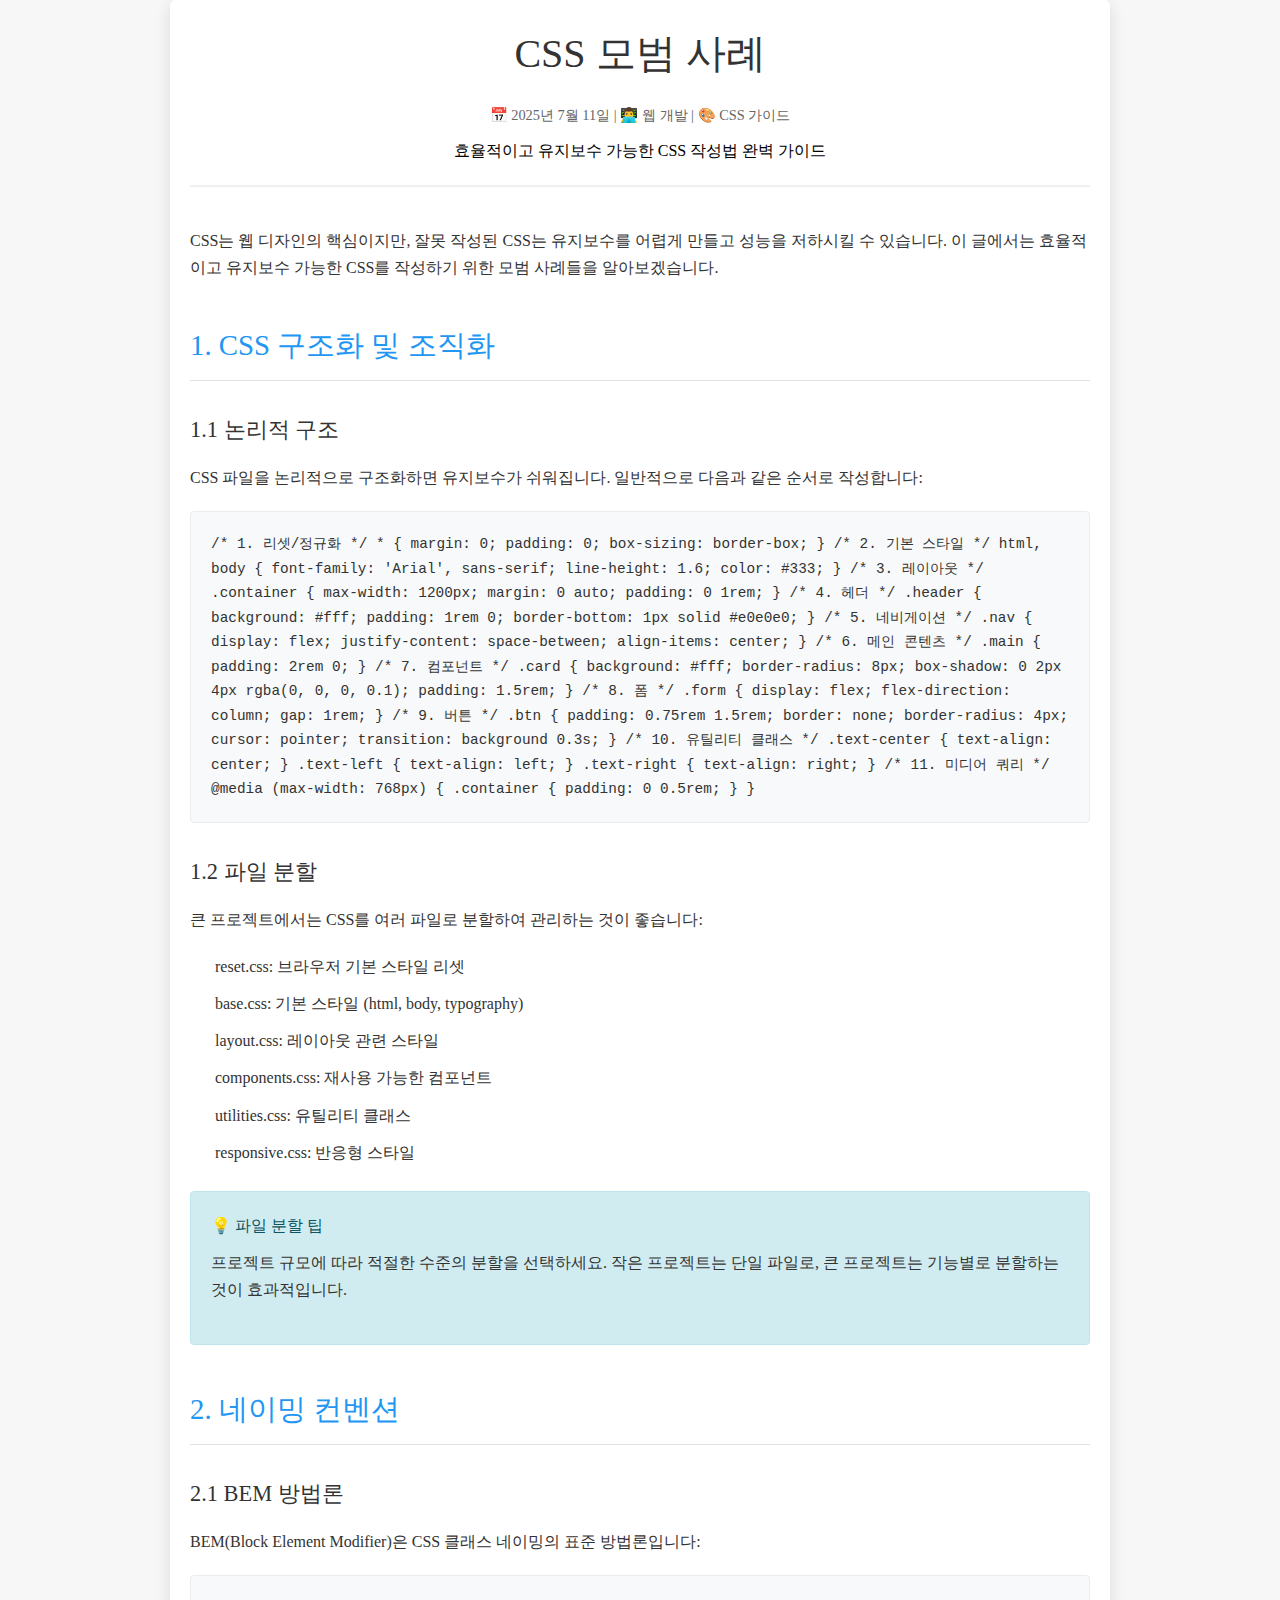
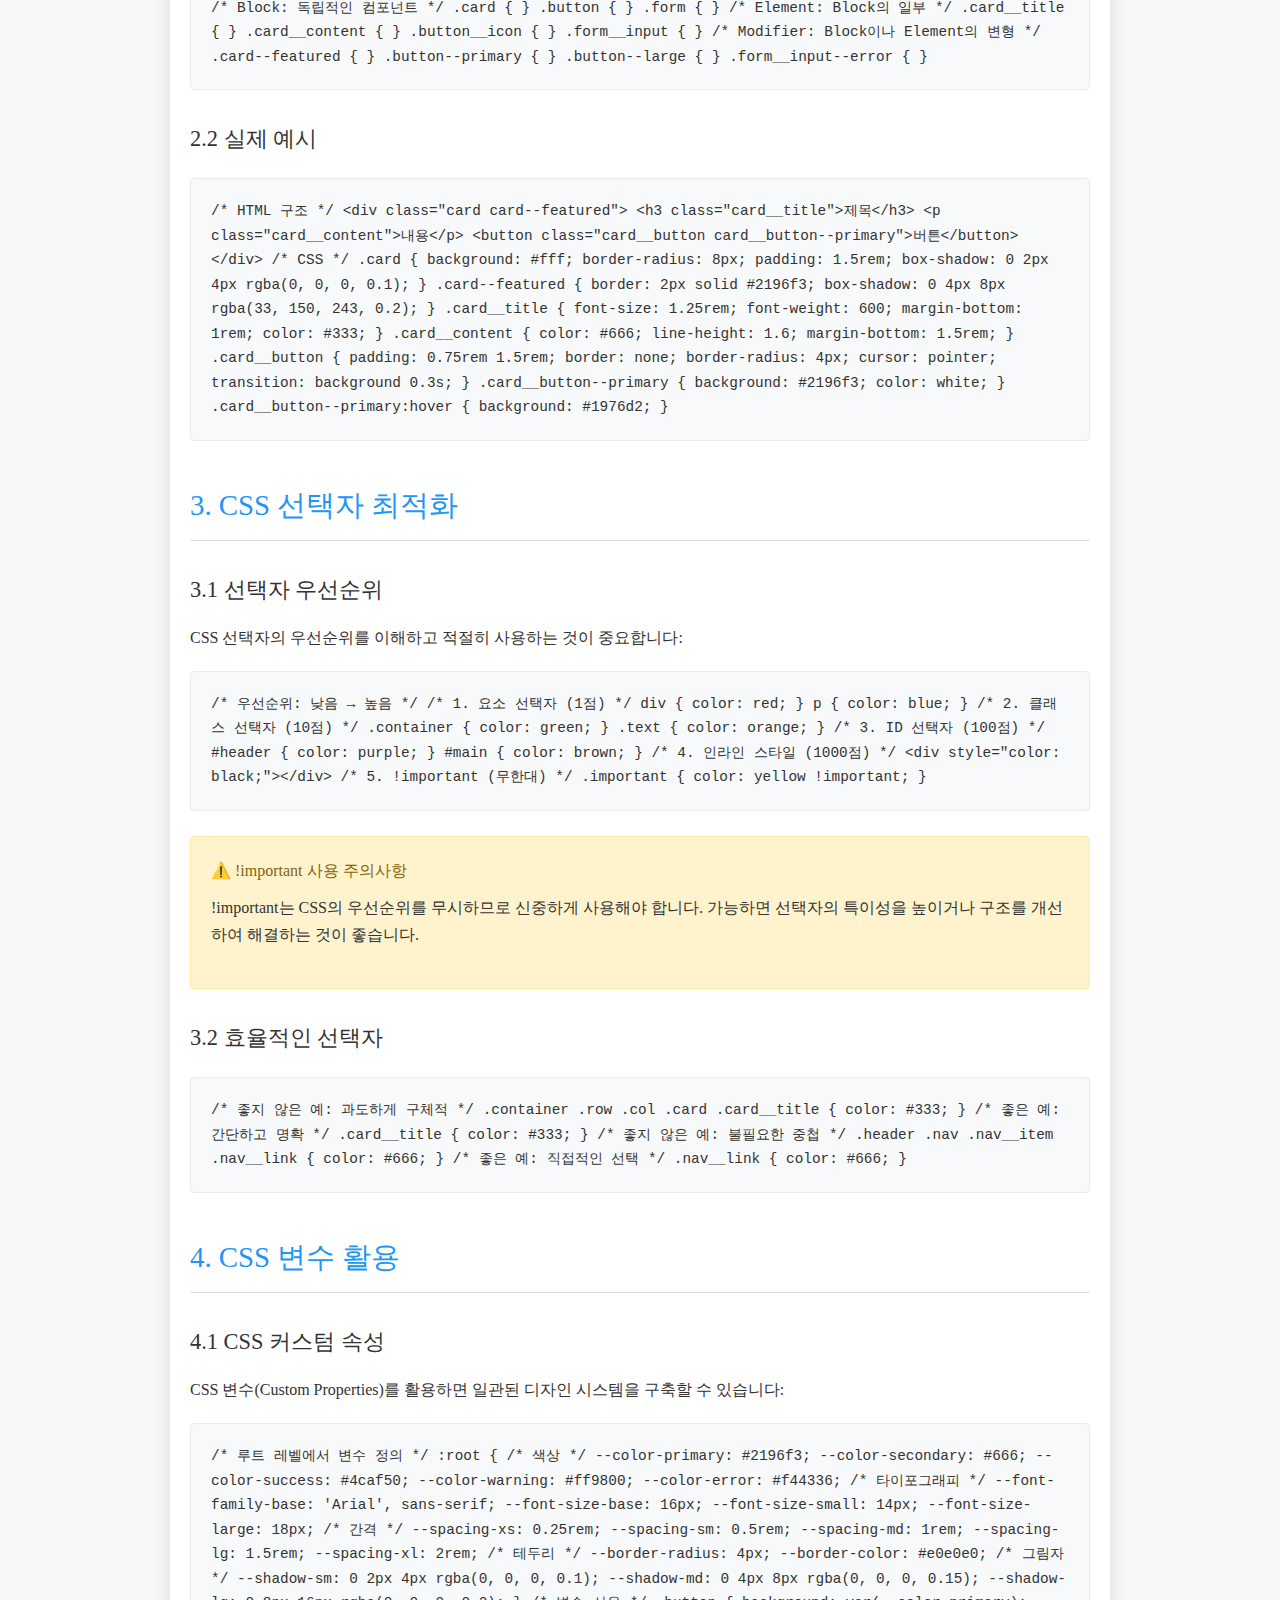
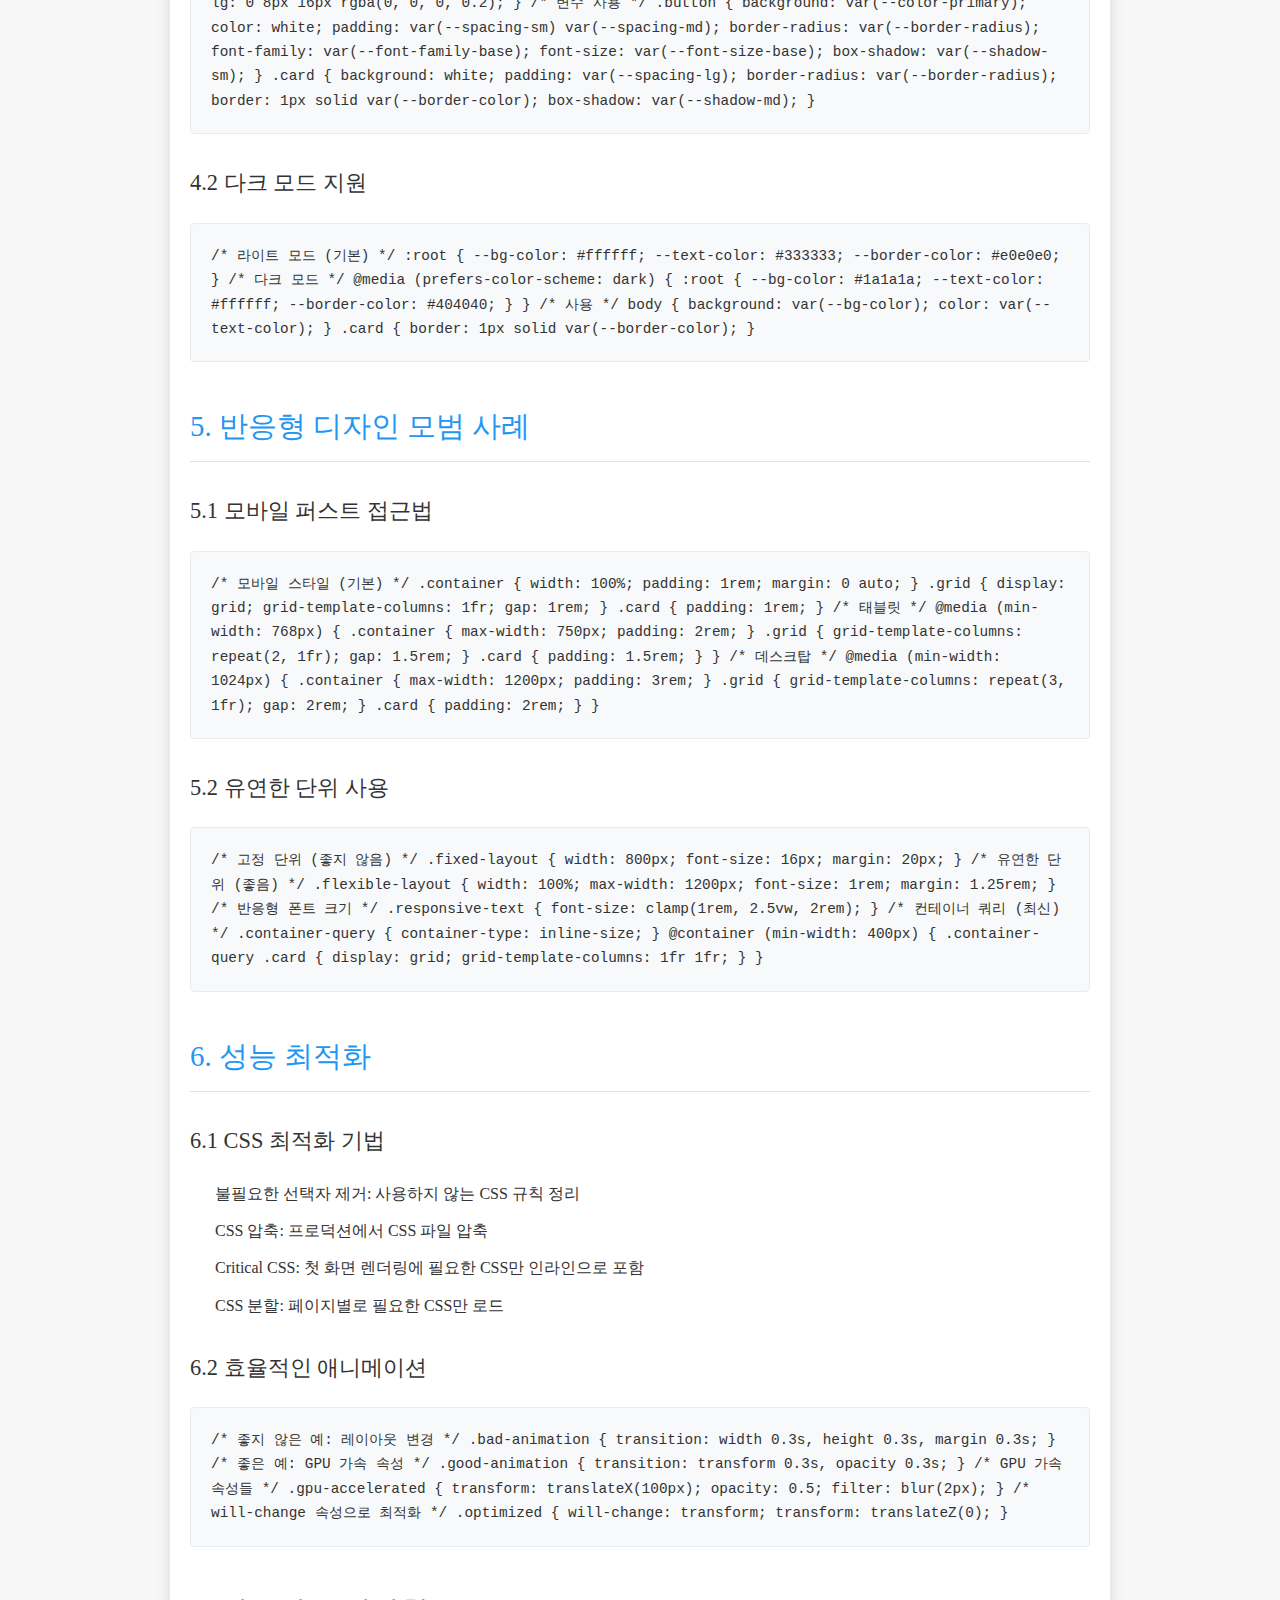
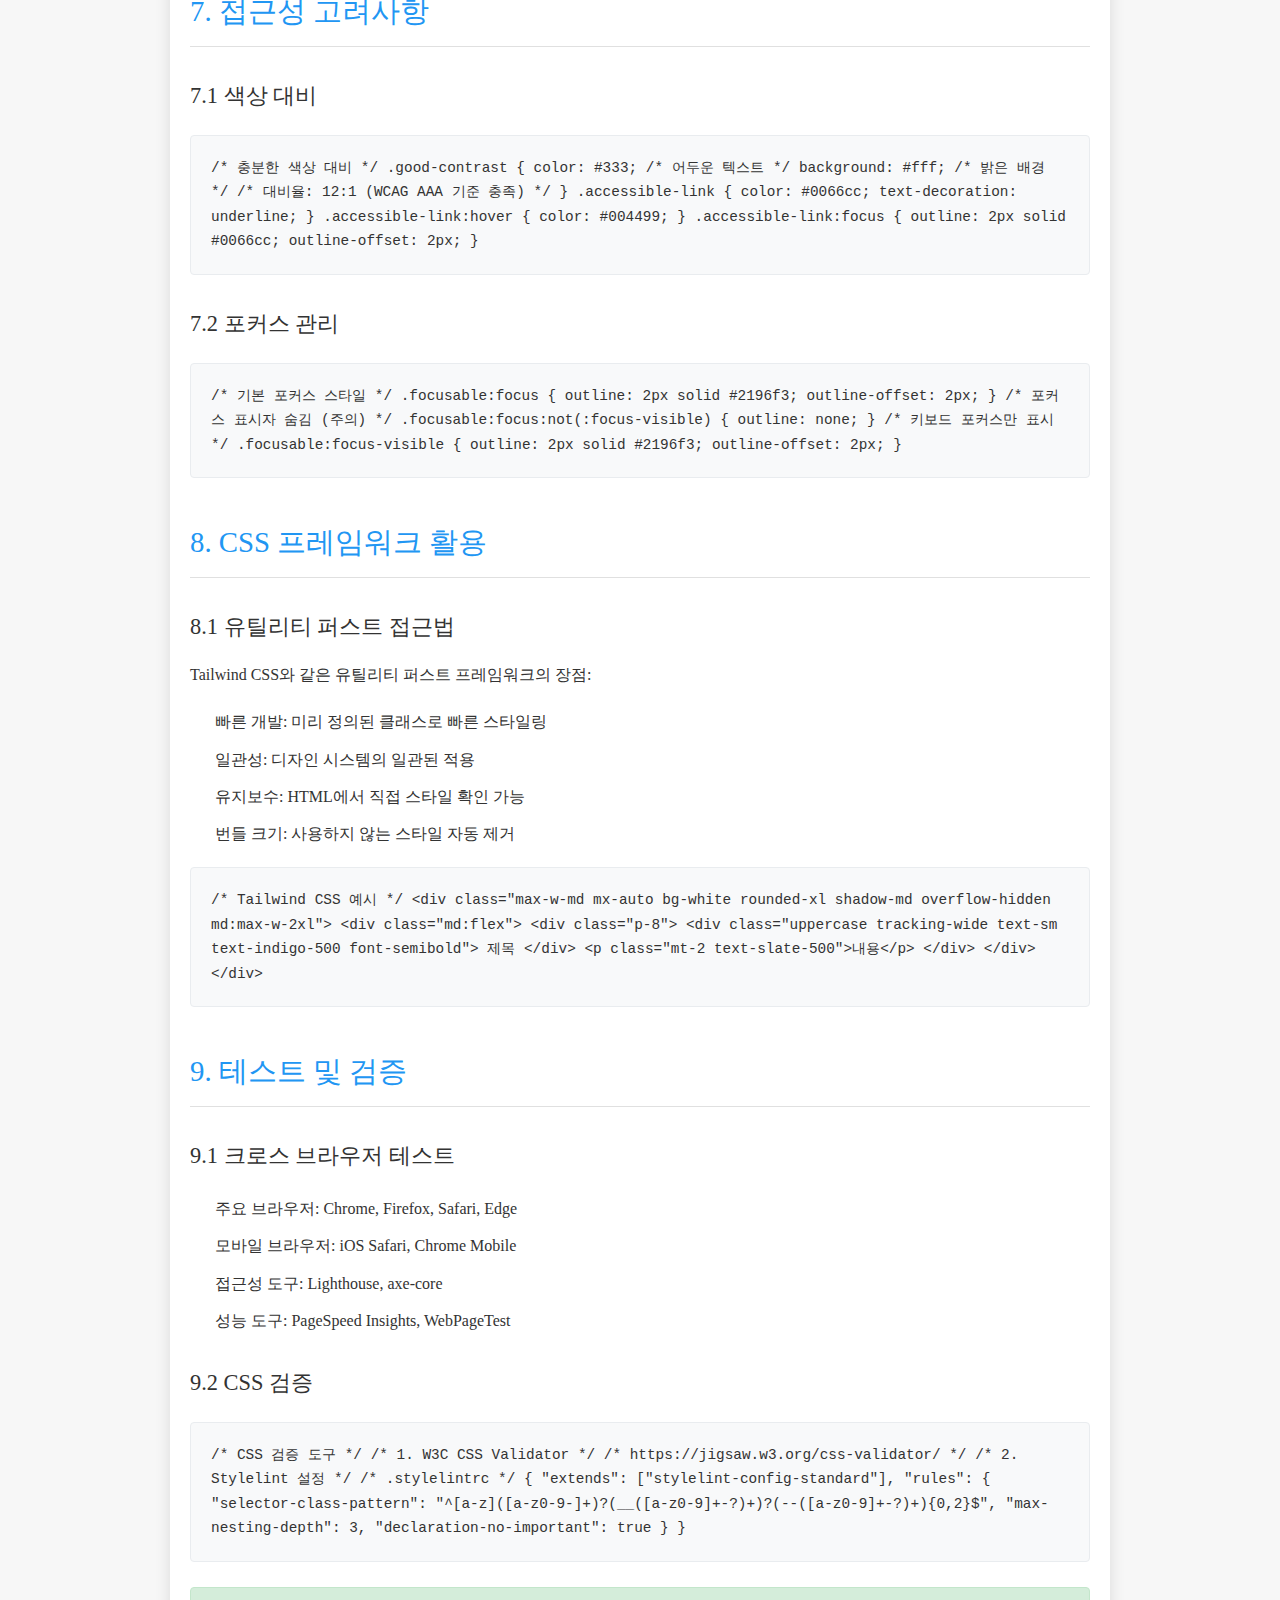
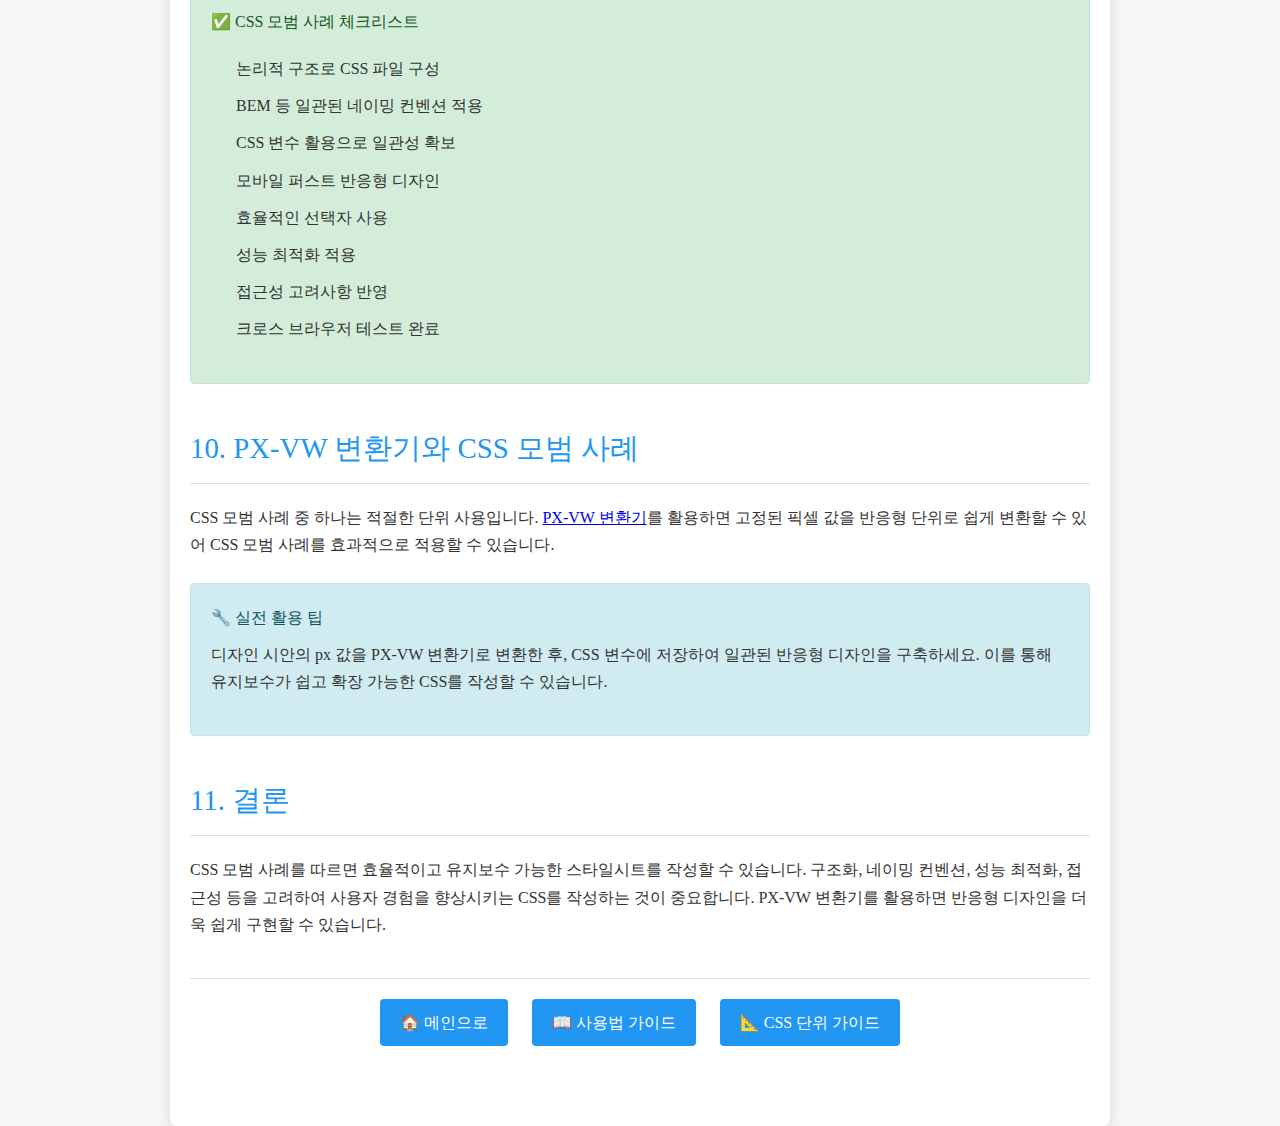
<file: blog-css-best-practices.html>
<!DOCTYPE html>
<html lang="ko">
<head>
  <meta charset="UTF-8">
  <meta name="viewport" content="width=device-width, initial-scale=1.0, minimum-scale=1.0, maximum-scale=1.0 user-scalable=no">
  <title>CSS 모범 사례 | 효율적이고 유지보수 가능한 CSS 작성법</title>
  <link rel="icon" href="favicon.ico">
  <meta name="description" content="CSS 모범 사례를 통해 효율적이고 유지보수 가능한 스타일시트를 작성하는 방법을 알아보세요. 네이밍 컨벤션, 구조화, 성능 최적화까지 완벽 가이드입니다.">
  <meta name="keywords" content="CSS 모범 사례, CSS 가이드, 웹 개발, CSS 구조화, CSS 네이밍, CSS 성능 최적화">
  <meta property="og:title" content="CSS 모범 사례">
  <meta property="og:description" content="효율적이고 유지보수 가능한 CSS 작성법">
  <meta property="og:url" content="https://pxtovw.co.kr/blog-css-best-practices.html">
  <meta property="og:image" content="https://pxtovw.co.kr/img/og.png">
  
  <!-- font add -->
  <link rel="preconnect" href="https://fonts.googleapis.com">
  <link rel="preconnect" href="https://fonts.gstatic.com" crossorigin>
  <link href="https://fonts.googleapis.com/css2?family=Noto+Sans+KR:wght@100..900&display=swap" rel="stylesheet">
  
  <link rel="stylesheet" href="css/style.css">
  <link rel="stylesheet" href="css/reset.css">
  <link rel="stylesheet" href="css/blog.css">
</head>
<body>
  <div class="blog-container">
    <div class="blog-header">
      <h1>CSS 모범 사례</h1>
      <div class="blog-meta">
        <span>📅 2025년 7월 11일</span> | 
        <span>👨‍💻 웹 개발</span> | 
        <span>🎨 CSS 가이드</span>
      </div>
      <p>효율적이고 유지보수 가능한 CSS 작성법 완벽 가이드</p>
    </div>
    
    <div class="blog-content">
      <p>CSS는 웹 디자인의 핵심이지만, 잘못 작성된 CSS는 유지보수를 어렵게 만들고 성능을 저하시킬 수 있습니다. 이 글에서는 효율적이고 유지보수 가능한 CSS를 작성하기 위한 모범 사례들을 알아보겠습니다.</p>
      
      <h2>1. CSS 구조화 및 조직화</h2>
      
      <h3>1.1 논리적 구조</h3>
      
      <p>CSS 파일을 논리적으로 구조화하면 유지보수가 쉬워집니다. 일반적으로 다음과 같은 순서로 작성합니다:</p>
      
      <div class="code-block">
        /* 1. 리셋/정규화 */
        * {
          margin: 0;
          padding: 0;
          box-sizing: border-box;
        }
        
        /* 2. 기본 스타일 */
        html, body {
          font-family: 'Arial', sans-serif;
          line-height: 1.6;
          color: #333;
        }
        
        /* 3. 레이아웃 */
        .container {
          max-width: 1200px;
          margin: 0 auto;
          padding: 0 1rem;
        }
        
        /* 4. 헤더 */
        .header {
          background: #fff;
          padding: 1rem 0;
          border-bottom: 1px solid #e0e0e0;
        }
        
        /* 5. 네비게이션 */
        .nav {
          display: flex;
          justify-content: space-between;
          align-items: center;
        }
        
        /* 6. 메인 콘텐츠 */
        .main {
          padding: 2rem 0;
        }
        
        /* 7. 컴포넌트 */
        .card {
          background: #fff;
          border-radius: 8px;
          box-shadow: 0 2px 4px rgba(0, 0, 0, 0.1);
          padding: 1.5rem;
        }
        
        /* 8. 폼 */
        .form {
          display: flex;
          flex-direction: column;
          gap: 1rem;
        }
        
        /* 9. 버튼 */
        .btn {
          padding: 0.75rem 1.5rem;
          border: none;
          border-radius: 4px;
          cursor: pointer;
          transition: background 0.3s;
        }
        
        /* 10. 유틸리티 클래스 */
        .text-center { text-align: center; }
        .text-left { text-align: left; }
        .text-right { text-align: right; }
        
        /* 11. 미디어 쿼리 */
        @media (max-width: 768px) {
          .container {
            padding: 0 0.5rem;
          }
        }
      </div>
      
      <h3>1.2 파일 분할</h3>
      
      <p>큰 프로젝트에서는 CSS를 여러 파일로 분할하여 관리하는 것이 좋습니다:</p>
      
      <ul>
        <li><strong>reset.css</strong>: 브라우저 기본 스타일 리셋</li>
        <li><strong>base.css</strong>: 기본 스타일 (html, body, typography)</li>
        <li><strong>layout.css</strong>: 레이아웃 관련 스타일</li>
        <li><strong>components.css</strong>: 재사용 가능한 컴포넌트</li>
        <li><strong>utilities.css</strong>: 유틸리티 클래스</li>
        <li><strong>responsive.css</strong>: 반응형 스타일</li>
      </ul>
      
      <div class="tip-box">
        <h4>💡 파일 분할 팁</h4>
        <p>프로젝트 규모에 따라 적절한 수준의 분할을 선택하세요. 작은 프로젝트는 단일 파일로, 큰 프로젝트는 기능별로 분할하는 것이 효과적입니다.</p>
      </div>
      
      <h2>2. 네이밍 컨벤션</h2>
      
      <h3>2.1 BEM 방법론</h3>
      
      <p>BEM(Block Element Modifier)은 CSS 클래스 네이밍의 표준 방법론입니다:</p>
      
      <div class="code-block">
        /* Block: 독립적인 컴포넌트 */
        .card { }
        .button { }
        .form { }
        
        /* Element: Block의 일부 */
        .card__title { }
        .card__content { }
        .button__icon { }
        .form__input { }
        
        /* Modifier: Block이나 Element의 변형 */
        .card--featured { }
        .button--primary { }
        .button--large { }
        .form__input--error { }
      </div>
      
      <h3>2.2 실제 예시</h3>
      
      <div class="code-block">
        /* HTML 구조 */
        &lt;div class="card card--featured"&gt;
          &lt;h3 class="card__title"&gt;제목&lt;/h3&gt;
          &lt;p class="card__content"&gt;내용&lt;/p&gt;
          &lt;button class="card__button card__button--primary"&gt;버튼&lt;/button&gt;
        &lt;/div&gt;
        
        /* CSS */
        .card {
          background: #fff;
          border-radius: 8px;
          padding: 1.5rem;
          box-shadow: 0 2px 4px rgba(0, 0, 0, 0.1);
        }
        
        .card--featured {
          border: 2px solid #2196f3;
          box-shadow: 0 4px 8px rgba(33, 150, 243, 0.2);
        }
        
        .card__title {
          font-size: 1.25rem;
          font-weight: 600;
          margin-bottom: 1rem;
          color: #333;
        }
        
        .card__content {
          color: #666;
          line-height: 1.6;
          margin-bottom: 1.5rem;
        }
        
        .card__button {
          padding: 0.75rem 1.5rem;
          border: none;
          border-radius: 4px;
          cursor: pointer;
          transition: background 0.3s;
        }
        
        .card__button--primary {
          background: #2196f3;
          color: white;
        }
        
        .card__button--primary:hover {
          background: #1976d2;
        }
      </div>
      
      <h2>3. CSS 선택자 최적화</h2>
      
      <h3>3.1 선택자 우선순위</h3>
      
      <p>CSS 선택자의 우선순위를 이해하고 적절히 사용하는 것이 중요합니다:</p>
      
      <div class="code-block">
        /* 우선순위: 낮음 → 높음 */
        
        /* 1. 요소 선택자 (1점) */
        div { color: red; }
        p { color: blue; }
        
        /* 2. 클래스 선택자 (10점) */
        .container { color: green; }
        .text { color: orange; }
        
        /* 3. ID 선택자 (100점) */
        #header { color: purple; }
        #main { color: brown; }
        
        /* 4. 인라인 스타일 (1000점) */
        &lt;div style="color: black;"&gt;&lt;/div&gt;
        
        /* 5. !important (무한대) */
        .important { color: yellow !important; }
      </div>
      
      <div class="warning-box">
        <h4>⚠️ !important 사용 주의사항</h4>
        <p>!important는 CSS의 우선순위를 무시하므로 신중하게 사용해야 합니다. 가능하면 선택자의 특이성을 높이거나 구조를 개선하여 해결하는 것이 좋습니다.</p>
      </div>
      
      <h3>3.2 효율적인 선택자</h3>
      
      <div class="code-block">
        /* 좋지 않은 예: 과도하게 구체적 */
        .container .row .col .card .card__title {
          color: #333;
        }
        
        /* 좋은 예: 간단하고 명확 */
        .card__title {
          color: #333;
        }
        
        /* 좋지 않은 예: 불필요한 중첩 */
        .header .nav .nav__item .nav__link {
          color: #666;
        }
        
        /* 좋은 예: 직접적인 선택 */
        .nav__link {
          color: #666;
        }
      </div>
      
      <h2>4. CSS 변수 활용</h2>
      
      <h3>4.1 CSS 커스텀 속성</h3>
      
      <p>CSS 변수(Custom Properties)를 활용하면 일관된 디자인 시스템을 구축할 수 있습니다:</p>
      
      <div class="code-block">
        /* 루트 레벨에서 변수 정의 */
        :root {
          /* 색상 */
          --color-primary: #2196f3;
          --color-secondary: #666;
          --color-success: #4caf50;
          --color-warning: #ff9800;
          --color-error: #f44336;
          
          /* 타이포그래피 */
          --font-family-base: 'Arial', sans-serif;
          --font-size-base: 16px;
          --font-size-small: 14px;
          --font-size-large: 18px;
          
          /* 간격 */
          --spacing-xs: 0.25rem;
          --spacing-sm: 0.5rem;
          --spacing-md: 1rem;
          --spacing-lg: 1.5rem;
          --spacing-xl: 2rem;
          
          /* 테두리 */
          --border-radius: 4px;
          --border-color: #e0e0e0;
          
          /* 그림자 */
          --shadow-sm: 0 2px 4px rgba(0, 0, 0, 0.1);
          --shadow-md: 0 4px 8px rgba(0, 0, 0, 0.15);
          --shadow-lg: 0 8px 16px rgba(0, 0, 0, 0.2);
        }
        
        /* 변수 사용 */
        .button {
          background: var(--color-primary);
          color: white;
          padding: var(--spacing-sm) var(--spacing-md);
          border-radius: var(--border-radius);
          font-family: var(--font-family-base);
          font-size: var(--font-size-base);
          box-shadow: var(--shadow-sm);
        }
        
        .card {
          background: white;
          padding: var(--spacing-lg);
          border-radius: var(--border-radius);
          border: 1px solid var(--border-color);
          box-shadow: var(--shadow-md);
        }
      </div>
      
      <h3>4.2 다크 모드 지원</h3>
      
      <div class="code-block">
        /* 라이트 모드 (기본) */
        :root {
          --bg-color: #ffffff;
          --text-color: #333333;
          --border-color: #e0e0e0;
        }
        
        /* 다크 모드 */
        @media (prefers-color-scheme: dark) {
          :root {
            --bg-color: #1a1a1a;
            --text-color: #ffffff;
            --border-color: #404040;
          }
        }
        
        /* 사용 */
        body {
          background: var(--bg-color);
          color: var(--text-color);
        }
        
        .card {
          border: 1px solid var(--border-color);
        }
      </div>
      
      <h2>5. 반응형 디자인 모범 사례</h2>
      
      <h3>5.1 모바일 퍼스트 접근법</h3>
      
      <div class="code-block">
        /* 모바일 스타일 (기본) */
        .container {
          width: 100%;
          padding: 1rem;
          margin: 0 auto;
        }
        
        .grid {
          display: grid;
          grid-template-columns: 1fr;
          gap: 1rem;
        }
        
        .card {
          padding: 1rem;
        }
        
        /* 태블릿 */
        @media (min-width: 768px) {
          .container {
            max-width: 750px;
            padding: 2rem;
          }
          
          .grid {
            grid-template-columns: repeat(2, 1fr);
            gap: 1.5rem;
          }
          
          .card {
            padding: 1.5rem;
          }
        }
        
        /* 데스크탑 */
        @media (min-width: 1024px) {
          .container {
            max-width: 1200px;
            padding: 3rem;
          }
          
          .grid {
            grid-template-columns: repeat(3, 1fr);
            gap: 2rem;
          }
          
          .card {
            padding: 2rem;
          }
        }
      </div>
      
      <h3>5.2 유연한 단위 사용</h3>
      
      <div class="code-block">
        /* 고정 단위 (좋지 않음) */
        .fixed-layout {
          width: 800px;
          font-size: 16px;
          margin: 20px;
        }
        
        /* 유연한 단위 (좋음) */
        .flexible-layout {
          width: 100%;
          max-width: 1200px;
          font-size: 1rem;
          margin: 1.25rem;
        }
        
        /* 반응형 폰트 크기 */
        .responsive-text {
          font-size: clamp(1rem, 2.5vw, 2rem);
        }
        
        /* 컨테이너 쿼리 (최신) */
        .container-query {
          container-type: inline-size;
        }
        
        @container (min-width: 400px) {
          .container-query .card {
            display: grid;
            grid-template-columns: 1fr 1fr;
          }
        }
      </div>
      
      <h2>6. 성능 최적화</h2>
      
      <h3>6.1 CSS 최적화 기법</h3>
      
      <ul>
        <li><strong>불필요한 선택자 제거</strong>: 사용하지 않는 CSS 규칙 정리</li>
        <li><strong>CSS 압축</strong>: 프로덕션에서 CSS 파일 압축</li>
        <li><strong>Critical CSS</strong>: 첫 화면 렌더링에 필요한 CSS만 인라인으로 포함</li>
        <li><strong>CSS 분할</strong>: 페이지별로 필요한 CSS만 로드</li>
      </ul>
      
      <h3>6.2 효율적인 애니메이션</h3>
      
      <div class="code-block">
        /* 좋지 않은 예: 레이아웃 변경 */
        .bad-animation {
          transition: width 0.3s, height 0.3s, margin 0.3s;
        }
        
        /* 좋은 예: GPU 가속 속성 */
        .good-animation {
          transition: transform 0.3s, opacity 0.3s;
        }
        
        /* GPU 가속 속성들 */
        .gpu-accelerated {
          transform: translateX(100px);
          opacity: 0.5;
          filter: blur(2px);
        }
        
        /* will-change 속성으로 최적화 */
        .optimized {
          will-change: transform;
          transform: translateZ(0);
        }
      </div>
      
      <h2>7. 접근성 고려사항</h2>
      
      <h3>7.1 색상 대비</h3>
      
      <div class="code-block">
        /* 충분한 색상 대비 */
        .good-contrast {
          color: #333;  /* 어두운 텍스트 */
          background: #fff;  /* 밝은 배경 */
          /* 대비율: 12:1 (WCAG AAA 기준 충족) */
        }
        
        .accessible-link {
          color: #0066cc;
          text-decoration: underline;
        }
        
        .accessible-link:hover {
          color: #004499;
        }
        
        .accessible-link:focus {
          outline: 2px solid #0066cc;
          outline-offset: 2px;
        }
      </div>
      
      <h3>7.2 포커스 관리</h3>
      
      <div class="code-block">
        /* 기본 포커스 스타일 */
        .focusable:focus {
          outline: 2px solid #2196f3;
          outline-offset: 2px;
        }
        
        /* 포커스 표시자 숨김 (주의) */
        .focusable:focus:not(:focus-visible) {
          outline: none;
        }
        
        /* 키보드 포커스만 표시 */
        .focusable:focus-visible {
          outline: 2px solid #2196f3;
          outline-offset: 2px;
        }
      </div>
      
      <h2>8. CSS 프레임워크 활용</h2>
      
      <h3>8.1 유틸리티 퍼스트 접근법</h3>
      
      <p>Tailwind CSS와 같은 유틸리티 퍼스트 프레임워크의 장점:</p>
      
      <ul>
        <li><strong>빠른 개발</strong>: 미리 정의된 클래스로 빠른 스타일링</li>
        <li><strong>일관성</strong>: 디자인 시스템의 일관된 적용</li>
        <li><strong>유지보수</strong>: HTML에서 직접 스타일 확인 가능</li>
        <li><strong>번들 크기</strong>: 사용하지 않는 스타일 자동 제거</li>
      </ul>
      
      <div class="code-block">
        /* Tailwind CSS 예시 */
        &lt;div class="max-w-md mx-auto bg-white rounded-xl shadow-md overflow-hidden md:max-w-2xl"&gt;
          &lt;div class="md:flex"&gt;
            &lt;div class="p-8"&gt;
              &lt;div class="uppercase tracking-wide text-sm text-indigo-500 font-semibold"&gt;
                제목
              &lt;/div&gt;
              &lt;p class="mt-2 text-slate-500"&gt;내용&lt;/p&gt;
            &lt;/div&gt;
          &lt;/div&gt;
        &lt;/div&gt;
      </div>
      
      <h2>9. 테스트 및 검증</h2>
      
      <h3>9.1 크로스 브라우저 테스트</h3>
      
      <ul>
        <li><strong>주요 브라우저</strong>: Chrome, Firefox, Safari, Edge</li>
        <li><strong>모바일 브라우저</strong>: iOS Safari, Chrome Mobile</li>
        <li><strong>접근성 도구</strong>: Lighthouse, axe-core</li>
        <li><strong>성능 도구</strong>: PageSpeed Insights, WebPageTest</li>
      </ul>
      
      <h3>9.2 CSS 검증</h3>
      
      <div class="code-block">
        /* CSS 검증 도구 */
        
        /* 1. W3C CSS Validator */
        /* https://jigsaw.w3.org/css-validator/ */
        
        /* 2. Stylelint 설정 */
        /* .stylelintrc */
        {
          "extends": ["stylelint-config-standard"],
          "rules": {
            "selector-class-pattern": "^[a-z]([a-z0-9-]+)?(__([a-z0-9]+-?)+)?(--([a-z0-9]+-?)+){0,2}$",
            "max-nesting-depth": 3,
            "declaration-no-important": true
          }
        }
      </div>
      
      <div class="success-box">
        <h4>✅ CSS 모범 사례 체크리스트</h4>
        <ul>
          <li>논리적 구조로 CSS 파일 구성</li>
          <li>BEM 등 일관된 네이밍 컨벤션 적용</li>
          <li>CSS 변수 활용으로 일관성 확보</li>
          <li>모바일 퍼스트 반응형 디자인</li>
          <li>효율적인 선택자 사용</li>
          <li>성능 최적화 적용</li>
          <li>접근성 고려사항 반영</li>
          <li>크로스 브라우저 테스트 완료</li>
        </ul>
      </div>
      
      <h2>10. PX-VW 변환기와 CSS 모범 사례</h2>
      
      <p>CSS 모범 사례 중 하나는 적절한 단위 사용입니다. <a href="index.html">PX-VW 변환기</a>를 활용하면 고정된 픽셀 값을 반응형 단위로 쉽게 변환할 수 있어 CSS 모범 사례를 효과적으로 적용할 수 있습니다.</p>
      
      <div class="tip-box">
        <h4>🔧 실전 활용 팁</h4>
        <p>디자인 시안의 px 값을 PX-VW 변환기로 변환한 후, CSS 변수에 저장하여 일관된 반응형 디자인을 구축하세요. 이를 통해 유지보수가 쉽고 확장 가능한 CSS를 작성할 수 있습니다.</p>
      </div>
      
      <h2>11. 결론</h2>
      
      <p>CSS 모범 사례를 따르면 효율적이고 유지보수 가능한 스타일시트를 작성할 수 있습니다. 구조화, 네이밍 컨벤션, 성능 최적화, 접근성 등을 고려하여 사용자 경험을 향상시키는 CSS를 작성하는 것이 중요합니다. PX-VW 변환기를 활용하면 반응형 디자인을 더욱 쉽게 구현할 수 있습니다.</p>
      
      <div class="nav-links">
        <a href="index.html">🏠 메인으로</a>
        <a href="how-to-use.html">📖 사용법 가이드</a>
        <a href="blog-css-units.html">📐 CSS 단위 가이드</a>
      </div>
    </div>
  </div>
</body>
</html>
</file>
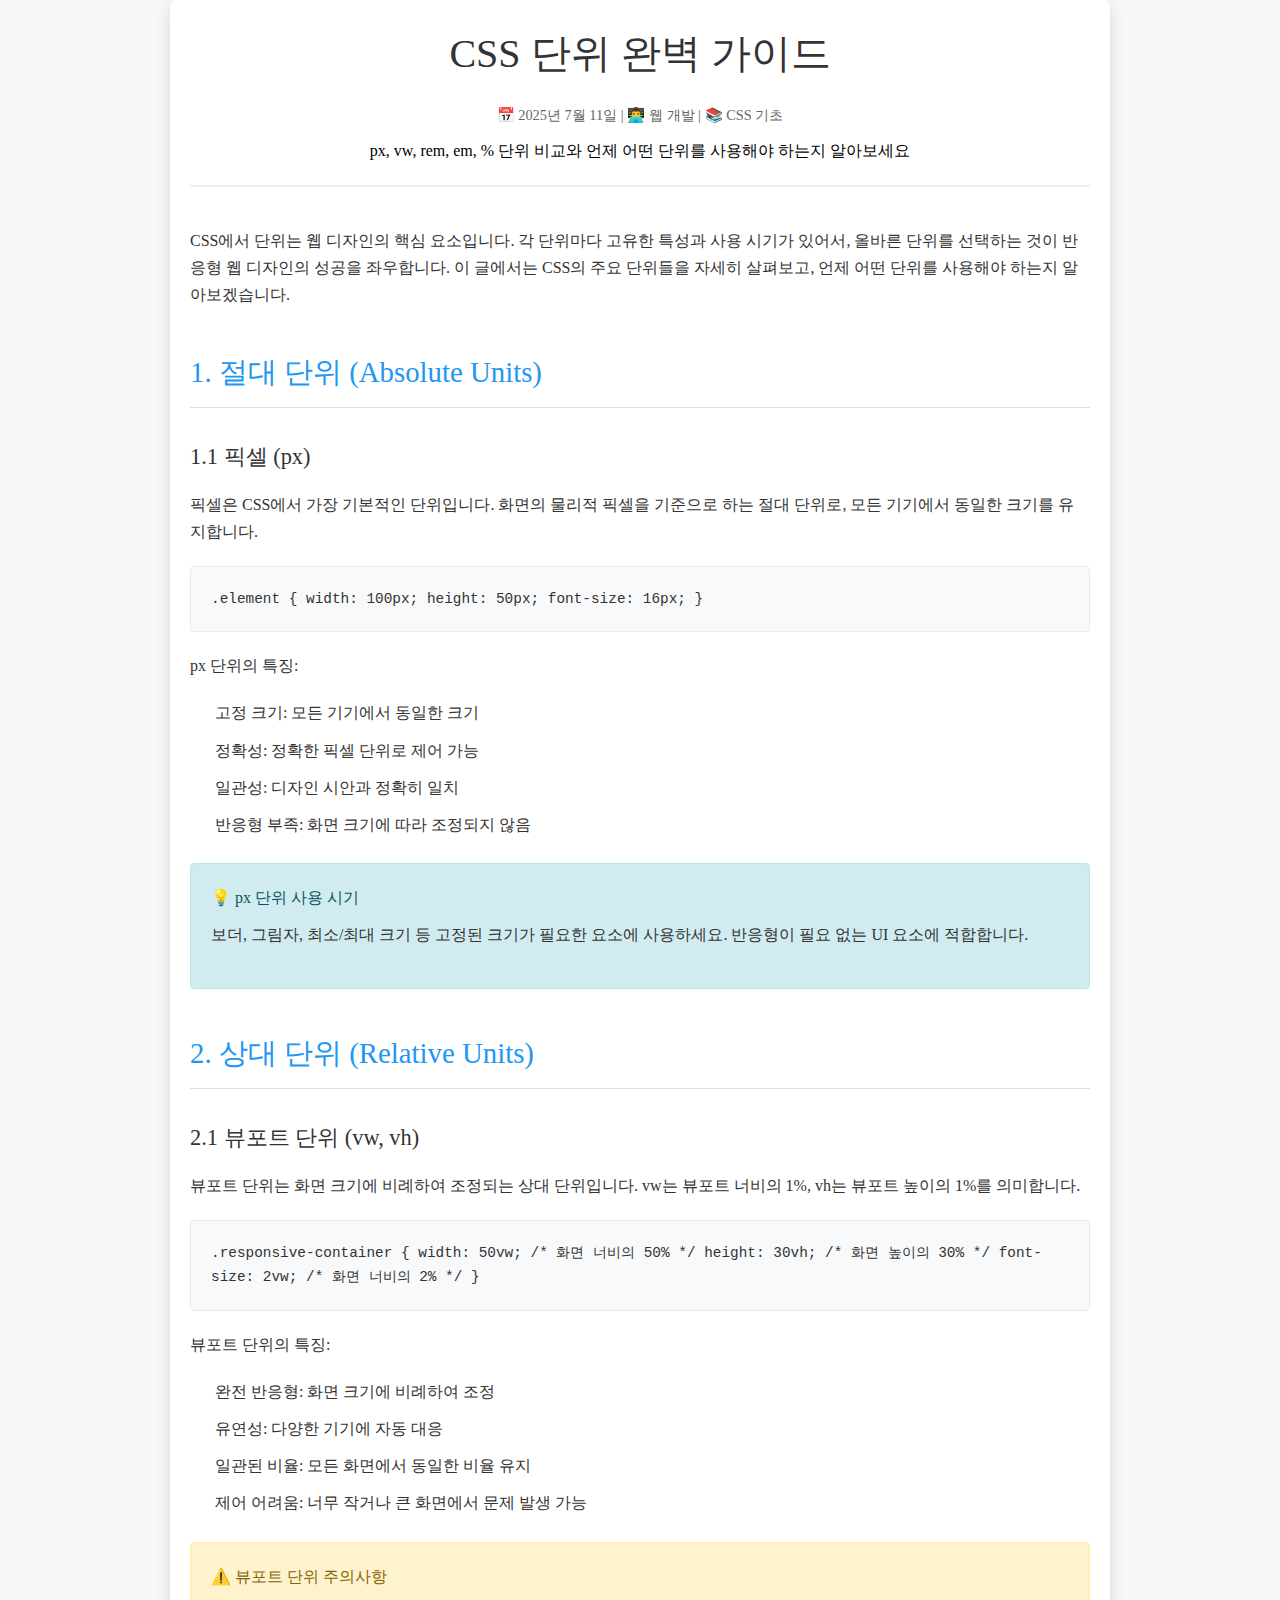
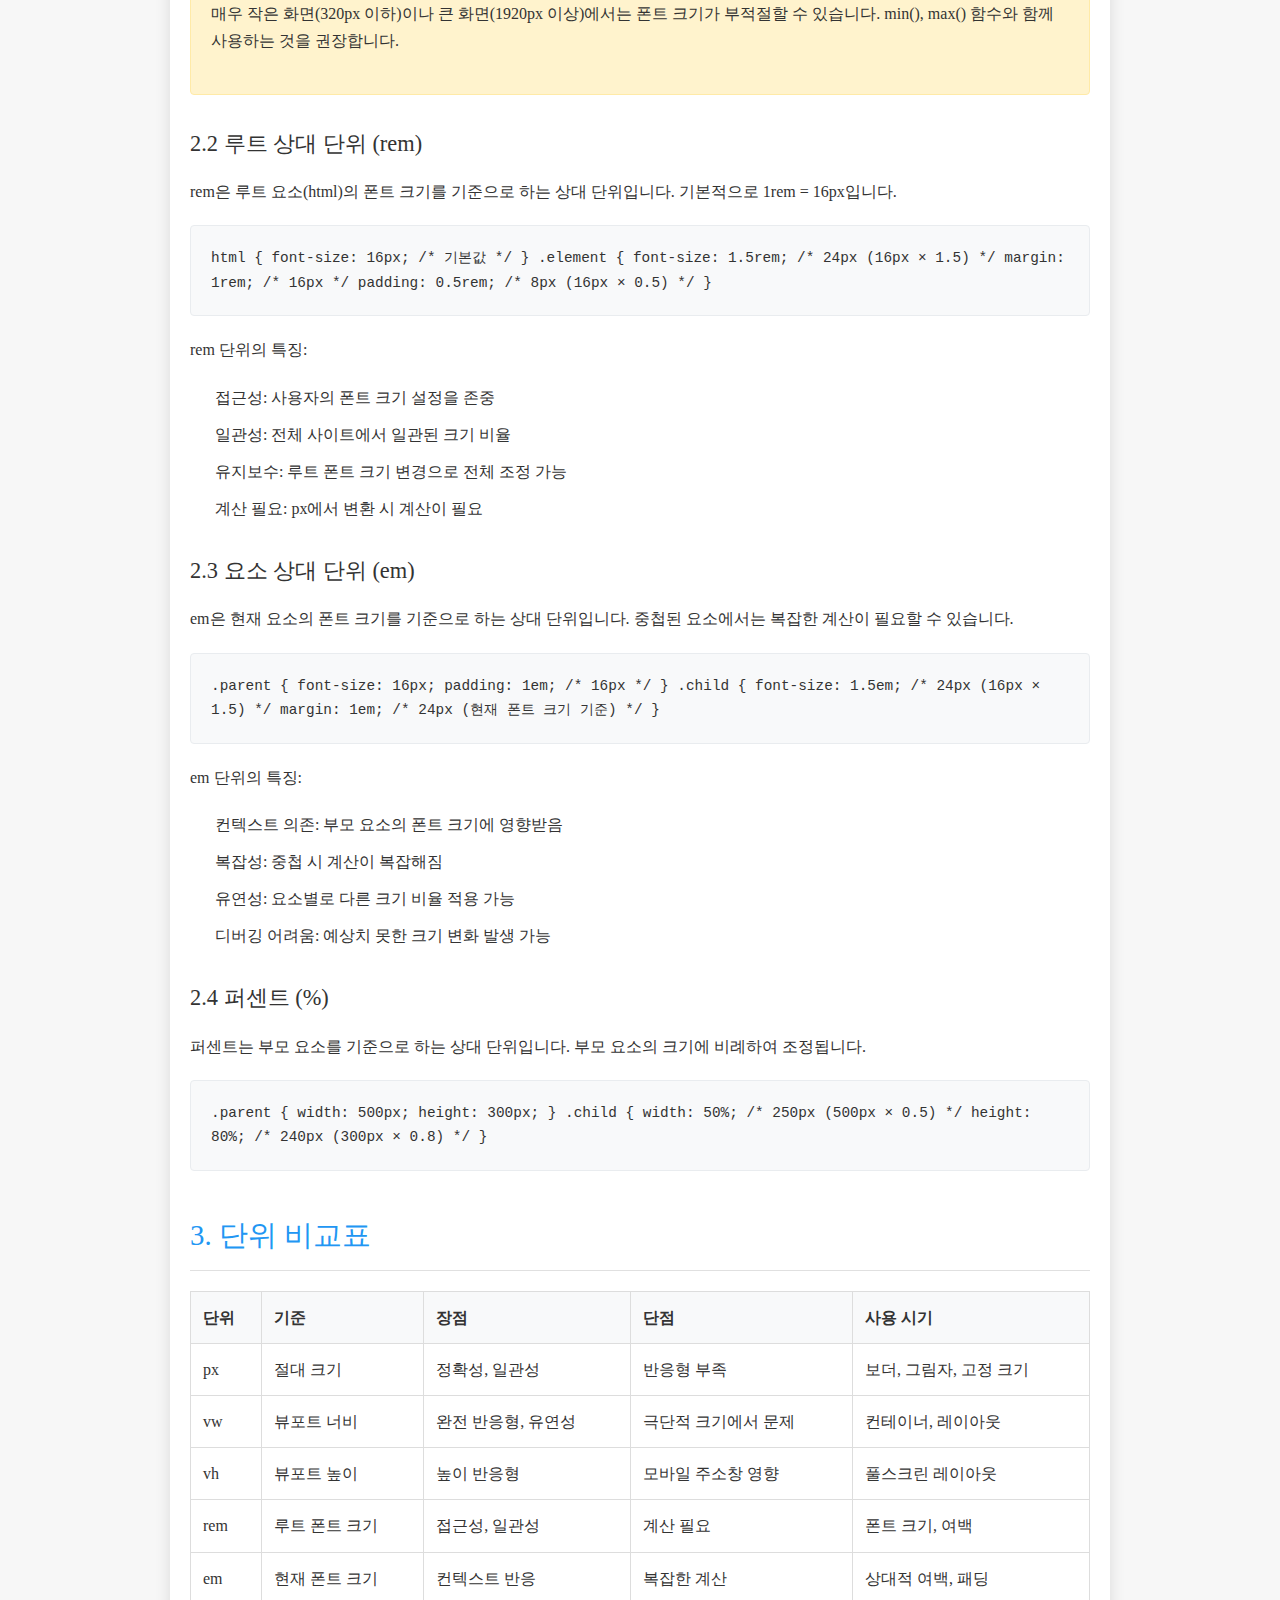
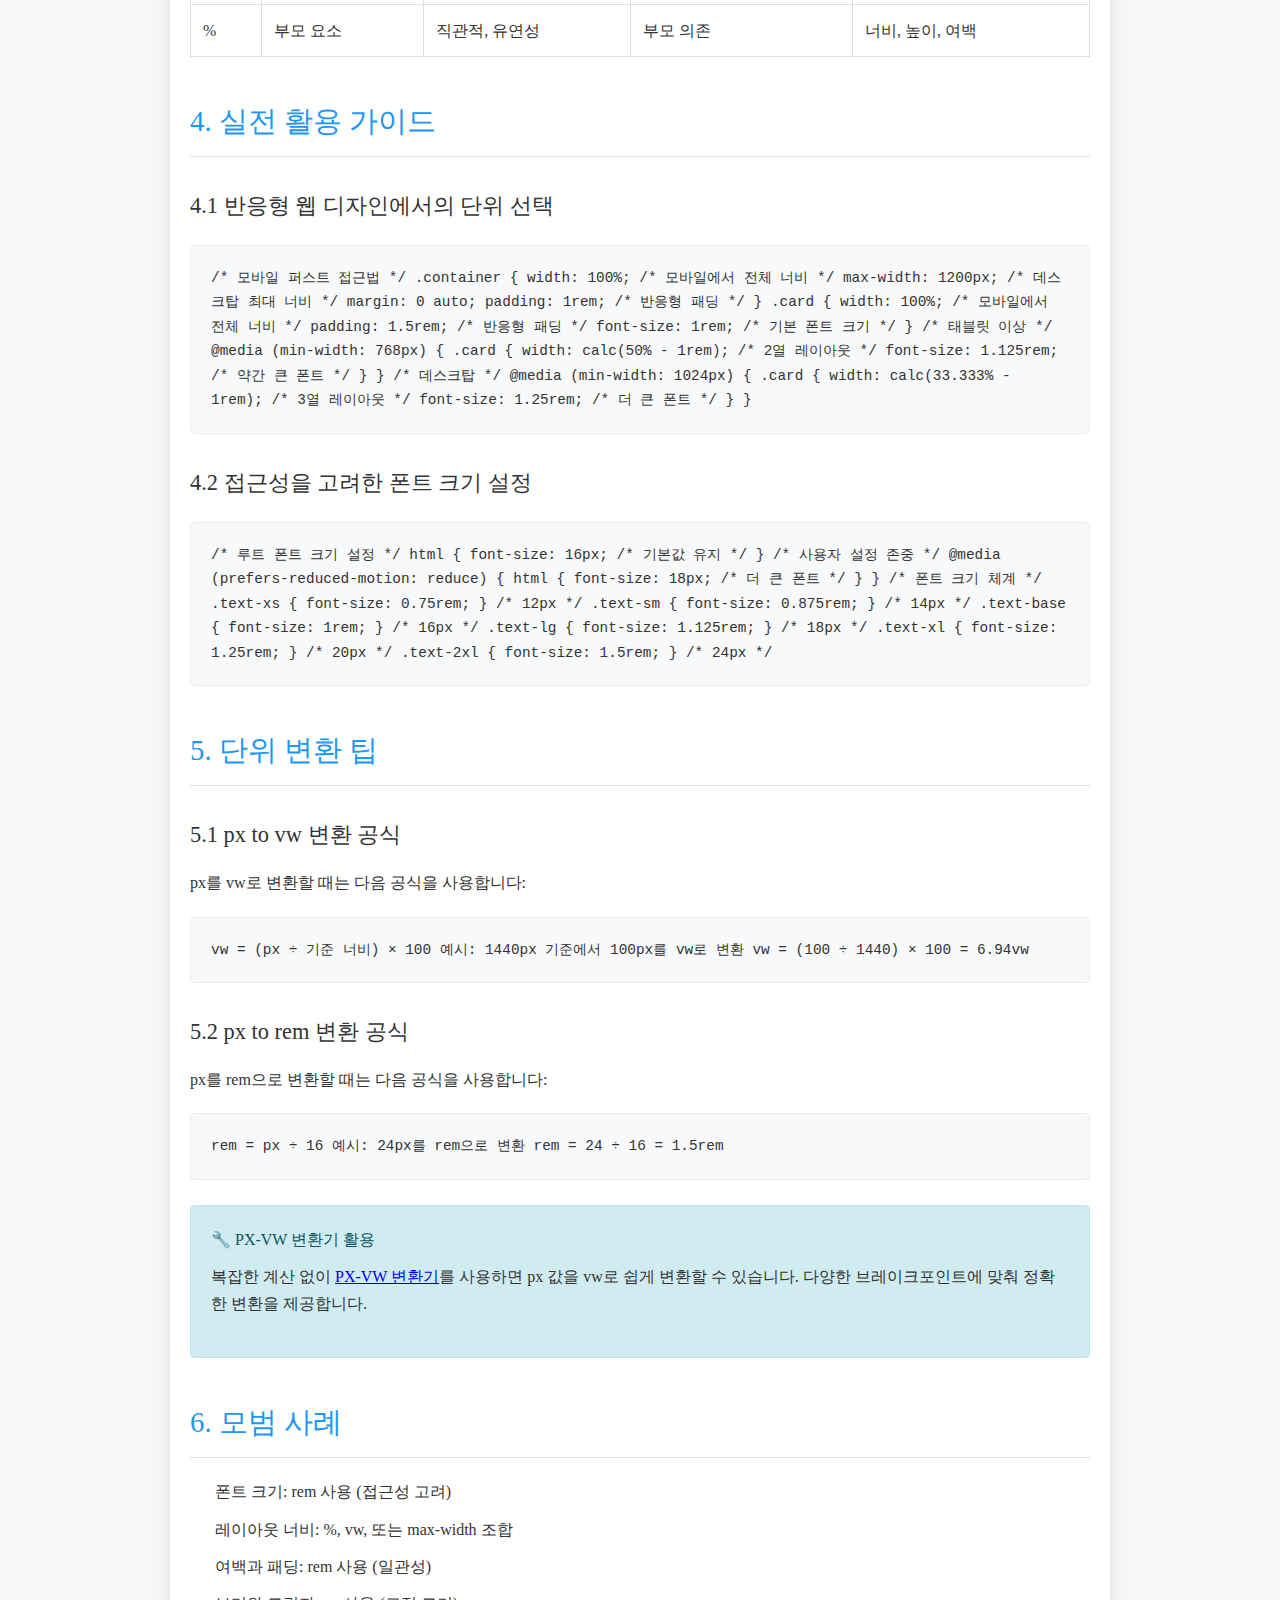
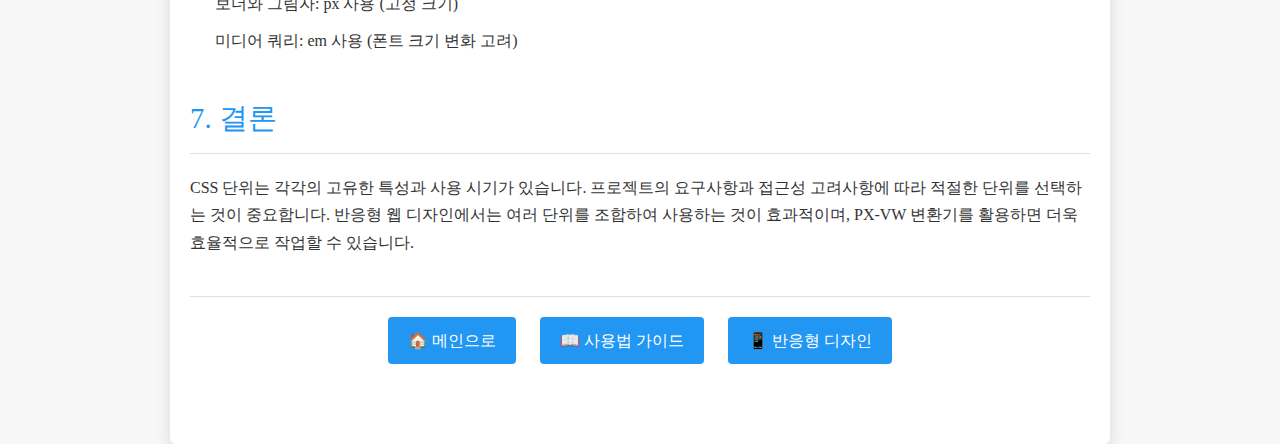
<file: blog-css-units.html>
<!DOCTYPE html>
<html lang="ko">
<head>
  <meta charset="UTF-8">
  <meta name="viewport" content="width=device-width, initial-scale=1.0, minimum-scale=1.0, maximum-scale=1.0 user-scalable=no">
  <title>CSS 단위 완벽 가이드 | px, vw, rem, em, % 단위 비교와 활용법</title>
  <link rel="icon" href="favicon.ico">
  <meta name="description" content="CSS 단위의 모든 것을 알아보세요. px, vw, rem, em, % 단위의 차이점과 언제 어떤 단위를 사용해야 하는지 완벽하게 정리했습니다.">
  <meta name="keywords" content="CSS 단위, px, vw, rem, em, 퍼센트, CSS 가이드, 웹 개발, 반응형 디자인, CSS 기초">
  <meta property="og:title" content="CSS 단위 완벽 가이드">
  <meta property="og:description" content="px, vw, rem, em, % 단위 비교와 활용법">
  <meta property="og:url" content="https://pxtovw.co.kr/blog-css-units.html">
  <meta property="og:image" content="https://pxtovw.co.kr/img/og.png">
  
  <!-- font add -->
  <link rel="preconnect" href="https://fonts.googleapis.com">
  <link rel="preconnect" href="https://fonts.gstatic.com" crossorigin>
  <link href="https://fonts.googleapis.com/css2?family=Noto+Sans+KR:wght@100..900&display=swap" rel="stylesheet">
  
  <link rel="stylesheet" href="css/style.css">
  <link rel="stylesheet" href="css/reset.css">
  <link rel="stylesheet" href="css/blog.css">
</head>
<body>
  <div class="blog-container">
    <div class="blog-header">
      <h1>CSS 단위 완벽 가이드</h1>
      <div class="blog-meta">
        <span>📅 2025년 7월 11일</span> | 
        <span>👨‍💻 웹 개발</span> | 
        <span>📚 CSS 기초</span>
      </div>
      <p>px, vw, rem, em, % 단위 비교와 언제 어떤 단위를 사용해야 하는지 알아보세요</p>
    </div>
    
    <div class="blog-content">
      <p>CSS에서 단위는 웹 디자인의 핵심 요소입니다. 각 단위마다 고유한 특성과 사용 시기가 있어서, 올바른 단위를 선택하는 것이 반응형 웹 디자인의 성공을 좌우합니다. 이 글에서는 CSS의 주요 단위들을 자세히 살펴보고, 언제 어떤 단위를 사용해야 하는지 알아보겠습니다.</p>
      
      <h2>1. 절대 단위 (Absolute Units)</h2>
      
      <h3>1.1 픽셀 (px)</h3>
      <p>픽셀은 CSS에서 가장 기본적인 단위입니다. 화면의 물리적 픽셀을 기준으로 하는 절대 단위로, 모든 기기에서 동일한 크기를 유지합니다.</p>
      
      <div class="code-block">
        .element {
          width: 100px;
          height: 50px;
          font-size: 16px;
        }
      </div>
      
      <h4>px 단위의 특징:</h4>
      <ul>
        <li><strong>고정 크기</strong>: 모든 기기에서 동일한 크기</li>
        <li><strong>정확성</strong>: 정확한 픽셀 단위로 제어 가능</li>
        <li><strong>일관성</strong>: 디자인 시안과 정확히 일치</li>
        <li><strong>반응형 부족</strong>: 화면 크기에 따라 조정되지 않음</li>
      </ul>
      
      <div class="tip-box">
        <h4>💡 px 단위 사용 시기</h4>
        <p>보더, 그림자, 최소/최대 크기 등 고정된 크기가 필요한 요소에 사용하세요. 반응형이 필요 없는 UI 요소에 적합합니다.</p>
      </div>
      
      <h2>2. 상대 단위 (Relative Units)</h2>
      
      <h3>2.1 뷰포트 단위 (vw, vh)</h3>
      <p>뷰포트 단위는 화면 크기에 비례하여 조정되는 상대 단위입니다. vw는 뷰포트 너비의 1%, vh는 뷰포트 높이의 1%를 의미합니다.</p>
      
      <div class="code-block">
        .responsive-container {
          width: 50vw;        /* 화면 너비의 50% */
          height: 30vh;       /* 화면 높이의 30% */
          font-size: 2vw;     /* 화면 너비의 2% */
        }
      </div>
      
      <h4>뷰포트 단위의 특징:</h4>
      <ul>
        <li><strong>완전 반응형</strong>: 화면 크기에 비례하여 조정</li>
        <li><strong>유연성</strong>: 다양한 기기에 자동 대응</li>
        <li><strong>일관된 비율</strong>: 모든 화면에서 동일한 비율 유지</li>
        <li><strong>제어 어려움</strong>: 너무 작거나 큰 화면에서 문제 발생 가능</li>
      </ul>
      
      <div class="warning-box">
        <h4>⚠️ 뷰포트 단위 주의사항</h4>
        <p>매우 작은 화면(320px 이하)이나 큰 화면(1920px 이상)에서는 폰트 크기가 부적절할 수 있습니다. min(), max() 함수와 함께 사용하는 것을 권장합니다.</p>
      </div>
      
      <h3>2.2 루트 상대 단위 (rem)</h3>
      <p>rem은 루트 요소(html)의 폰트 크기를 기준으로 하는 상대 단위입니다. 기본적으로 1rem = 16px입니다.</p>
      
      <div class="code-block">
        html {
          font-size: 16px;    /* 기본값 */
        }
        
        .element {
          font-size: 1.5rem;  /* 24px (16px × 1.5) */
          margin: 1rem;       /* 16px */
          padding: 0.5rem;    /* 8px (16px × 0.5) */
        }
      </div>
      
      <h4>rem 단위의 특징:</h4>
      <ul>
        <li><strong>접근성</strong>: 사용자의 폰트 크기 설정을 존중</li>
        <li><strong>일관성</strong>: 전체 사이트에서 일관된 크기 비율</li>
        <li><strong>유지보수</strong>: 루트 폰트 크기 변경으로 전체 조정 가능</li>
        <li><strong>계산 필요</strong>: px에서 변환 시 계산이 필요</li>
      </ul>
      
      <h3>2.3 요소 상대 단위 (em)</h3>
      <p>em은 현재 요소의 폰트 크기를 기준으로 하는 상대 단위입니다. 중첩된 요소에서는 복잡한 계산이 필요할 수 있습니다.</p>
      
      <div class="code-block">
        .parent {
          font-size: 16px;
          padding: 1em;       /* 16px */
        }
        
        .child {
          font-size: 1.5em;   /* 24px (16px × 1.5) */
          margin: 1em;        /* 24px (현재 폰트 크기 기준) */
        }
      </div>
      
      <h4>em 단위의 특징:</h4>
      <ul>
        <li><strong>컨텍스트 의존</strong>: 부모 요소의 폰트 크기에 영향받음</li>
        <li><strong>복잡성</strong>: 중첩 시 계산이 복잡해짐</li>
        <li><strong>유연성</strong>: 요소별로 다른 크기 비율 적용 가능</li>
        <li><strong>디버깅 어려움</strong>: 예상치 못한 크기 변화 발생 가능</li>
      </ul>
      
      <h3>2.4 퍼센트 (%)</h3>
      <p>퍼센트는 부모 요소를 기준으로 하는 상대 단위입니다. 부모 요소의 크기에 비례하여 조정됩니다.</p>
      
      <div class="code-block">
        .parent {
          width: 500px;
          height: 300px;
        }
        
        .child {
          width: 50%;         /* 250px (500px × 0.5) */
          height: 80%;        /* 240px (300px × 0.8) */
        }
      </div>
      
      <h2>3. 단위 비교표</h2>
      
      <table class="comparison-table">
        <thead>
          <tr>
            <th>단위</th>
            <th>기준</th>
            <th>장점</th>
            <th>단점</th>
            <th>사용 시기</th>
          </tr>
        </thead>
        <tbody>
          <tr>
            <td><strong>px</strong></td>
            <td>절대 크기</td>
            <td>정확성, 일관성</td>
            <td>반응형 부족</td>
            <td>보더, 그림자, 고정 크기</td>
          </tr>
          <tr>
            <td><strong>vw</strong></td>
            <td>뷰포트 너비</td>
            <td>완전 반응형, 유연성</td>
            <td>극단적 크기에서 문제</td>
            <td>컨테이너, 레이아웃</td>
          </tr>
          <tr>
            <td><strong>vh</strong></td>
            <td>뷰포트 높이</td>
            <td>높이 반응형</td>
            <td>모바일 주소창 영향</td>
            <td>풀스크린 레이아웃</td>
          </tr>
          <tr>
            <td><strong>rem</strong></td>
            <td>루트 폰트 크기</td>
            <td>접근성, 일관성</td>
            <td>계산 필요</td>
            <td>폰트 크기, 여백</td>
          </tr>
          <tr>
            <td><strong>em</strong></td>
            <td>현재 폰트 크기</td>
            <td>컨텍스트 반응</td>
            <td>복잡한 계산</td>
            <td>상대적 여백, 패딩</td>
          </tr>
          <tr>
            <td><strong>%</strong></td>
            <td>부모 요소</td>
            <td>직관적, 유연성</td>
            <td>부모 의존</td>
            <td>너비, 높이, 여백</td>
          </tr>
        </tbody>
      </table>
      
      <h2>4. 실전 활용 가이드</h2>
      
      <h3>4.1 반응형 웹 디자인에서의 단위 선택</h3>
      
      <div class="code-block">
        /* 모바일 퍼스트 접근법 */
        .container {
          width: 100%;           /* 모바일에서 전체 너비 */
          max-width: 1200px;     /* 데스크탑 최대 너비 */
          margin: 0 auto;
          padding: 1rem;         /* 반응형 패딩 */
        }
        
        .card {
          width: 100%;           /* 모바일에서 전체 너비 */
          padding: 1.5rem;       /* 반응형 패딩 */
          font-size: 1rem;       /* 기본 폰트 크기 */
        }
        
        /* 태블릿 이상 */
        @media (min-width: 768px) {
          .card {
            width: calc(50% - 1rem);  /* 2열 레이아웃 */
            font-size: 1.125rem;      /* 약간 큰 폰트 */
          }
        }
        
        /* 데스크탑 */
        @media (min-width: 1024px) {
          .card {
            width: calc(33.333% - 1rem);  /* 3열 레이아웃 */
            font-size: 1.25rem;           /* 더 큰 폰트 */
          }
        }
      </div>
      
      <h3>4.2 접근성을 고려한 폰트 크기 설정</h3>
      
      <div class="code-block">
        /* 루트 폰트 크기 설정 */
        html {
          font-size: 16px;  /* 기본값 유지 */
        }
        
        /* 사용자 설정 존중 */
        @media (prefers-reduced-motion: reduce) {
          html {
            font-size: 18px;  /* 더 큰 폰트 */
          }
        }
        
        /* 폰트 크기 체계 */
        .text-xs { font-size: 0.75rem; }   /* 12px */
        .text-sm { font-size: 0.875rem; }  /* 14px */
        .text-base { font-size: 1rem; }    /* 16px */
        .text-lg { font-size: 1.125rem; }  /* 18px */
        .text-xl { font-size: 1.25rem; }   /* 20px */
        .text-2xl { font-size: 1.5rem; }   /* 24px */
      </div>
      
      <h2>5. 단위 변환 팁</h2>
      
      <h3>5.1 px to vw 변환 공식</h3>
      <p>px를 vw로 변환할 때는 다음 공식을 사용합니다:</p>
      
      <div class="code-block">
        vw = (px ÷ 기준 너비) × 100
        
        예시: 1440px 기준에서 100px를 vw로 변환
        vw = (100 ÷ 1440) × 100 = 6.94vw
      </div>
      
      <h3>5.2 px to rem 변환 공식</h3>
      <p>px를 rem으로 변환할 때는 다음 공식을 사용합니다:</p>
      
      <div class="code-block">
        rem = px ÷ 16
        
        예시: 24px를 rem으로 변환
        rem = 24 ÷ 16 = 1.5rem
      </div>
      
      <div class="tip-box">
        <h4>🔧 PX-VW 변환기 활용</h4>
        <p>복잡한 계산 없이 <a href="index.html">PX-VW 변환기</a>를 사용하면 px 값을 vw로 쉽게 변환할 수 있습니다. 다양한 브레이크포인트에 맞춰 정확한 변환을 제공합니다.</p>
      </div>
      
      <h2>6. 모범 사례</h2>
      
      <ul>
        <li><strong>폰트 크기</strong>: rem 사용 (접근성 고려)</li>
        <li><strong>레이아웃 너비</strong>: %, vw, 또는 max-width 조합</li>
        <li><strong>여백과 패딩</strong>: rem 사용 (일관성)</li>
        <li><strong>보더와 그림자</strong>: px 사용 (고정 크기)</li>
        <li><strong>미디어 쿼리</strong>: em 사용 (폰트 크기 변화 고려)</li>
      </ul>
      
      <h2>7. 결론</h2>
      
      <p>CSS 단위는 각각의 고유한 특성과 사용 시기가 있습니다. 프로젝트의 요구사항과 접근성 고려사항에 따라 적절한 단위를 선택하는 것이 중요합니다. 반응형 웹 디자인에서는 여러 단위를 조합하여 사용하는 것이 효과적이며, PX-VW 변환기를 활용하면 더욱 효율적으로 작업할 수 있습니다.</p>
      
      <div class="nav-links">
        <a href="index.html">🏠 메인으로</a>
        <a href="how-to-use.html">📖 사용법 가이드</a>
        <a href="blog-responsive-design.html">📱 반응형 디자인</a>
      </div>
    </div>
  </div>
</body>
</html>
</file>
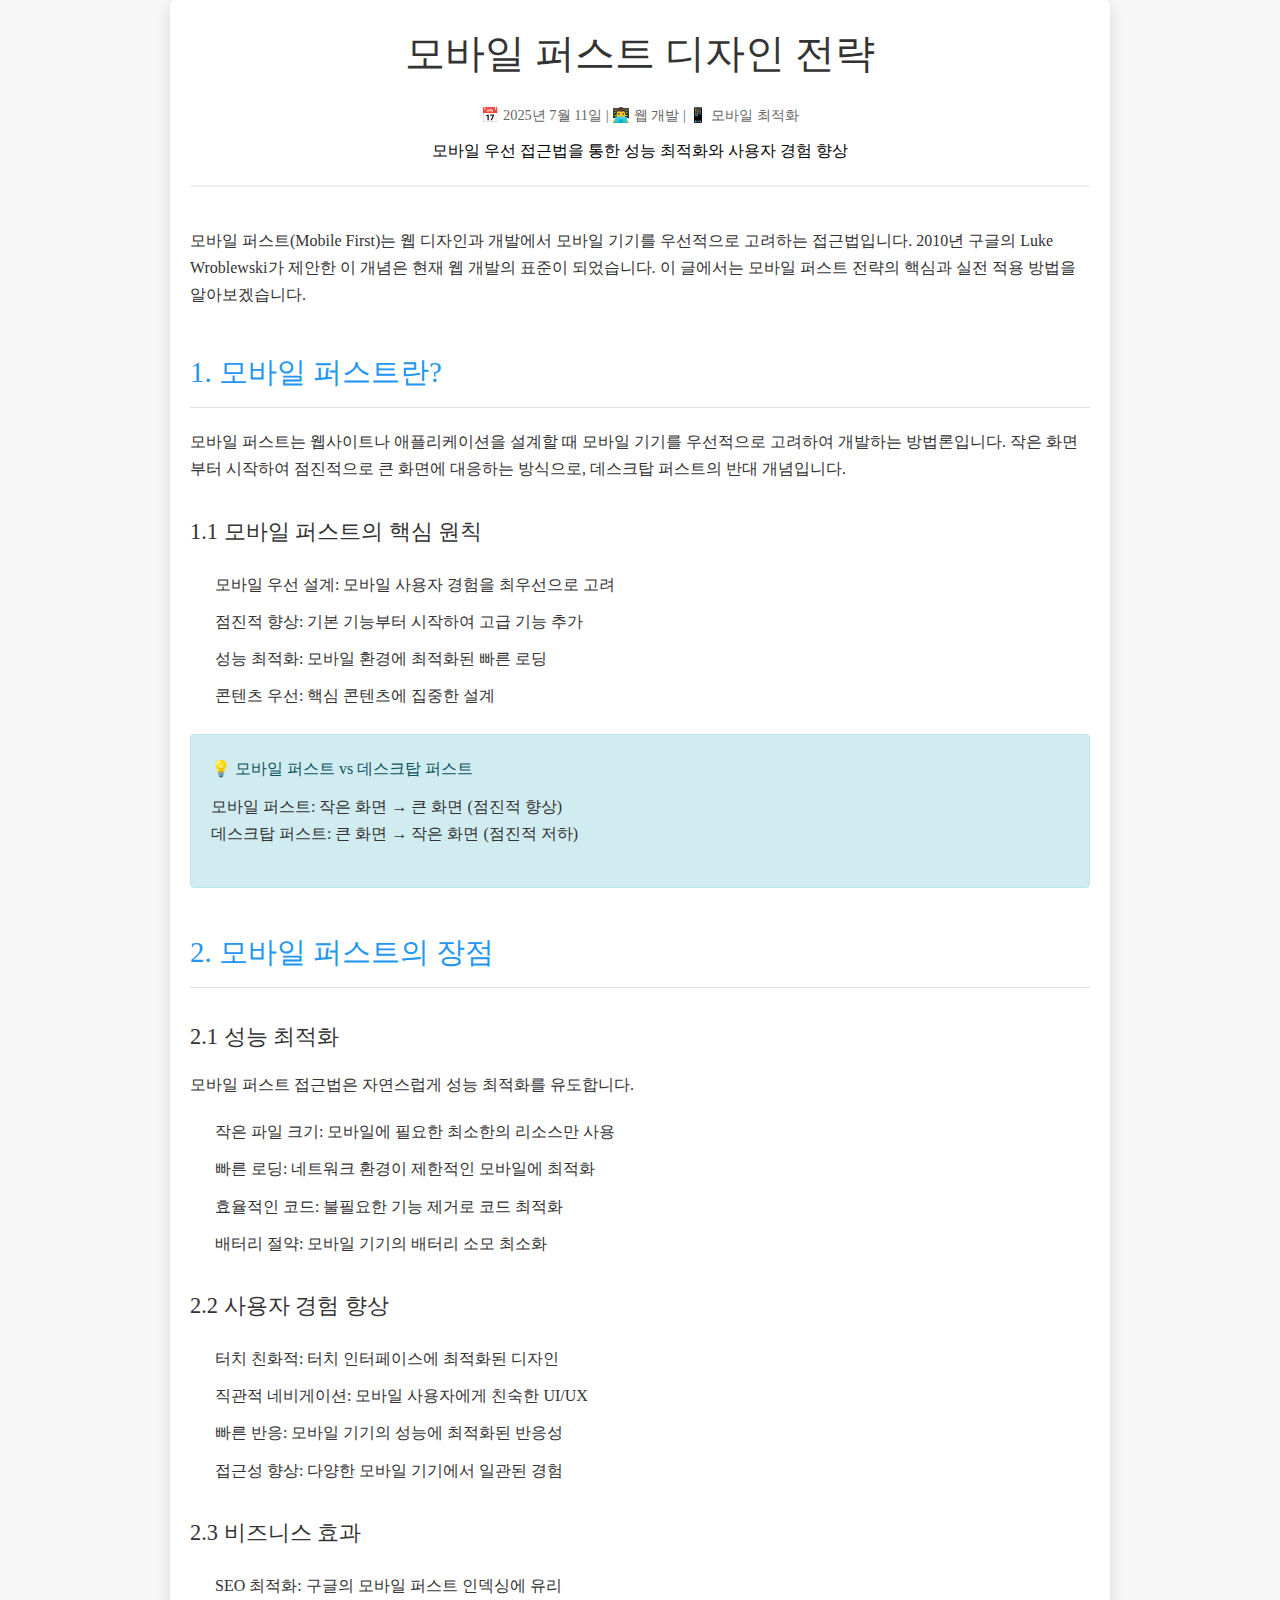
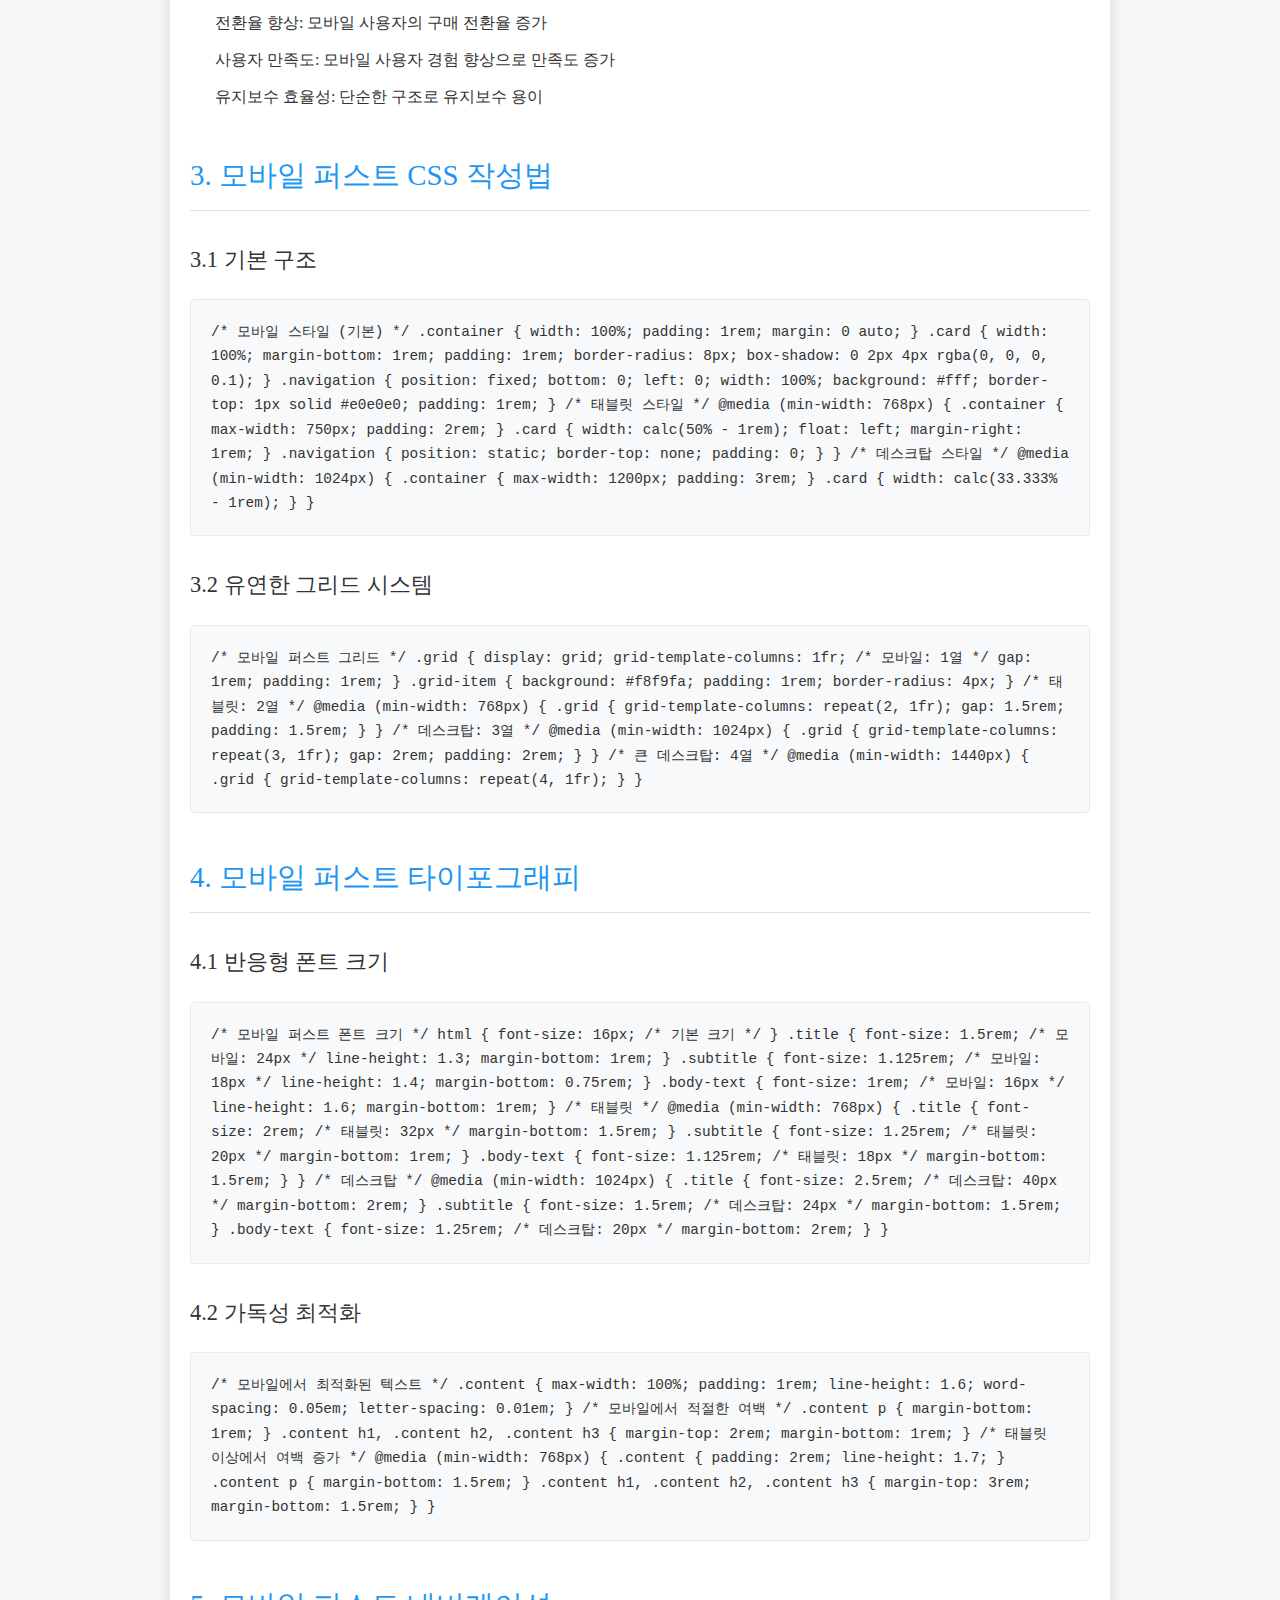
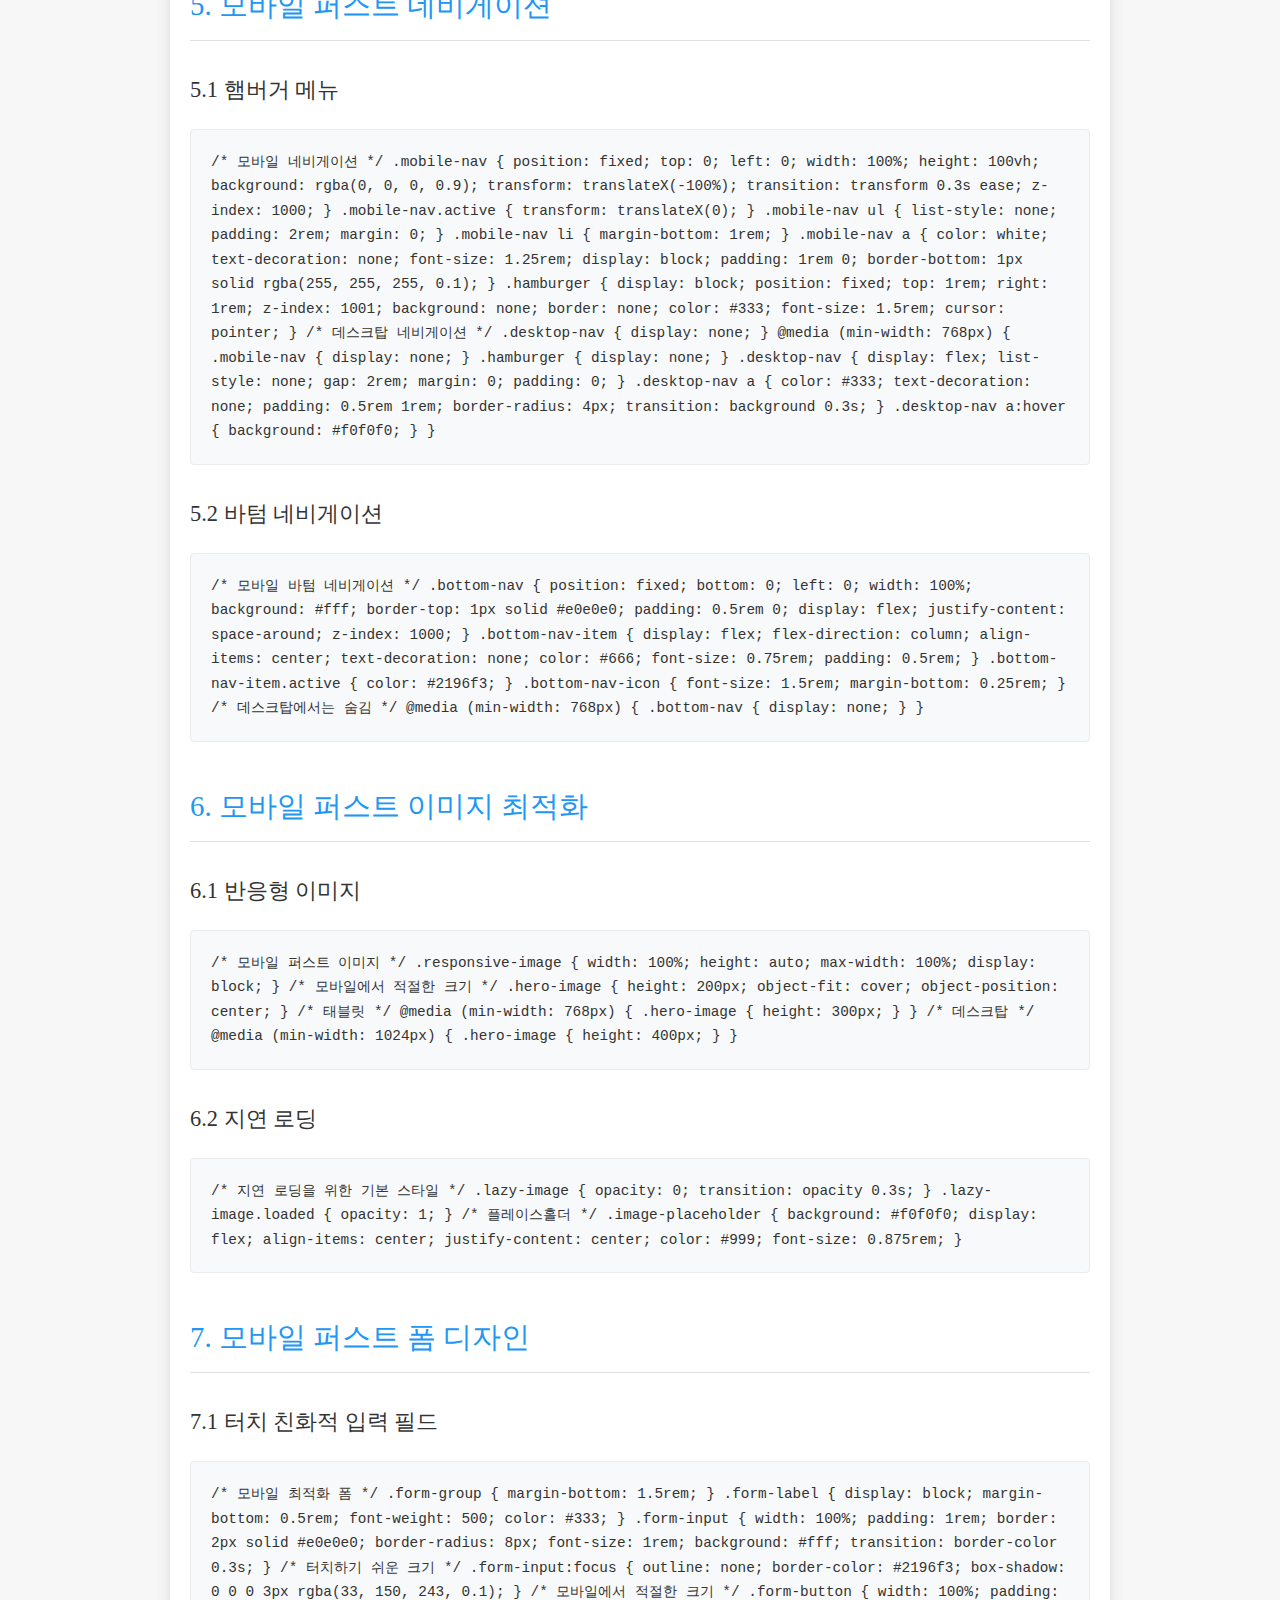
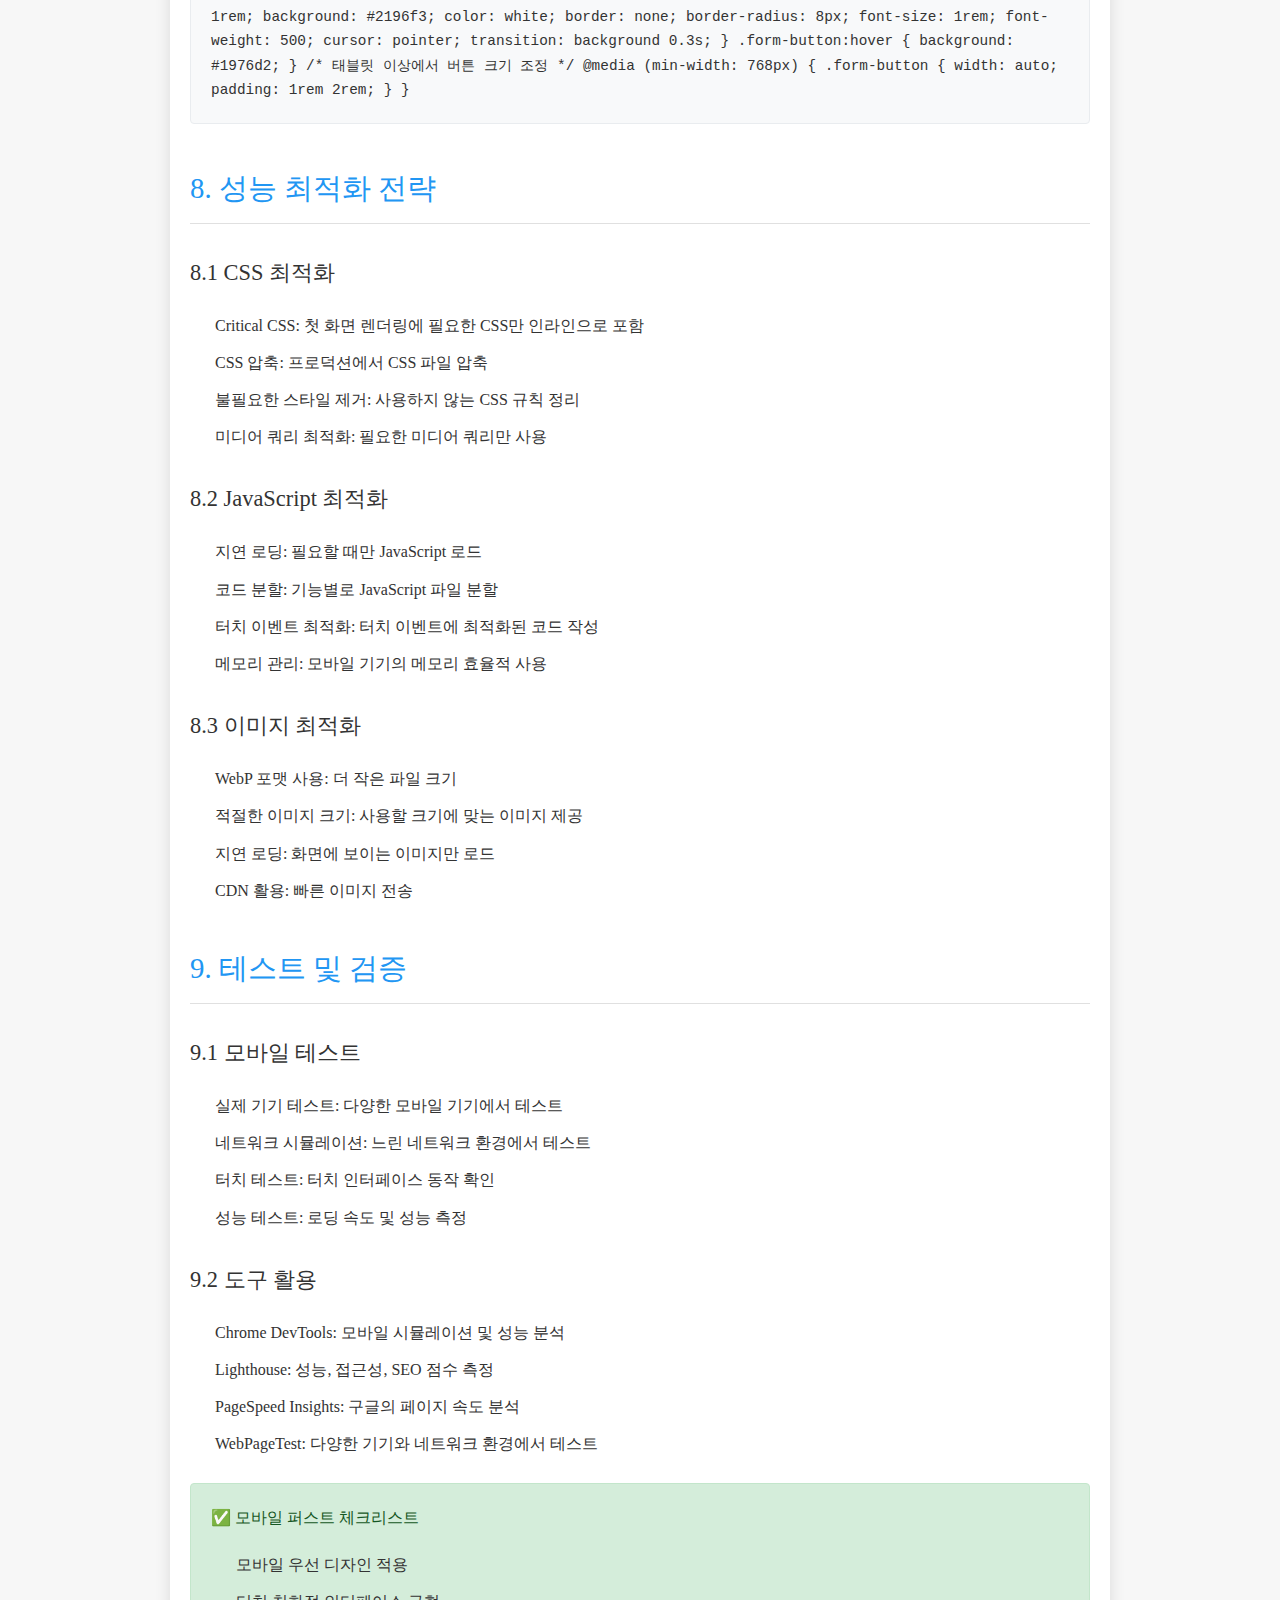
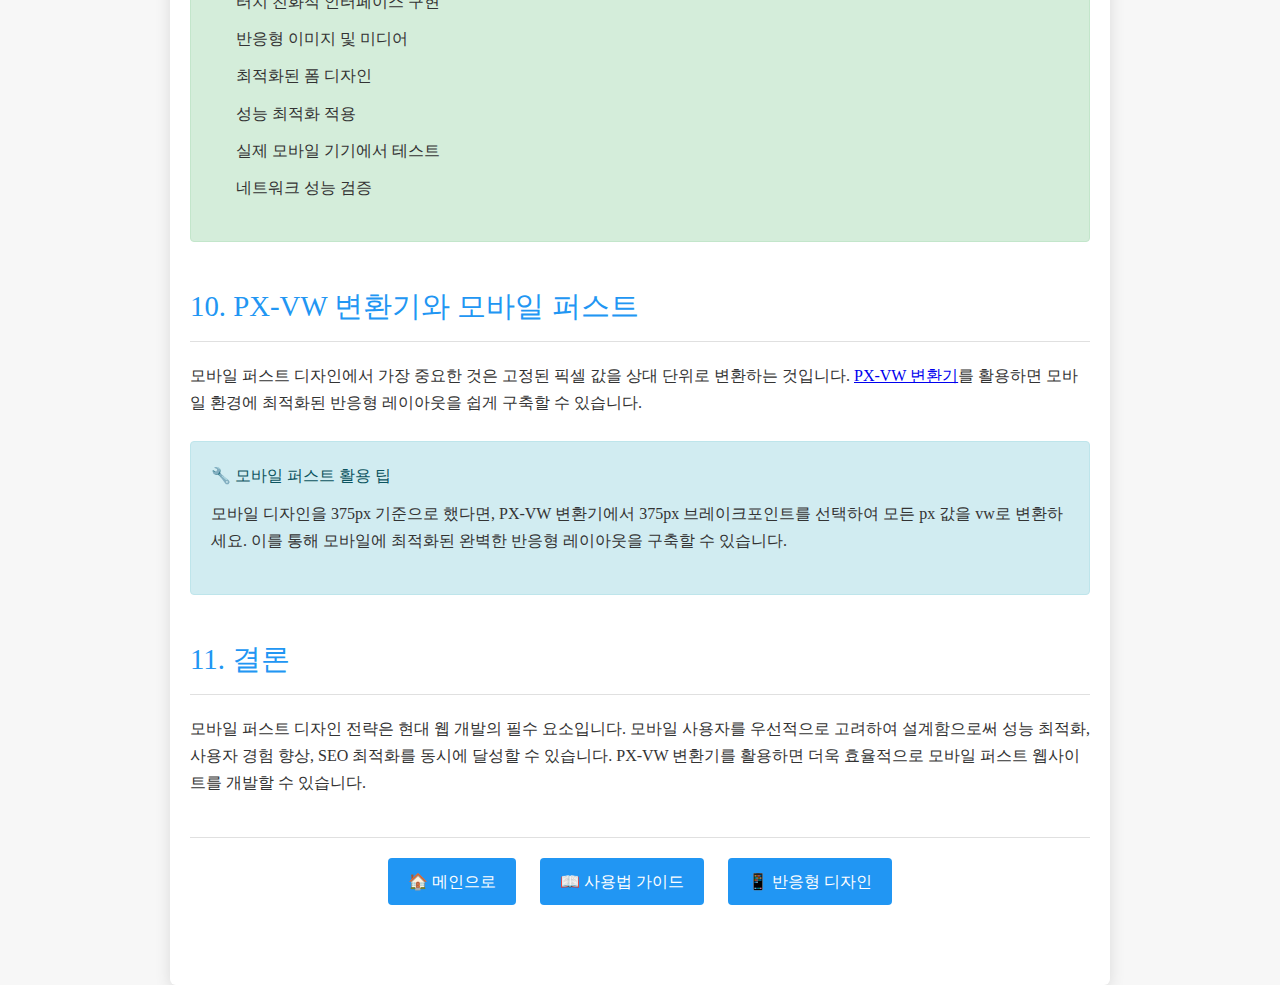
<file: blog-mobile-first.html>
<!DOCTYPE html>
<html lang="ko">
<head>
  <meta charset="UTF-8">
  <meta name="viewport" content="width=device-width, initial-scale=1.0, minimum-scale=1.0, maximum-scale=1.0 user-scalable=no">
  <title>모바일 퍼스트 디자인 전략 | 모바일 우선 웹 개발 가이드</title>
  <link rel="icon" href="favicon.ico">
  <meta name="description" content="모바일 퍼스트 디자인 전략의 모든 것을 알아보세요. 모바일 우선 접근법, 성능 최적화, 사용자 경험 향상을 위한 완벽한 가이드입니다.">
  <meta name="keywords" content="모바일 퍼스트, 모바일 우선, 웹 개발, 반응형 디자인, 모바일 최적화, 사용자 경험, UX">
  <meta property="og:title" content="모바일 퍼스트 디자인 전략">
  <meta property="og:description" content="모바일 우선 웹 개발 가이드">
  <meta property="og:url" content="https://pxtovw.co.kr/blog-mobile-first.html">
  <meta property="og:image" content="https://pxtovw.co.kr/img/og.png">
  
  <!-- font add -->
  <link rel="preconnect" href="https://fonts.googleapis.com">
  <link rel="preconnect" href="https://fonts.gstatic.com" crossorigin>
  <link href="https://fonts.googleapis.com/css2?family=Noto+Sans+KR:wght@100..900&display=swap" rel="stylesheet">
  
  <link rel="stylesheet" href="css/style.css">
  <link rel="stylesheet" href="css/reset.css">
  <link rel="stylesheet" href="css/blog.css">
</head>
<body>
  <div class="blog-container">
    <div class="blog-header">
      <h1>모바일 퍼스트 디자인 전략</h1>
      <div class="blog-meta">
        <span>📅 2025년 7월 11일</span> | 
        <span>👨‍💻 웹 개발</span> | 
        <span>📱 모바일 최적화</span>
      </div>
      <p>모바일 우선 접근법을 통한 성능 최적화와 사용자 경험 향상</p>
    </div>
    
    <div class="blog-content">
      <p>모바일 퍼스트(Mobile First)는 웹 디자인과 개발에서 모바일 기기를 우선적으로 고려하는 접근법입니다. 2010년 구글의 Luke Wroblewski가 제안한 이 개념은 현재 웹 개발의 표준이 되었습니다. 이 글에서는 모바일 퍼스트 전략의 핵심과 실전 적용 방법을 알아보겠습니다.</p>
      
      <h2>1. 모바일 퍼스트란?</h2>
      
      <p>모바일 퍼스트는 웹사이트나 애플리케이션을 설계할 때 모바일 기기를 우선적으로 고려하여 개발하는 방법론입니다. 작은 화면부터 시작하여 점진적으로 큰 화면에 대응하는 방식으로, 데스크탑 퍼스트의 반대 개념입니다.</p>
      
      <h3>1.1 모바일 퍼스트의 핵심 원칙</h3>
      
      <ul>
        <li><strong>모바일 우선 설계</strong>: 모바일 사용자 경험을 최우선으로 고려</li>
        <li><strong>점진적 향상</strong>: 기본 기능부터 시작하여 고급 기능 추가</li>
        <li><strong>성능 최적화</strong>: 모바일 환경에 최적화된 빠른 로딩</li>
        <li><strong>콘텐츠 우선</strong>: 핵심 콘텐츠에 집중한 설계</li>
      </ul>
      
      <div class="tip-box">
        <h4>💡 모바일 퍼스트 vs 데스크탑 퍼스트</h4>
        <p><strong>모바일 퍼스트</strong>: 작은 화면 → 큰 화면 (점진적 향상)<br>
        <strong>데스크탑 퍼스트</strong>: 큰 화면 → 작은 화면 (점진적 저하)</p>
      </div>
      
      <h2>2. 모바일 퍼스트의 장점</h2>
      
      <h3>2.1 성능 최적화</h3>
      
      <p>모바일 퍼스트 접근법은 자연스럽게 성능 최적화를 유도합니다.</p>
      
      <ul>
        <li><strong>작은 파일 크기</strong>: 모바일에 필요한 최소한의 리소스만 사용</li>
        <li><strong>빠른 로딩</strong>: 네트워크 환경이 제한적인 모바일에 최적화</li>
        <li><strong>효율적인 코드</strong>: 불필요한 기능 제거로 코드 최적화</li>
        <li><strong>배터리 절약</strong>: 모바일 기기의 배터리 소모 최소화</li>
      </ul>
      
      <h3>2.2 사용자 경험 향상</h3>
      
      <ul>
        <li><strong>터치 친화적</strong>: 터치 인터페이스에 최적화된 디자인</li>
        <li><strong>직관적 네비게이션</strong>: 모바일 사용자에게 친숙한 UI/UX</li>
        <li><strong>빠른 반응</strong>: 모바일 기기의 성능에 최적화된 반응성</li>
        <li><strong>접근성 향상</strong>: 다양한 모바일 기기에서 일관된 경험</li>
      </ul>
      
      <h3>2.3 비즈니스 효과</h3>
      
      <ul>
        <li><strong>SEO 최적화</strong>: 구글의 모바일 퍼스트 인덱싱에 유리</li>
        <li><strong>전환율 향상</strong>: 모바일 사용자의 구매 전환율 증가</li>
        <li><strong>사용자 만족도</strong>: 모바일 사용자 경험 향상으로 만족도 증가</li>
        <li><strong>유지보수 효율성</strong>: 단순한 구조로 유지보수 용이</li>
      </ul>
      
      <h2>3. 모바일 퍼스트 CSS 작성법</h2>
      
      <h3>3.1 기본 구조</h3>
      
      <div class="code-block">
        /* 모바일 스타일 (기본) */
        .container {
          width: 100%;
          padding: 1rem;
          margin: 0 auto;
        }
        
        .card {
          width: 100%;
          margin-bottom: 1rem;
          padding: 1rem;
          border-radius: 8px;
          box-shadow: 0 2px 4px rgba(0, 0, 0, 0.1);
        }
        
        .navigation {
          position: fixed;
          bottom: 0;
          left: 0;
          width: 100%;
          background: #fff;
          border-top: 1px solid #e0e0e0;
          padding: 1rem;
        }
        
        /* 태블릿 스타일 */
        @media (min-width: 768px) {
          .container {
            max-width: 750px;
            padding: 2rem;
          }
          
          .card {
            width: calc(50% - 1rem);
            float: left;
            margin-right: 1rem;
          }
          
          .navigation {
            position: static;
            border-top: none;
            padding: 0;
          }
        }
        
        /* 데스크탑 스타일 */
        @media (min-width: 1024px) {
          .container {
            max-width: 1200px;
            padding: 3rem;
          }
          
          .card {
            width: calc(33.333% - 1rem);
          }
        }
      </div>
      
      <h3>3.2 유연한 그리드 시스템</h3>
      
      <div class="code-block">
        /* 모바일 퍼스트 그리드 */
        .grid {
          display: grid;
          grid-template-columns: 1fr;  /* 모바일: 1열 */
          gap: 1rem;
          padding: 1rem;
        }
        
        .grid-item {
          background: #f8f9fa;
          padding: 1rem;
          border-radius: 4px;
        }
        
        /* 태블릿: 2열 */
        @media (min-width: 768px) {
          .grid {
            grid-template-columns: repeat(2, 1fr);
            gap: 1.5rem;
            padding: 1.5rem;
          }
        }
        
        /* 데스크탑: 3열 */
        @media (min-width: 1024px) {
          .grid {
            grid-template-columns: repeat(3, 1fr);
            gap: 2rem;
            padding: 2rem;
          }
        }
        
        /* 큰 데스크탑: 4열 */
        @media (min-width: 1440px) {
          .grid {
            grid-template-columns: repeat(4, 1fr);
          }
        }
      </div>
      
      <h2>4. 모바일 퍼스트 타이포그래피</h2>
      
      <h3>4.1 반응형 폰트 크기</h3>
      
      <div class="code-block">
        /* 모바일 퍼스트 폰트 크기 */
        html {
          font-size: 16px;  /* 기본 크기 */
        }
        
        .title {
          font-size: 1.5rem;  /* 모바일: 24px */
          line-height: 1.3;
          margin-bottom: 1rem;
        }
        
        .subtitle {
          font-size: 1.125rem;  /* 모바일: 18px */
          line-height: 1.4;
          margin-bottom: 0.75rem;
        }
        
        .body-text {
          font-size: 1rem;  /* 모바일: 16px */
          line-height: 1.6;
          margin-bottom: 1rem;
        }
        
        /* 태블릿 */
        @media (min-width: 768px) {
          .title {
            font-size: 2rem;  /* 태블릿: 32px */
            margin-bottom: 1.5rem;
          }
          
          .subtitle {
            font-size: 1.25rem;  /* 태블릿: 20px */
            margin-bottom: 1rem;
          }
          
          .body-text {
            font-size: 1.125rem;  /* 태블릿: 18px */
            margin-bottom: 1.5rem;
          }
        }
        
        /* 데스크탑 */
        @media (min-width: 1024px) {
          .title {
            font-size: 2.5rem;  /* 데스크탑: 40px */
            margin-bottom: 2rem;
          }
          
          .subtitle {
            font-size: 1.5rem;  /* 데스크탑: 24px */
            margin-bottom: 1.5rem;
          }
          
          .body-text {
            font-size: 1.25rem;  /* 데스크탑: 20px */
            margin-bottom: 2rem;
          }
        }
      </div>
      
      <h3>4.2 가독성 최적화</h3>
      
      <div class="code-block">
        /* 모바일에서 최적화된 텍스트 */
        .content {
          max-width: 100%;
          padding: 1rem;
          line-height: 1.6;
          word-spacing: 0.05em;
          letter-spacing: 0.01em;
        }
        
        /* 모바일에서 적절한 여백 */
        .content p {
          margin-bottom: 1rem;
        }
        
        .content h1, .content h2, .content h3 {
          margin-top: 2rem;
          margin-bottom: 1rem;
        }
        
        /* 태블릿 이상에서 여백 증가 */
        @media (min-width: 768px) {
          .content {
            padding: 2rem;
            line-height: 1.7;
          }
          
          .content p {
            margin-bottom: 1.5rem;
          }
          
          .content h1, .content h2, .content h3 {
            margin-top: 3rem;
            margin-bottom: 1.5rem;
          }
        }
      </div>
      
      <h2>5. 모바일 퍼스트 네비게이션</h2>
      
      <h3>5.1 햄버거 메뉴</h3>
      
      <div class="code-block">
        /* 모바일 네비게이션 */
        .mobile-nav {
          position: fixed;
          top: 0;
          left: 0;
          width: 100%;
          height: 100vh;
          background: rgba(0, 0, 0, 0.9);
          transform: translateX(-100%);
          transition: transform 0.3s ease;
          z-index: 1000;
        }
        
        .mobile-nav.active {
          transform: translateX(0);
        }
        
        .mobile-nav ul {
          list-style: none;
          padding: 2rem;
          margin: 0;
        }
        
        .mobile-nav li {
          margin-bottom: 1rem;
        }
        
        .mobile-nav a {
          color: white;
          text-decoration: none;
          font-size: 1.25rem;
          display: block;
          padding: 1rem 0;
          border-bottom: 1px solid rgba(255, 255, 255, 0.1);
        }
        
        .hamburger {
          display: block;
          position: fixed;
          top: 1rem;
          right: 1rem;
          z-index: 1001;
          background: none;
          border: none;
          color: #333;
          font-size: 1.5rem;
          cursor: pointer;
        }
        
        /* 데스크탑 네비게이션 */
        .desktop-nav {
          display: none;
        }
        
        @media (min-width: 768px) {
          .mobile-nav {
            display: none;
          }
          
          .hamburger {
            display: none;
          }
          
          .desktop-nav {
            display: flex;
            list-style: none;
            gap: 2rem;
            margin: 0;
            padding: 0;
          }
          
          .desktop-nav a {
            color: #333;
            text-decoration: none;
            padding: 0.5rem 1rem;
            border-radius: 4px;
            transition: background 0.3s;
          }
          
          .desktop-nav a:hover {
            background: #f0f0f0;
          }
        }
      </div>
      
      <h3>5.2 바텀 네비게이션</h3>
      
      <div class="code-block">
        /* 모바일 바텀 네비게이션 */
        .bottom-nav {
          position: fixed;
          bottom: 0;
          left: 0;
          width: 100%;
          background: #fff;
          border-top: 1px solid #e0e0e0;
          padding: 0.5rem 0;
          display: flex;
          justify-content: space-around;
          z-index: 1000;
        }
        
        .bottom-nav-item {
          display: flex;
          flex-direction: column;
          align-items: center;
          text-decoration: none;
          color: #666;
          font-size: 0.75rem;
          padding: 0.5rem;
        }
        
        .bottom-nav-item.active {
          color: #2196f3;
        }
        
        .bottom-nav-icon {
          font-size: 1.5rem;
          margin-bottom: 0.25rem;
        }
        
        /* 데스크탑에서는 숨김 */
        @media (min-width: 768px) {
          .bottom-nav {
            display: none;
          }
        }
      </div>
      
      <h2>6. 모바일 퍼스트 이미지 최적화</h2>
      
      <h3>6.1 반응형 이미지</h3>
      
      <div class="code-block">
        /* 모바일 퍼스트 이미지 */
        .responsive-image {
          width: 100%;
          height: auto;
          max-width: 100%;
          display: block;
        }
        
        /* 모바일에서 적절한 크기 */
        .hero-image {
          height: 200px;
          object-fit: cover;
          object-position: center;
        }
        
        /* 태블릿 */
        @media (min-width: 768px) {
          .hero-image {
            height: 300px;
          }
        }
        
        /* 데스크탑 */
        @media (min-width: 1024px) {
          .hero-image {
            height: 400px;
          }
        }
      </div>
      
      <h3>6.2 지연 로딩</h3>
      
      <div class="code-block">
        /* 지연 로딩을 위한 기본 스타일 */
        .lazy-image {
          opacity: 0;
          transition: opacity 0.3s;
        }
        
        .lazy-image.loaded {
          opacity: 1;
        }
        
        /* 플레이스홀더 */
        .image-placeholder {
          background: #f0f0f0;
          display: flex;
          align-items: center;
          justify-content: center;
          color: #999;
          font-size: 0.875rem;
        }
      </div>
      
      <h2>7. 모바일 퍼스트 폼 디자인</h2>
      
      <h3>7.1 터치 친화적 입력 필드</h3>
      
      <div class="code-block">
        /* 모바일 최적화 폼 */
        .form-group {
          margin-bottom: 1.5rem;
        }
        
        .form-label {
          display: block;
          margin-bottom: 0.5rem;
          font-weight: 500;
          color: #333;
        }
        
        .form-input {
          width: 100%;
          padding: 1rem;
          border: 2px solid #e0e0e0;
          border-radius: 8px;
          font-size: 1rem;
          background: #fff;
          transition: border-color 0.3s;
        }
        
        /* 터치하기 쉬운 크기 */
        .form-input:focus {
          outline: none;
          border-color: #2196f3;
          box-shadow: 0 0 0 3px rgba(33, 150, 243, 0.1);
        }
        
        /* 모바일에서 적절한 크기 */
        .form-button {
          width: 100%;
          padding: 1rem;
          background: #2196f3;
          color: white;
          border: none;
          border-radius: 8px;
          font-size: 1rem;
          font-weight: 500;
          cursor: pointer;
          transition: background 0.3s;
        }
        
        .form-button:hover {
          background: #1976d2;
        }
        
        /* 태블릿 이상에서 버튼 크기 조정 */
        @media (min-width: 768px) {
          .form-button {
            width: auto;
            padding: 1rem 2rem;
          }
        }
      </div>
      
      <h2>8. 성능 최적화 전략</h2>
      
      <h3>8.1 CSS 최적화</h3>
      
      <ul>
        <li><strong>Critical CSS</strong>: 첫 화면 렌더링에 필요한 CSS만 인라인으로 포함</li>
        <li><strong>CSS 압축</strong>: 프로덕션에서 CSS 파일 압축</li>
        <li><strong>불필요한 스타일 제거</strong>: 사용하지 않는 CSS 규칙 정리</li>
        <li><strong>미디어 쿼리 최적화</strong>: 필요한 미디어 쿼리만 사용</li>
      </ul>
      
      <h3>8.2 JavaScript 최적화</h3>
      
      <ul>
        <li><strong>지연 로딩</strong>: 필요할 때만 JavaScript 로드</li>
        <li><strong>코드 분할</strong>: 기능별로 JavaScript 파일 분할</li>
        <li><strong>터치 이벤트 최적화</strong>: 터치 이벤트에 최적화된 코드 작성</li>
        <li><strong>메모리 관리</strong>: 모바일 기기의 메모리 효율적 사용</li>
      </ul>
      
      <h3>8.3 이미지 최적화</h3>
      
      <ul>
        <li><strong>WebP 포맷 사용</strong>: 더 작은 파일 크기</li>
        <li><strong>적절한 이미지 크기</strong>: 사용할 크기에 맞는 이미지 제공</li>
        <li><strong>지연 로딩</strong>: 화면에 보이는 이미지만 로드</li>
        <li><strong>CDN 활용</strong>: 빠른 이미지 전송</li>
      </ul>
      
      <h2>9. 테스트 및 검증</h2>
      
      <h3>9.1 모바일 테스트</h3>
      
      <ul>
        <li><strong>실제 기기 테스트</strong>: 다양한 모바일 기기에서 테스트</li>
        <li><strong>네트워크 시뮬레이션</strong>: 느린 네트워크 환경에서 테스트</li>
        <li><strong>터치 테스트</strong>: 터치 인터페이스 동작 확인</li>
        <li><strong>성능 테스트</strong>: 로딩 속도 및 성능 측정</li>
      </ul>
      
      <h3>9.2 도구 활용</h3>
      
      <ul>
        <li><strong>Chrome DevTools</strong>: 모바일 시뮬레이션 및 성능 분석</li>
        <li><strong>Lighthouse</strong>: 성능, 접근성, SEO 점수 측정</li>
        <li><strong>PageSpeed Insights</strong>: 구글의 페이지 속도 분석</li>
        <li><strong>WebPageTest</strong>: 다양한 기기와 네트워크 환경에서 테스트</li>
      </ul>
      
      <div class="success-box">
        <h4>✅ 모바일 퍼스트 체크리스트</h4>
        <ul>
          <li>모바일 우선 디자인 적용</li>
          <li>터치 친화적 인터페이스 구현</li>
          <li>반응형 이미지 및 미디어</li>
          <li>최적화된 폼 디자인</li>
          <li>성능 최적화 적용</li>
          <li>실제 모바일 기기에서 테스트</li>
          <li>네트워크 성능 검증</li>
        </ul>
      </div>
      
      <h2>10. PX-VW 변환기와 모바일 퍼스트</h2>
      
      <p>모바일 퍼스트 디자인에서 가장 중요한 것은 고정된 픽셀 값을 상대 단위로 변환하는 것입니다. <a href="index.html">PX-VW 변환기</a>를 활용하면 모바일 환경에 최적화된 반응형 레이아웃을 쉽게 구축할 수 있습니다.</p>
      
      <div class="tip-box">
        <h4>🔧 모바일 퍼스트 활용 팁</h4>
        <p>모바일 디자인을 375px 기준으로 했다면, PX-VW 변환기에서 375px 브레이크포인트를 선택하여 모든 px 값을 vw로 변환하세요. 이를 통해 모바일에 최적화된 완벽한 반응형 레이아웃을 구축할 수 있습니다.</p>
      </div>
      
      <h2>11. 결론</h2>
      
      <p>모바일 퍼스트 디자인 전략은 현대 웹 개발의 필수 요소입니다. 모바일 사용자를 우선적으로 고려하여 설계함으로써 성능 최적화, 사용자 경험 향상, SEO 최적화를 동시에 달성할 수 있습니다. PX-VW 변환기를 활용하면 더욱 효율적으로 모바일 퍼스트 웹사이트를 개발할 수 있습니다.</p>
      
      <div class="nav-links">
        <a href="index.html">🏠 메인으로</a>
        <a href="how-to-use.html">📖 사용법 가이드</a>
        <a href="blog-responsive-design.html">📱 반응형 디자인</a>
      </div>
    </div>
  </div>
</body>
</html>
</file>
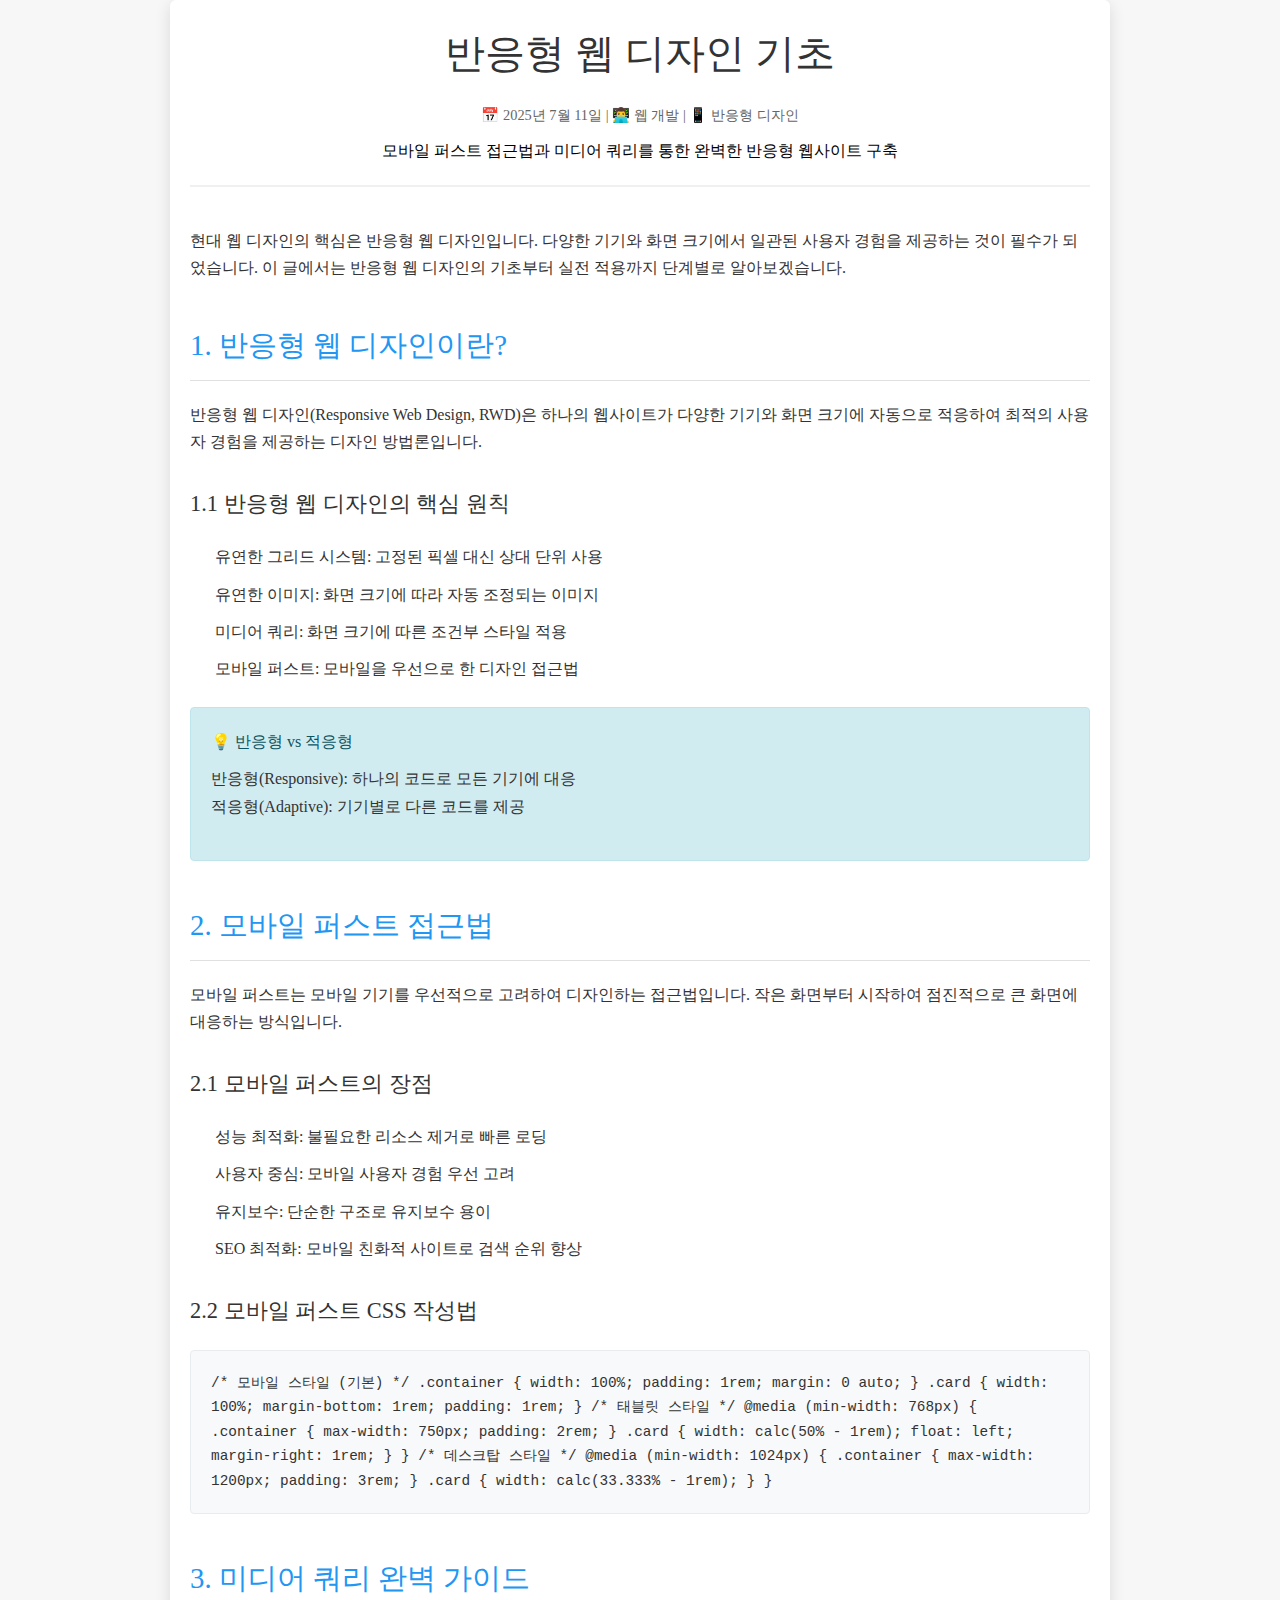
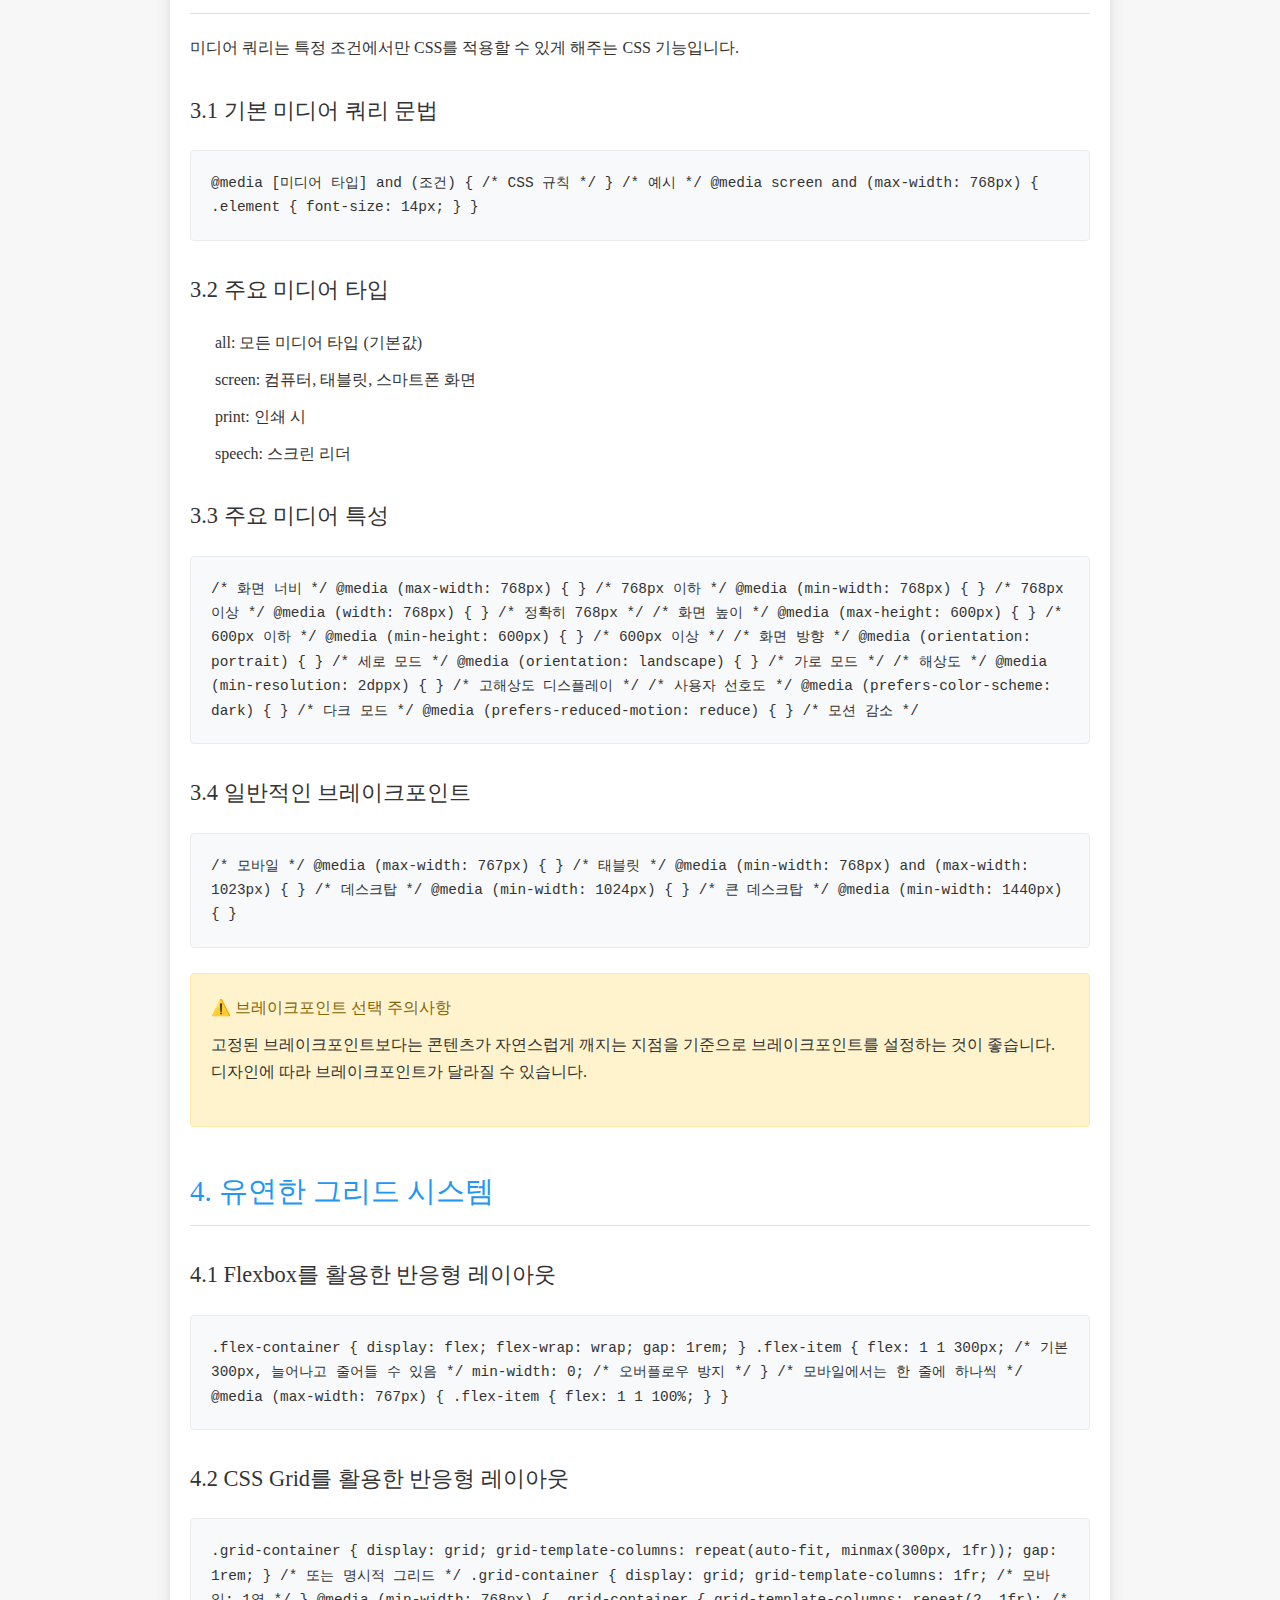
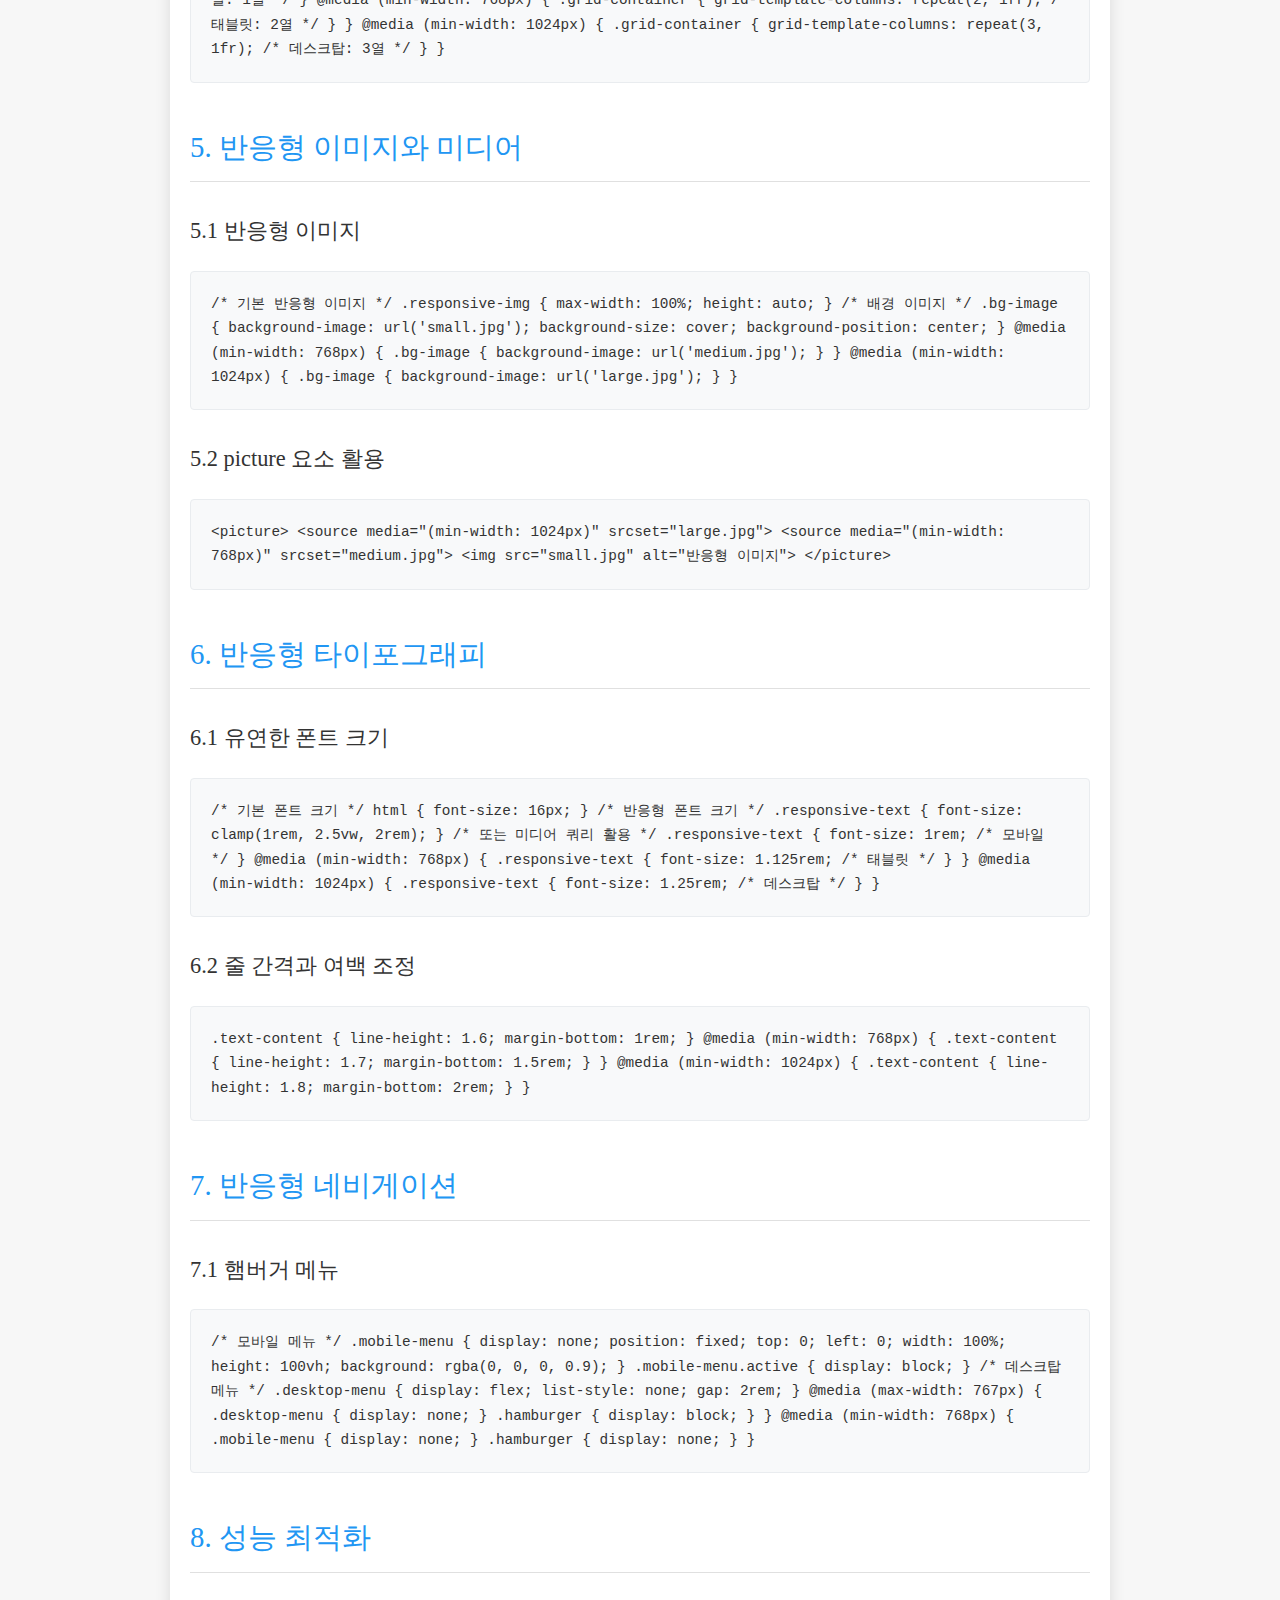
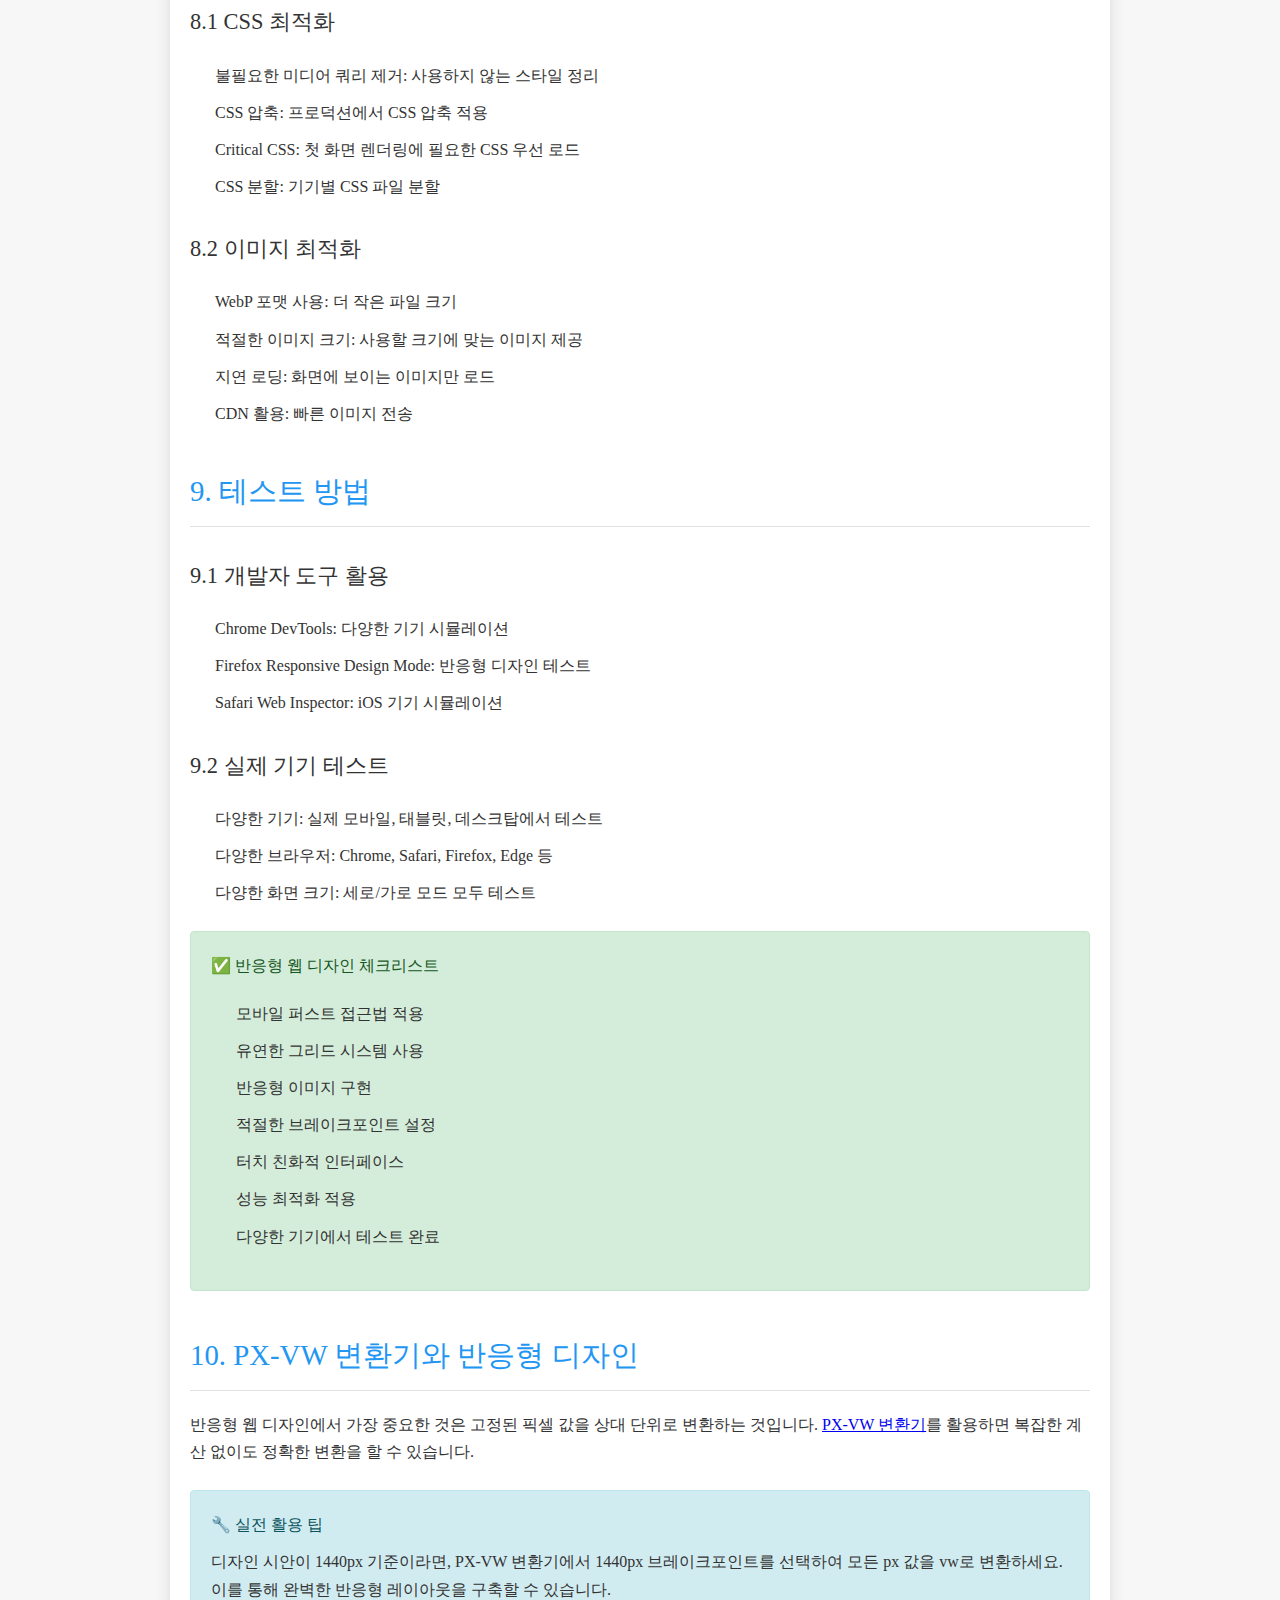
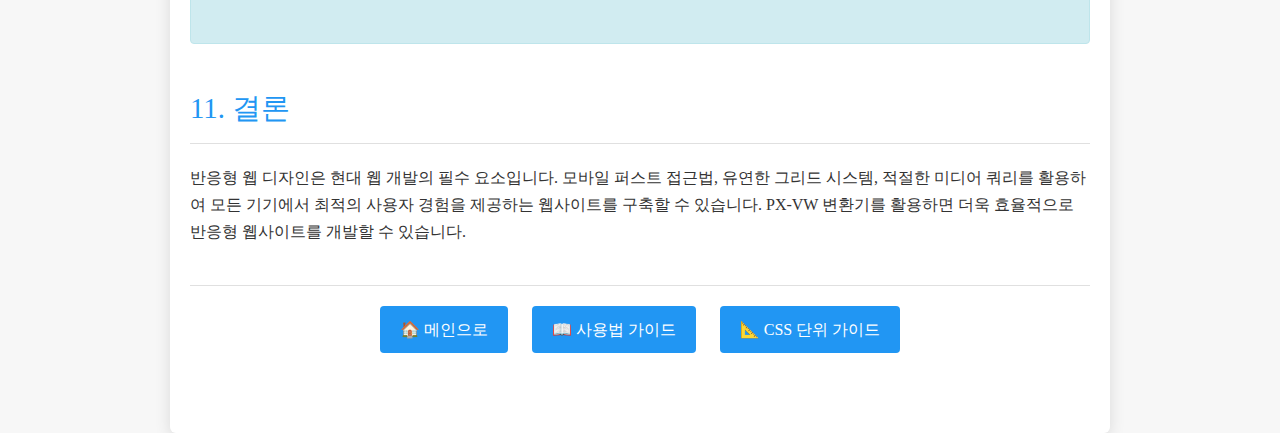
<file: blog-responsive-design.html>
<!DOCTYPE html>
<html lang="ko">
<head>
  <meta charset="UTF-8">
  <meta name="viewport" content="width=device-width, initial-scale=1.0, minimum-scale=1.0, maximum-scale=1.0 user-scalable=no">
  <title>반응형 웹 디자인 기초 | 모바일 퍼스트 접근법과 미디어 쿼리</title>
  <link rel="icon" href="favicon.ico">
  <meta name="description" content="반응형 웹 디자인의 기초를 알아보세요. 모바일 퍼스트 접근법, 미디어 쿼리, 유연한 그리드 시스템을 통한 완벽한 반응형 웹사이트 구축 방법을 배워보세요.">
  <meta name="keywords" content="반응형 웹 디자인, 모바일 퍼스트, 미디어 쿼리, CSS Grid, Flexbox, 웹 개발, 모바일 최적화">
  <meta property="og:title" content="반응형 웹 디자인 기초">
  <meta property="og:description" content="모바일 퍼스트 접근법과 미디어 쿼리">
  <meta property="og:url" content="https://pxtovw.co.kr/blog-responsive-design.html">
  <meta property="og:image" content="https://pxtovw.co.kr/img/og.png">
  
  <!-- font add -->
  <link rel="preconnect" href="https://fonts.googleapis.com">
  <link rel="preconnect" href="https://fonts.gstatic.com" crossorigin>
  <link href="https://fonts.googleapis.com/css2?family=Noto+Sans+KR:wght@100..900&display=swap" rel="stylesheet">
  
  <link rel="stylesheet" href="css/style.css">
  <link rel="stylesheet" href="css/reset.css">
  <link rel="stylesheet" href="css/blog.css">
</head>
<body>
  <div class="blog-container">
    <div class="blog-header">
      <h1>반응형 웹 디자인 기초</h1>
      <div class="blog-meta">
        <span>📅 2025년 7월 11일</span> | 
        <span>👨‍💻 웹 개발</span> | 
        <span>📱 반응형 디자인</span>
      </div>
      <p>모바일 퍼스트 접근법과 미디어 쿼리를 통한 완벽한 반응형 웹사이트 구축</p>
    </div>
    
    <div class="blog-content">
      <p>현대 웹 디자인의 핵심은 반응형 웹 디자인입니다. 다양한 기기와 화면 크기에서 일관된 사용자 경험을 제공하는 것이 필수가 되었습니다. 이 글에서는 반응형 웹 디자인의 기초부터 실전 적용까지 단계별로 알아보겠습니다.</p>
      
      <h2>1. 반응형 웹 디자인이란?</h2>
      
      <p>반응형 웹 디자인(Responsive Web Design, RWD)은 하나의 웹사이트가 다양한 기기와 화면 크기에 자동으로 적응하여 최적의 사용자 경험을 제공하는 디자인 방법론입니다.</p>
      
      <h3>1.1 반응형 웹 디자인의 핵심 원칙</h3>
      
      <ul>
        <li><strong>유연한 그리드 시스템</strong>: 고정된 픽셀 대신 상대 단위 사용</li>
        <li><strong>유연한 이미지</strong>: 화면 크기에 따라 자동 조정되는 이미지</li>
        <li><strong>미디어 쿼리</strong>: 화면 크기에 따른 조건부 스타일 적용</li>
        <li><strong>모바일 퍼스트</strong>: 모바일을 우선으로 한 디자인 접근법</li>
      </ul>
      
      <div class="tip-box">
        <h4>💡 반응형 vs 적응형</h4>
        <p><strong>반응형(Responsive)</strong>: 하나의 코드로 모든 기기에 대응<br>
        <strong>적응형(Adaptive)</strong>: 기기별로 다른 코드를 제공</p>
      </div>
      
      <h2>2. 모바일 퍼스트 접근법</h2>
      
      <p>모바일 퍼스트는 모바일 기기를 우선적으로 고려하여 디자인하는 접근법입니다. 작은 화면부터 시작하여 점진적으로 큰 화면에 대응하는 방식입니다.</p>
      
      <h3>2.1 모바일 퍼스트의 장점</h3>
      
      <ul>
        <li><strong>성능 최적화</strong>: 불필요한 리소스 제거로 빠른 로딩</li>
        <li><strong>사용자 중심</strong>: 모바일 사용자 경험 우선 고려</li>
        <li><strong>유지보수</strong>: 단순한 구조로 유지보수 용이</li>
        <li><strong>SEO 최적화</strong>: 모바일 친화적 사이트로 검색 순위 향상</li>
      </ul>
      
      <h3>2.2 모바일 퍼스트 CSS 작성법</h3>
      
      <div class="code-block">
        /* 모바일 스타일 (기본) */
        .container {
          width: 100%;
          padding: 1rem;
          margin: 0 auto;
        }
        
        .card {
          width: 100%;
          margin-bottom: 1rem;
          padding: 1rem;
        }
        
        /* 태블릿 스타일 */
        @media (min-width: 768px) {
          .container {
            max-width: 750px;
            padding: 2rem;
          }
          
          .card {
            width: calc(50% - 1rem);
            float: left;
            margin-right: 1rem;
          }
        }
        
        /* 데스크탑 스타일 */
        @media (min-width: 1024px) {
          .container {
            max-width: 1200px;
            padding: 3rem;
          }
          
          .card {
            width: calc(33.333% - 1rem);
          }
        }
      </div>
      
      <h2>3. 미디어 쿼리 완벽 가이드</h2>
      
      <p>미디어 쿼리는 특정 조건에서만 CSS를 적용할 수 있게 해주는 CSS 기능입니다.</p>
      
      <h3>3.1 기본 미디어 쿼리 문법</h3>
      
      <div class="code-block">
        @media [미디어 타입] and (조건) {
          /* CSS 규칙 */
        }
        
        /* 예시 */
        @media screen and (max-width: 768px) {
          .element {
            font-size: 14px;
          }
        }
      </div>
      
      <h3>3.2 주요 미디어 타입</h3>
      
      <ul>
        <li><strong>all</strong>: 모든 미디어 타입 (기본값)</li>
        <li><strong>screen</strong>: 컴퓨터, 태블릿, 스마트폰 화면</li>
        <li><strong>print</strong>: 인쇄 시</li>
        <li><strong>speech</strong>: 스크린 리더</li>
      </ul>
      
      <h3>3.3 주요 미디어 특성</h3>
      
      <div class="code-block">
        /* 화면 너비 */
        @media (max-width: 768px) { }    /* 768px 이하 */
        @media (min-width: 768px) { }    /* 768px 이상 */
        @media (width: 768px) { }        /* 정확히 768px */
        
        /* 화면 높이 */
        @media (max-height: 600px) { }   /* 600px 이하 */
        @media (min-height: 600px) { }   /* 600px 이상 */
        
        /* 화면 방향 */
        @media (orientation: portrait) { }   /* 세로 모드 */
        @media (orientation: landscape) { }  /* 가로 모드 */
        
        /* 해상도 */
        @media (min-resolution: 2dppx) { }   /* 고해상도 디스플레이 */
        
        /* 사용자 선호도 */
        @media (prefers-color-scheme: dark) { }    /* 다크 모드 */
        @media (prefers-reduced-motion: reduce) { } /* 모션 감소 */
      </div>
      
      <h3>3.4 일반적인 브레이크포인트</h3>
      
      <div class="code-block">
        /* 모바일 */
        @media (max-width: 767px) { }
        
        /* 태블릿 */
        @media (min-width: 768px) and (max-width: 1023px) { }
        
        /* 데스크탑 */
        @media (min-width: 1024px) { }
        
        /* 큰 데스크탑 */
        @media (min-width: 1440px) { }
      </div>
      
      <div class="warning-box">
        <h4>⚠️ 브레이크포인트 선택 주의사항</h4>
        <p>고정된 브레이크포인트보다는 콘텐츠가 자연스럽게 깨지는 지점을 기준으로 브레이크포인트를 설정하는 것이 좋습니다. 디자인에 따라 브레이크포인트가 달라질 수 있습니다.</p>
      </div>
      
      <h2>4. 유연한 그리드 시스템</h2>
      
      <h3>4.1 Flexbox를 활용한 반응형 레이아웃</h3>
      
      <div class="code-block">
        .flex-container {
          display: flex;
          flex-wrap: wrap;
          gap: 1rem;
        }
        
        .flex-item {
          flex: 1 1 300px;  /* 기본 300px, 늘어나고 줄어들 수 있음 */
          min-width: 0;     /* 오버플로우 방지 */
        }
        
        /* 모바일에서는 한 줄에 하나씩 */
        @media (max-width: 767px) {
          .flex-item {
            flex: 1 1 100%;
          }
        }
      </div>
      
      <h3>4.2 CSS Grid를 활용한 반응형 레이아웃</h3>
      
      <div class="code-block">
        .grid-container {
          display: grid;
          grid-template-columns: repeat(auto-fit, minmax(300px, 1fr));
          gap: 1rem;
        }
        
        /* 또는 명시적 그리드 */
        .grid-container {
          display: grid;
          grid-template-columns: 1fr;  /* 모바일: 1열 */
        }
        
        @media (min-width: 768px) {
          .grid-container {
            grid-template-columns: repeat(2, 1fr);  /* 태블릿: 2열 */
          }
        }
        
        @media (min-width: 1024px) {
          .grid-container {
            grid-template-columns: repeat(3, 1fr);  /* 데스크탑: 3열 */
          }
        }
      </div>
      
      <h2>5. 반응형 이미지와 미디어</h2>
      
      <h3>5.1 반응형 이미지</h3>
      
      <div class="code-block">
        /* 기본 반응형 이미지 */
        .responsive-img {
          max-width: 100%;
          height: auto;
        }
        
        /* 배경 이미지 */
        .bg-image {
          background-image: url('small.jpg');
          background-size: cover;
          background-position: center;
        }
        
        @media (min-width: 768px) {
          .bg-image {
            background-image: url('medium.jpg');
          }
        }
        
        @media (min-width: 1024px) {
          .bg-image {
            background-image: url('large.jpg');
          }
        }
      </div>
      
      <h3>5.2 picture 요소 활용</h3>
      
      <div class="code-block">
        &lt;picture&gt;
          &lt;source media="(min-width: 1024px)" srcset="large.jpg"&gt;
          &lt;source media="(min-width: 768px)" srcset="medium.jpg"&gt;
          &lt;img src="small.jpg" alt="반응형 이미지"&gt;
        &lt;/picture&gt;
      </div>
      
      <h2>6. 반응형 타이포그래피</h2>
      
      <h3>6.1 유연한 폰트 크기</h3>
      
      <div class="code-block">
        /* 기본 폰트 크기 */
        html {
          font-size: 16px;
        }
        
        /* 반응형 폰트 크기 */
        .responsive-text {
          font-size: clamp(1rem, 2.5vw, 2rem);
        }
        
        /* 또는 미디어 쿼리 활용 */
        .responsive-text {
          font-size: 1rem;  /* 모바일 */
        }
        
        @media (min-width: 768px) {
          .responsive-text {
            font-size: 1.125rem;  /* 태블릿 */
          }
        }
        
        @media (min-width: 1024px) {
          .responsive-text {
            font-size: 1.25rem;  /* 데스크탑 */
          }
        }
      </div>
      
      <h3>6.2 줄 간격과 여백 조정</h3>
      
      <div class="code-block">
        .text-content {
          line-height: 1.6;
          margin-bottom: 1rem;
        }
        
        @media (min-width: 768px) {
          .text-content {
            line-height: 1.7;
            margin-bottom: 1.5rem;
          }
        }
        
        @media (min-width: 1024px) {
          .text-content {
            line-height: 1.8;
            margin-bottom: 2rem;
          }
        }
      </div>
      
      <h2>7. 반응형 네비게이션</h2>
      
      <h3>7.1 햄버거 메뉴</h3>
      
      <div class="code-block">
        /* 모바일 메뉴 */
        .mobile-menu {
          display: none;
          position: fixed;
          top: 0;
          left: 0;
          width: 100%;
          height: 100vh;
          background: rgba(0, 0, 0, 0.9);
        }
        
        .mobile-menu.active {
          display: block;
        }
        
        /* 데스크탑 메뉴 */
        .desktop-menu {
          display: flex;
          list-style: none;
          gap: 2rem;
        }
        
        @media (max-width: 767px) {
          .desktop-menu {
            display: none;
          }
          
          .hamburger {
            display: block;
          }
        }
        
        @media (min-width: 768px) {
          .mobile-menu {
            display: none;
          }
          
          .hamburger {
            display: none;
          }
        }
      </div>
      
      <h2>8. 성능 최적화</h2>
      
      <h3>8.1 CSS 최적화</h3>
      
      <ul>
        <li><strong>불필요한 미디어 쿼리 제거</strong>: 사용하지 않는 스타일 정리</li>
        <li><strong>CSS 압축</strong>: 프로덕션에서 CSS 압축 적용</li>
        <li><strong>Critical CSS</strong>: 첫 화면 렌더링에 필요한 CSS 우선 로드</li>
        <li><strong>CSS 분할</strong>: 기기별 CSS 파일 분할</li>
      </ul>
      
      <h3>8.2 이미지 최적화</h3>
      
      <ul>
        <li><strong>WebP 포맷 사용</strong>: 더 작은 파일 크기</li>
        <li><strong>적절한 이미지 크기</strong>: 사용할 크기에 맞는 이미지 제공</li>
        <li><strong>지연 로딩</strong>: 화면에 보이는 이미지만 로드</li>
        <li><strong>CDN 활용</strong>: 빠른 이미지 전송</li>
      </ul>
      
      <h2>9. 테스트 방법</h2>
      
      <h3>9.1 개발자 도구 활용</h3>
      
      <ul>
        <li><strong>Chrome DevTools</strong>: 다양한 기기 시뮬레이션</li>
        <li><strong>Firefox Responsive Design Mode</strong>: 반응형 디자인 테스트</li>
        <li><strong>Safari Web Inspector</strong>: iOS 기기 시뮬레이션</li>
      </ul>
      
      <h3>9.2 실제 기기 테스트</h3>
      
      <ul>
        <li><strong>다양한 기기</strong>: 실제 모바일, 태블릿, 데스크탑에서 테스트</li>
        <li><strong>다양한 브라우저</strong>: Chrome, Safari, Firefox, Edge 등</li>
        <li><strong>다양한 화면 크기</strong>: 세로/가로 모드 모두 테스트</li>
      </ul>
      
      <div class="success-box">
        <h4>✅ 반응형 웹 디자인 체크리스트</h4>
        <ul>
          <li>모바일 퍼스트 접근법 적용</li>
          <li>유연한 그리드 시스템 사용</li>
          <li>반응형 이미지 구현</li>
          <li>적절한 브레이크포인트 설정</li>
          <li>터치 친화적 인터페이스</li>
          <li>성능 최적화 적용</li>
          <li>다양한 기기에서 테스트 완료</li>
        </ul>
      </div>
      
      <h2>10. PX-VW 변환기와 반응형 디자인</h2>
      
      <p>반응형 웹 디자인에서 가장 중요한 것은 고정된 픽셀 값을 상대 단위로 변환하는 것입니다. <a href="index.html">PX-VW 변환기</a>를 활용하면 복잡한 계산 없이도 정확한 변환을 할 수 있습니다.</p>
      
      <div class="tip-box">
        <h4>🔧 실전 활용 팁</h4>
        <p>디자인 시안이 1440px 기준이라면, PX-VW 변환기에서 1440px 브레이크포인트를 선택하여 모든 px 값을 vw로 변환하세요. 이를 통해 완벽한 반응형 레이아웃을 구축할 수 있습니다.</p>
      </div>
      
      <h2>11. 결론</h2>
      
      <p>반응형 웹 디자인은 현대 웹 개발의 필수 요소입니다. 모바일 퍼스트 접근법, 유연한 그리드 시스템, 적절한 미디어 쿼리를 활용하여 모든 기기에서 최적의 사용자 경험을 제공하는 웹사이트를 구축할 수 있습니다. PX-VW 변환기를 활용하면 더욱 효율적으로 반응형 웹사이트를 개발할 수 있습니다.</p>
      
      <div class="nav-links">
        <a href="index.html">🏠 메인으로</a>
        <a href="how-to-use.html">📖 사용법 가이드</a>
        <a href="blog-css-units.html">📐 CSS 단위 가이드</a>
      </div>
    </div>
  </div>
</body>
</html>
</file>
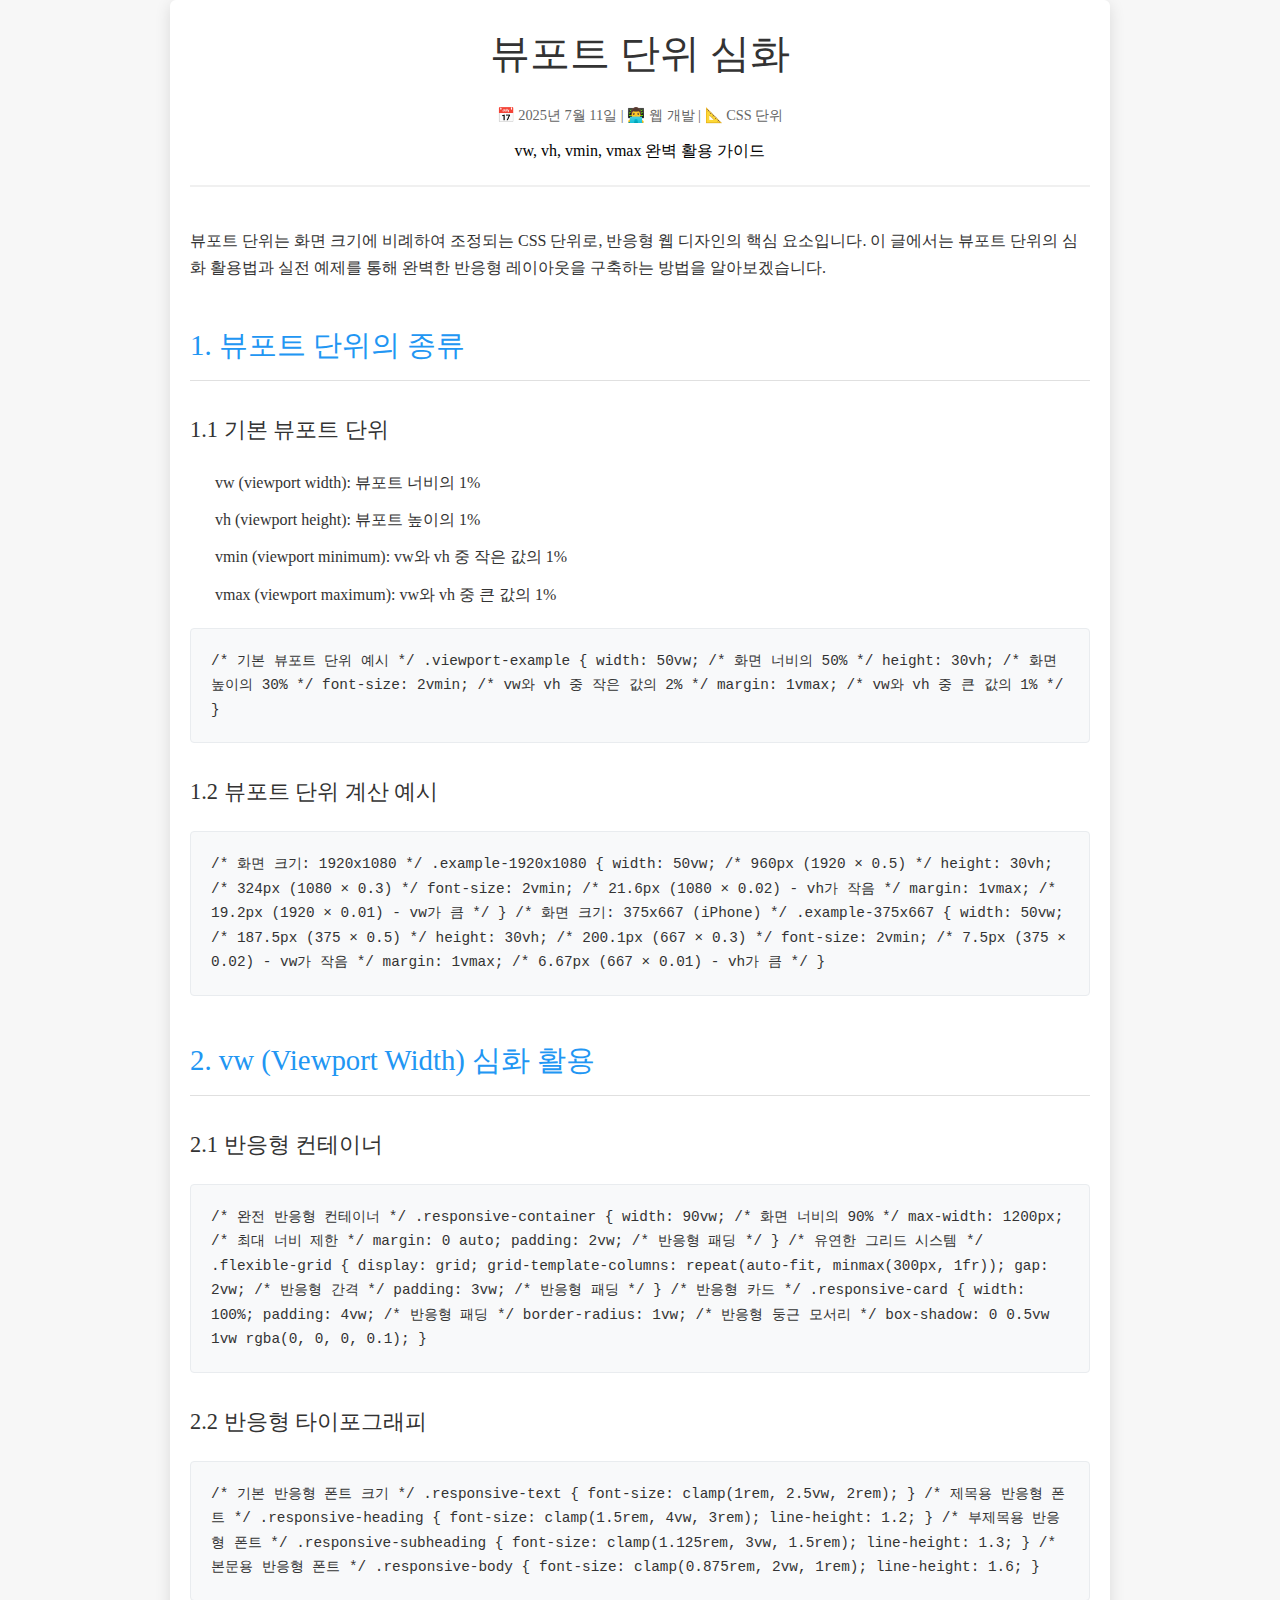
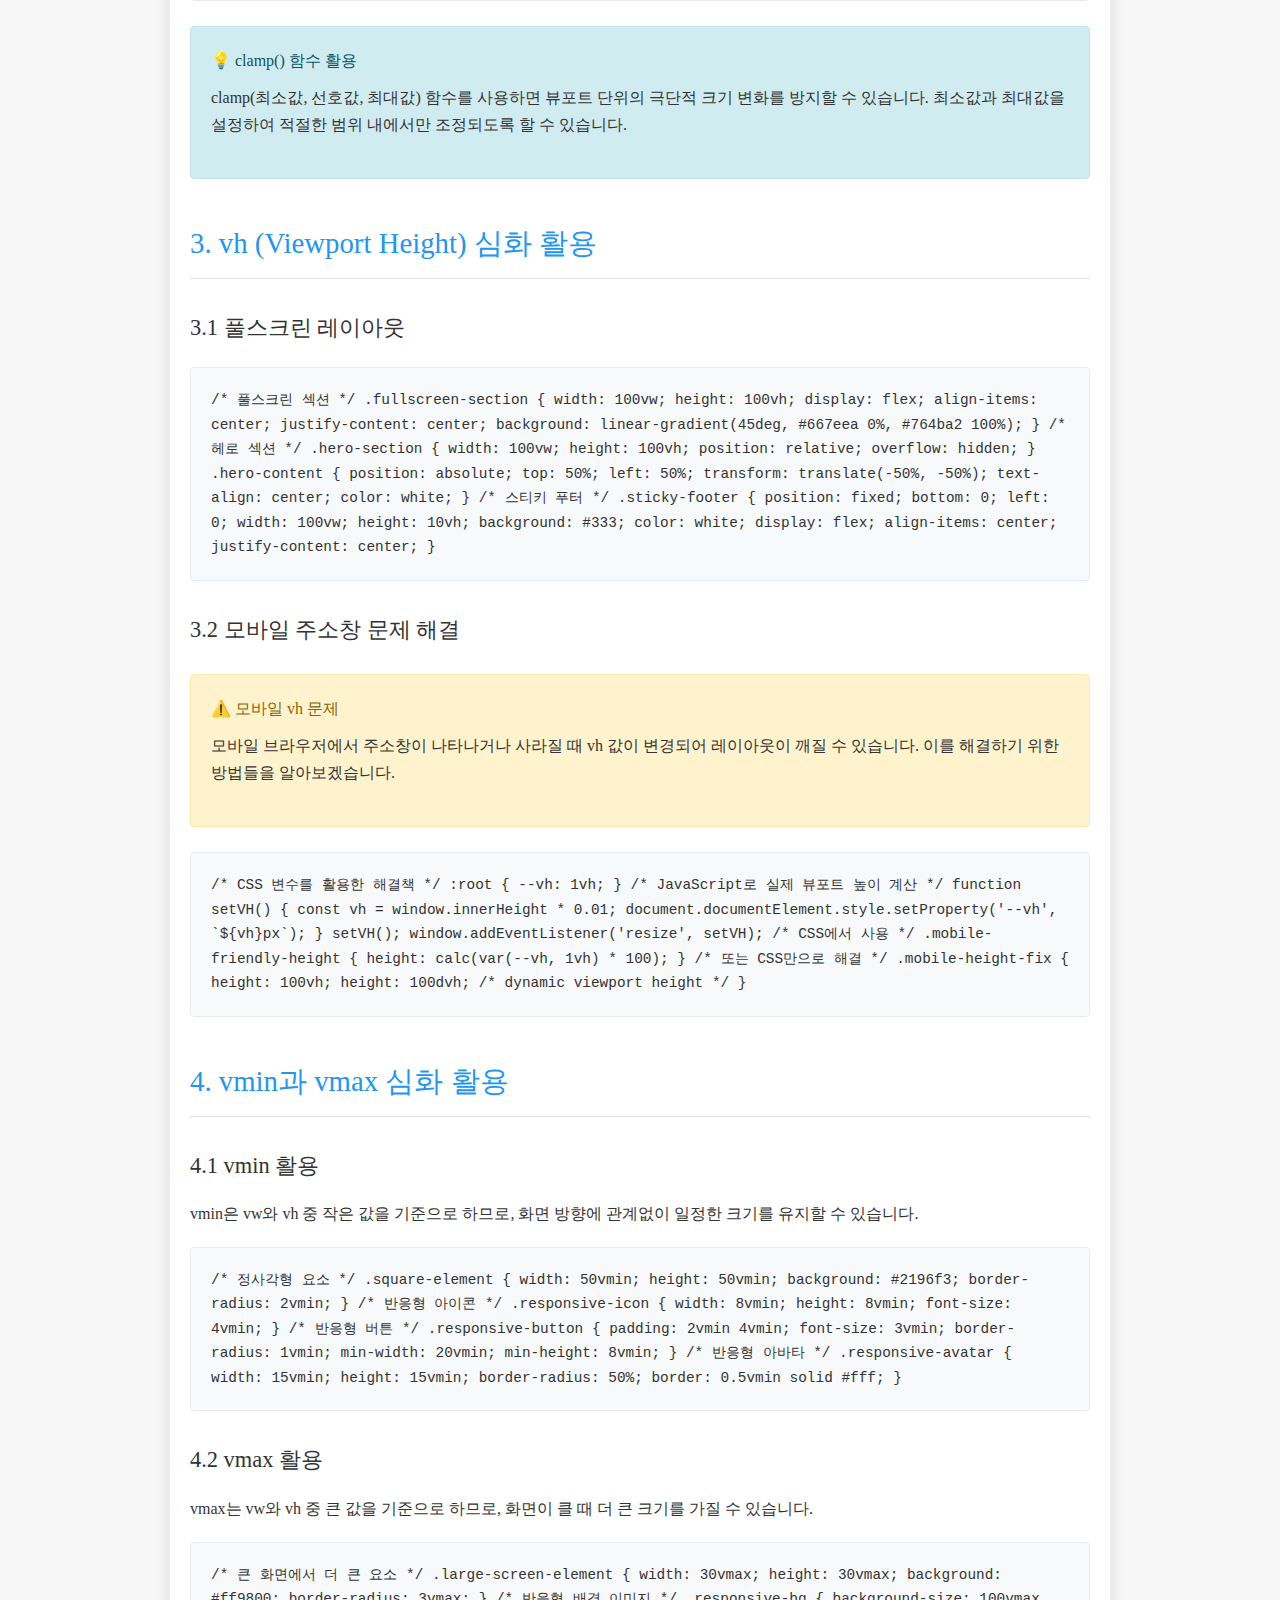
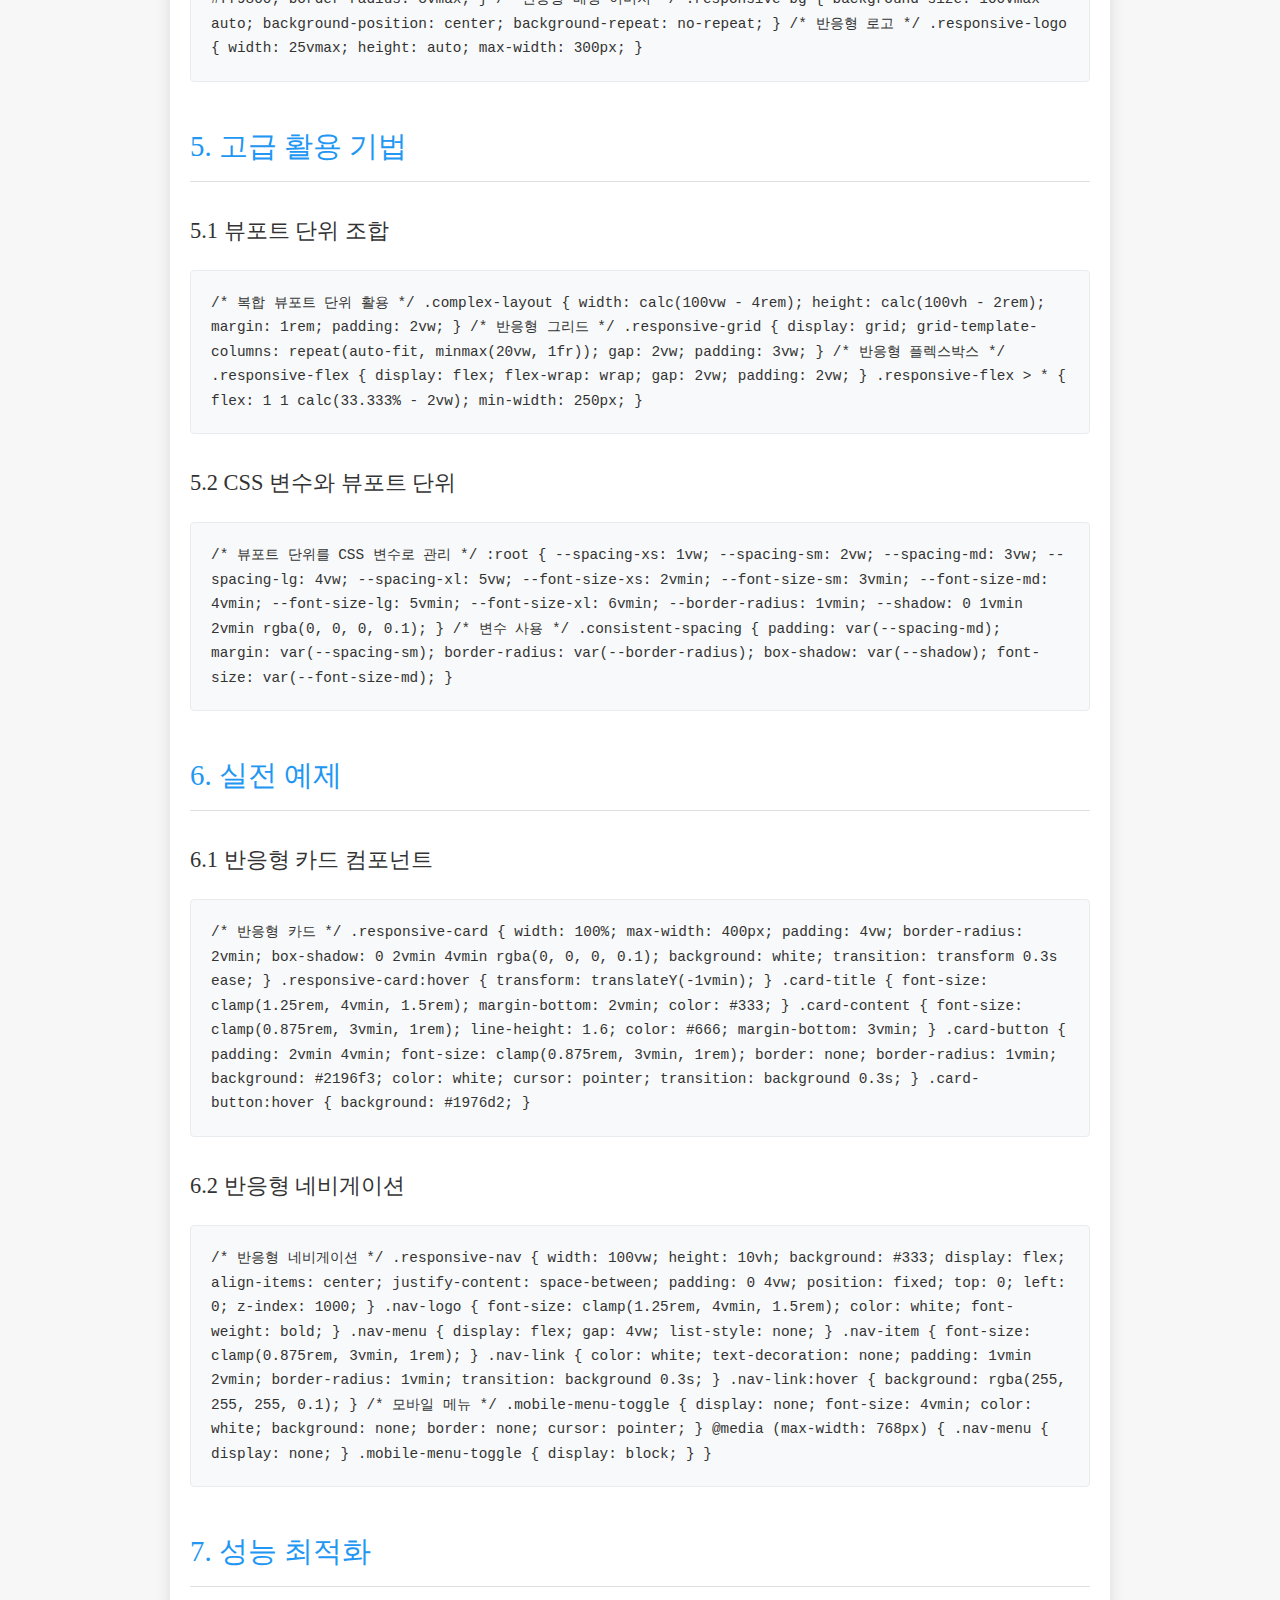
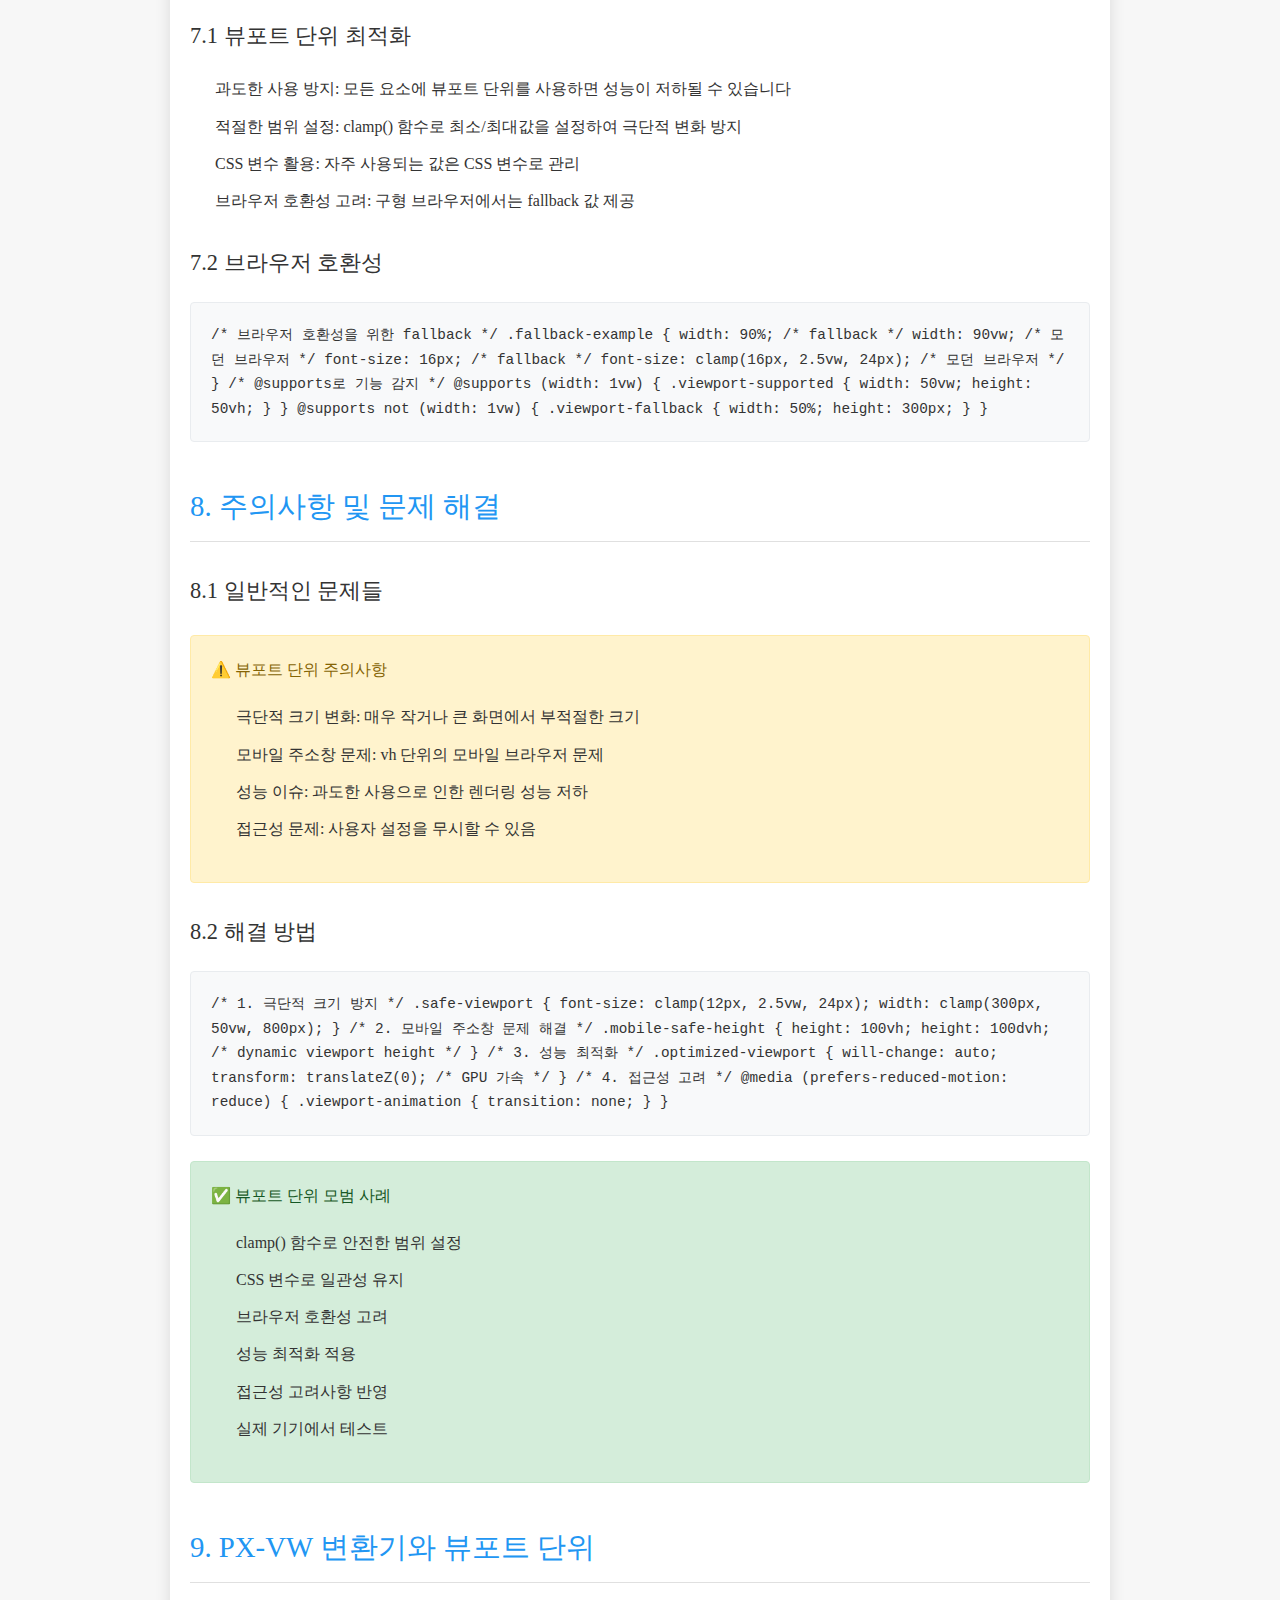
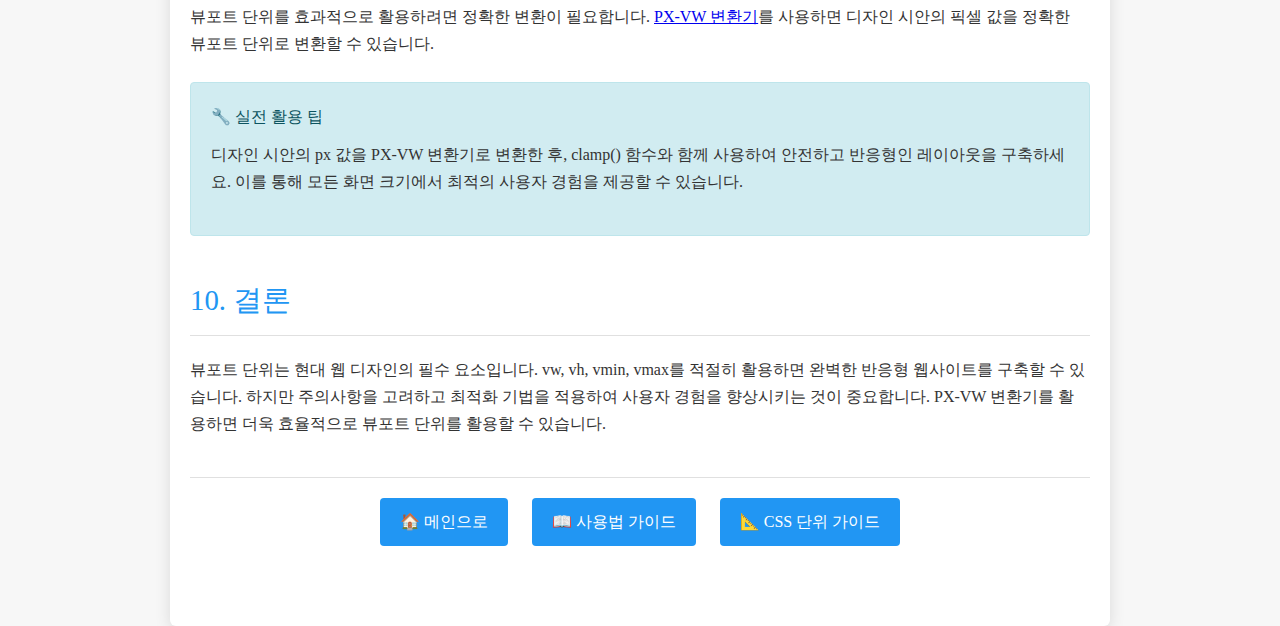
<file: blog-viewport-units.html>
<!DOCTYPE html>
<html lang="ko">
<head>
  <meta charset="UTF-8">
  <meta name="viewport" content="width=device-width, initial-scale=1.0, minimum-scale=1.0, maximum-scale=1.0 user-scalable=no">
  <title>뷰포트 단위 심화 | vw, vh, vmin, vmax 완벽 활용 가이드</title>
  <link rel="icon" href="favicon.ico">
  <meta name="description" content="뷰포트 단위의 심화 활용법을 알아보세요. vw, vh, vmin, vmax의 고급 활용법과 실전 예제, 주의사항까지 완벽하게 정리했습니다.">
  <meta name="keywords" content="뷰포트 단위, vw, vh, vmin, vmax, CSS 단위, 반응형 디자인, 웹 개발">
  <meta property="og:title" content="뷰포트 단위 심화">
  <meta property="og:description" content="vw, vh, vmin, vmax 완벽 활용 가이드">
  <meta property="og:url" content="https://pxtovw.co.kr/blog-viewport-units.html">
  <meta property="og:image" content="https://pxtovw.co.kr/img/og.png">
  
  <!-- font add -->
  <link rel="preconnect" href="https://fonts.googleapis.com">
  <link rel="preconnect" href="https://fonts.gstatic.com" crossorigin>
  <link href="https://fonts.googleapis.com/css2?family=Noto+Sans+KR:wght@100..900&display=swap" rel="stylesheet">
  
  <link rel="stylesheet" href="css/style.css">
  <link rel="stylesheet" href="css/reset.css">
  <link rel="stylesheet" href="css/blog.css">
</head>
<body>
  <div class="blog-container">
    <div class="blog-header">
      <h1>뷰포트 단위 심화</h1>
      <div class="blog-meta">
        <span>📅 2025년 7월 11일</span> | 
        <span>👨‍💻 웹 개발</span> | 
        <span>📐 CSS 단위</span>
      </div>
      <p>vw, vh, vmin, vmax 완벽 활용 가이드</p>
    </div>
    
    <div class="blog-content">
      <p>뷰포트 단위는 화면 크기에 비례하여 조정되는 CSS 단위로, 반응형 웹 디자인의 핵심 요소입니다. 이 글에서는 뷰포트 단위의 심화 활용법과 실전 예제를 통해 완벽한 반응형 레이아웃을 구축하는 방법을 알아보겠습니다.</p>
      
      <h2>1. 뷰포트 단위의 종류</h2>
      
      <h3>1.1 기본 뷰포트 단위</h3>
      
      <ul>
        <li><strong>vw (viewport width)</strong>: 뷰포트 너비의 1%</li>
        <li><strong>vh (viewport height)</strong>: 뷰포트 높이의 1%</li>
        <li><strong>vmin (viewport minimum)</strong>: vw와 vh 중 작은 값의 1%</li>
        <li><strong>vmax (viewport maximum)</strong>: vw와 vh 중 큰 값의 1%</li>
      </ul>
      
      <div class="code-block">
        /* 기본 뷰포트 단위 예시 */
        .viewport-example {
          width: 50vw;        /* 화면 너비의 50% */
          height: 30vh;       /* 화면 높이의 30% */
          font-size: 2vmin;   /* vw와 vh 중 작은 값의 2% */
          margin: 1vmax;      /* vw와 vh 중 큰 값의 1% */
        }
      </div>
      
      <h3>1.2 뷰포트 단위 계산 예시</h3>
      
      <div class="code-block">
        /* 화면 크기: 1920x1080 */
        .example-1920x1080 {
          width: 50vw;        /* 960px (1920 × 0.5) */
          height: 30vh;       /* 324px (1080 × 0.3) */
          font-size: 2vmin;   /* 21.6px (1080 × 0.02) - vh가 작음 */
          margin: 1vmax;      /* 19.2px (1920 × 0.01) - vw가 큼 */
        }
        
        /* 화면 크기: 375x667 (iPhone) */
        .example-375x667 {
          width: 50vw;        /* 187.5px (375 × 0.5) */
          height: 30vh;       /* 200.1px (667 × 0.3) */
          font-size: 2vmin;   /* 7.5px (375 × 0.02) - vw가 작음 */
          margin: 1vmax;      /* 6.67px (667 × 0.01) - vh가 큼 */
        }
      </div>
      
      <h2>2. vw (Viewport Width) 심화 활용</h2>
      
      <h3>2.1 반응형 컨테이너</h3>
      
      <div class="code-block">
        /* 완전 반응형 컨테이너 */
        .responsive-container {
          width: 90vw;                    /* 화면 너비의 90% */
          max-width: 1200px;              /* 최대 너비 제한 */
          margin: 0 auto;
          padding: 2vw;                   /* 반응형 패딩 */
        }
        
        /* 유연한 그리드 시스템 */
        .flexible-grid {
          display: grid;
          grid-template-columns: repeat(auto-fit, minmax(300px, 1fr));
          gap: 2vw;                       /* 반응형 간격 */
          padding: 3vw;                   /* 반응형 패딩 */
        }
        
        /* 반응형 카드 */
        .responsive-card {
          width: 100%;
          padding: 4vw;                   /* 반응형 패딩 */
          border-radius: 1vw;             /* 반응형 둥근 모서리 */
          box-shadow: 0 0.5vw 1vw rgba(0, 0, 0, 0.1);
        }
      </div>
      
      <h3>2.2 반응형 타이포그래피</h3>
      
      <div class="code-block">
        /* 기본 반응형 폰트 크기 */
        .responsive-text {
          font-size: clamp(1rem, 2.5vw, 2rem);
        }
        
        /* 제목용 반응형 폰트 */
        .responsive-heading {
          font-size: clamp(1.5rem, 4vw, 3rem);
          line-height: 1.2;
        }
        
        /* 부제목용 반응형 폰트 */
        .responsive-subheading {
          font-size: clamp(1.125rem, 3vw, 1.5rem);
          line-height: 1.3;
        }
        
        /* 본문용 반응형 폰트 */
        .responsive-body {
          font-size: clamp(0.875rem, 2vw, 1rem);
          line-height: 1.6;
        }
      </div>
      
      <div class="tip-box">
        <h4>💡 clamp() 함수 활용</h4>
        <p>clamp(최소값, 선호값, 최대값) 함수를 사용하면 뷰포트 단위의 극단적 크기 변화를 방지할 수 있습니다. 최소값과 최대값을 설정하여 적절한 범위 내에서만 조정되도록 할 수 있습니다.</p>
      </div>
      
      <h2>3. vh (Viewport Height) 심화 활용</h2>
      
      <h3>3.1 풀스크린 레이아웃</h3>
      
      <div class="code-block">
        /* 풀스크린 섹션 */
        .fullscreen-section {
          width: 100vw;
          height: 100vh;
          display: flex;
          align-items: center;
          justify-content: center;
          background: linear-gradient(45deg, #667eea 0%, #764ba2 100%);
        }
        
        /* 헤로 섹션 */
        .hero-section {
          width: 100vw;
          height: 100vh;
          position: relative;
          overflow: hidden;
        }
        
        .hero-content {
          position: absolute;
          top: 50%;
          left: 50%;
          transform: translate(-50%, -50%);
          text-align: center;
          color: white;
        }
        
        /* 스티키 푸터 */
        .sticky-footer {
          position: fixed;
          bottom: 0;
          left: 0;
          width: 100vw;
          height: 10vh;
          background: #333;
          color: white;
          display: flex;
          align-items: center;
          justify-content: center;
        }
      </div>
      
      <h3>3.2 모바일 주소창 문제 해결</h3>
      
      <div class="warning-box">
        <h4>⚠️ 모바일 vh 문제</h4>
        <p>모바일 브라우저에서 주소창이 나타나거나 사라질 때 vh 값이 변경되어 레이아웃이 깨질 수 있습니다. 이를 해결하기 위한 방법들을 알아보겠습니다.</p>
      </div>
      
      <div class="code-block">
        /* CSS 변수를 활용한 해결책 */
        :root {
          --vh: 1vh;
        }
        
        /* JavaScript로 실제 뷰포트 높이 계산 */
        function setVH() {
          const vh = window.innerHeight * 0.01;
          document.documentElement.style.setProperty('--vh', `${vh}px`);
        }
        
        setVH();
        window.addEventListener('resize', setVH);
        
        /* CSS에서 사용 */
        .mobile-friendly-height {
          height: calc(var(--vh, 1vh) * 100);
        }
        
        /* 또는 CSS만으로 해결 */
        .mobile-height-fix {
          height: 100vh;
          height: 100dvh; /* dynamic viewport height */
        }
      </div>
      
      <h2>4. vmin과 vmax 심화 활용</h2>
      
      <h3>4.1 vmin 활용</h3>
      
      <p>vmin은 vw와 vh 중 작은 값을 기준으로 하므로, 화면 방향에 관계없이 일정한 크기를 유지할 수 있습니다.</p>
      
      <div class="code-block">
        /* 정사각형 요소 */
        .square-element {
          width: 50vmin;
          height: 50vmin;
          background: #2196f3;
          border-radius: 2vmin;
        }
        
        /* 반응형 아이콘 */
        .responsive-icon {
          width: 8vmin;
          height: 8vmin;
          font-size: 4vmin;
        }
        
        /* 반응형 버튼 */
        .responsive-button {
          padding: 2vmin 4vmin;
          font-size: 3vmin;
          border-radius: 1vmin;
          min-width: 20vmin;
          min-height: 8vmin;
        }
        
        /* 반응형 아바타 */
        .responsive-avatar {
          width: 15vmin;
          height: 15vmin;
          border-radius: 50%;
          border: 0.5vmin solid #fff;
        }
      </div>
      
      <h3>4.2 vmax 활용</h3>
      
      <p>vmax는 vw와 vh 중 큰 값을 기준으로 하므로, 화면이 클 때 더 큰 크기를 가질 수 있습니다.</p>
      
      <div class="code-block">
        /* 큰 화면에서 더 큰 요소 */
        .large-screen-element {
          width: 30vmax;
          height: 30vmax;
          background: #ff9800;
          border-radius: 3vmax;
        }
        
        /* 반응형 배경 이미지 */
        .responsive-bg {
          background-size: 100vmax auto;
          background-position: center;
          background-repeat: no-repeat;
        }
        
        /* 반응형 로고 */
        .responsive-logo {
          width: 25vmax;
          height: auto;
          max-width: 300px;
        }
      </div>
      
      <h2>5. 고급 활용 기법</h2>
      
      <h3>5.1 뷰포트 단위 조합</h3>
      
      <div class="code-block">
        /* 복합 뷰포트 단위 활용 */
        .complex-layout {
          width: calc(100vw - 4rem);
          height: calc(100vh - 2rem);
          margin: 1rem;
          padding: 2vw;
        }
        
        /* 반응형 그리드 */
        .responsive-grid {
          display: grid;
          grid-template-columns: repeat(auto-fit, minmax(20vw, 1fr));
          gap: 2vw;
          padding: 3vw;
        }
        
        /* 반응형 플렉스박스 */
        .responsive-flex {
          display: flex;
          flex-wrap: wrap;
          gap: 2vw;
          padding: 2vw;
        }
        
        .responsive-flex > * {
          flex: 1 1 calc(33.333% - 2vw);
          min-width: 250px;
        }
      </div>
      
      <h3>5.2 CSS 변수와 뷰포트 단위</h3>
      
      <div class="code-block">
        /* 뷰포트 단위를 CSS 변수로 관리 */
        :root {
          --spacing-xs: 1vw;
          --spacing-sm: 2vw;
          --spacing-md: 3vw;
          --spacing-lg: 4vw;
          --spacing-xl: 5vw;
          
          --font-size-xs: 2vmin;
          --font-size-sm: 3vmin;
          --font-size-md: 4vmin;
          --font-size-lg: 5vmin;
          --font-size-xl: 6vmin;
          
          --border-radius: 1vmin;
          --shadow: 0 1vmin 2vmin rgba(0, 0, 0, 0.1);
        }
        
        /* 변수 사용 */
        .consistent-spacing {
          padding: var(--spacing-md);
          margin: var(--spacing-sm);
          border-radius: var(--border-radius);
          box-shadow: var(--shadow);
          font-size: var(--font-size-md);
        }
      </div>
      
      <h2>6. 실전 예제</h2>
      
      <h3>6.1 반응형 카드 컴포넌트</h3>
      
      <div class="code-block">
        /* 반응형 카드 */
        .responsive-card {
          width: 100%;
          max-width: 400px;
          padding: 4vw;
          border-radius: 2vmin;
          box-shadow: 0 2vmin 4vmin rgba(0, 0, 0, 0.1);
          background: white;
          transition: transform 0.3s ease;
        }
        
        .responsive-card:hover {
          transform: translateY(-1vmin);
        }
        
        .card-title {
          font-size: clamp(1.25rem, 4vmin, 1.5rem);
          margin-bottom: 2vmin;
          color: #333;
        }
        
        .card-content {
          font-size: clamp(0.875rem, 3vmin, 1rem);
          line-height: 1.6;
          color: #666;
          margin-bottom: 3vmin;
        }
        
        .card-button {
          padding: 2vmin 4vmin;
          font-size: clamp(0.875rem, 3vmin, 1rem);
          border: none;
          border-radius: 1vmin;
          background: #2196f3;
          color: white;
          cursor: pointer;
          transition: background 0.3s;
        }
        
        .card-button:hover {
          background: #1976d2;
        }
      </div>
      
      <h3>6.2 반응형 네비게이션</h3>
      
      <div class="code-block">
        /* 반응형 네비게이션 */
        .responsive-nav {
          width: 100vw;
          height: 10vh;
          background: #333;
          display: flex;
          align-items: center;
          justify-content: space-between;
          padding: 0 4vw;
          position: fixed;
          top: 0;
          left: 0;
          z-index: 1000;
        }
        
        .nav-logo {
          font-size: clamp(1.25rem, 4vmin, 1.5rem);
          color: white;
          font-weight: bold;
        }
        
        .nav-menu {
          display: flex;
          gap: 4vw;
          list-style: none;
        }
        
        .nav-item {
          font-size: clamp(0.875rem, 3vmin, 1rem);
        }
        
        .nav-link {
          color: white;
          text-decoration: none;
          padding: 1vmin 2vmin;
          border-radius: 1vmin;
          transition: background 0.3s;
        }
        
        .nav-link:hover {
          background: rgba(255, 255, 255, 0.1);
        }
        
        /* 모바일 메뉴 */
        .mobile-menu-toggle {
          display: none;
          font-size: 4vmin;
          color: white;
          background: none;
          border: none;
          cursor: pointer;
        }
        
        @media (max-width: 768px) {
          .nav-menu {
            display: none;
          }
          
          .mobile-menu-toggle {
            display: block;
          }
        }
      </div>
      
      <h2>7. 성능 최적화</h2>
      
      <h3>7.1 뷰포트 단위 최적화</h3>
      
      <ul>
        <li><strong>과도한 사용 방지</strong>: 모든 요소에 뷰포트 단위를 사용하면 성능이 저하될 수 있습니다</li>
        <li><strong>적절한 범위 설정</strong>: clamp() 함수로 최소/최대값을 설정하여 극단적 변화 방지</li>
        <li><strong>CSS 변수 활용</strong>: 자주 사용되는 값은 CSS 변수로 관리</li>
        <li><strong>브라우저 호환성 고려</strong>: 구형 브라우저에서는 fallback 값 제공</li>
      </ul>
      
      <h3>7.2 브라우저 호환성</h3>
      
      <div class="code-block">
        /* 브라우저 호환성을 위한 fallback */
        .fallback-example {
          width: 90%;                    /* fallback */
          width: 90vw;                   /* 모던 브라우저 */
          font-size: 16px;               /* fallback */
          font-size: clamp(16px, 2.5vw, 24px); /* 모던 브라우저 */
        }
        
        /* @supports로 기능 감지 */
        @supports (width: 1vw) {
          .viewport-supported {
            width: 50vw;
            height: 50vh;
          }
        }
        
        @supports not (width: 1vw) {
          .viewport-fallback {
            width: 50%;
            height: 300px;
          }
        }
      </div>
      
      <h2>8. 주의사항 및 문제 해결</h2>
      
      <h3>8.1 일반적인 문제들</h3>
      
      <div class="warning-box">
        <h4>⚠️ 뷰포트 단위 주의사항</h4>
        <ul>
          <li><strong>극단적 크기 변화</strong>: 매우 작거나 큰 화면에서 부적절한 크기</li>
          <li><strong>모바일 주소창 문제</strong>: vh 단위의 모바일 브라우저 문제</li>
          <li><strong>성능 이슈</strong>: 과도한 사용으로 인한 렌더링 성능 저하</li>
          <li><strong>접근성 문제</strong>: 사용자 설정을 무시할 수 있음</li>
        </ul>
      </div>
      
      <h3>8.2 해결 방법</h3>
      
      <div class="code-block">
        /* 1. 극단적 크기 방지 */
        .safe-viewport {
          font-size: clamp(12px, 2.5vw, 24px);
          width: clamp(300px, 50vw, 800px);
        }
        
        /* 2. 모바일 주소창 문제 해결 */
        .mobile-safe-height {
          height: 100vh;
          height: 100dvh; /* dynamic viewport height */
        }
        
        /* 3. 성능 최적화 */
        .optimized-viewport {
          will-change: auto;
          transform: translateZ(0); /* GPU 가속 */
        }
        
        /* 4. 접근성 고려 */
        @media (prefers-reduced-motion: reduce) {
          .viewport-animation {
            transition: none;
          }
        }
      </div>
      
      <div class="success-box">
        <h4>✅ 뷰포트 단위 모범 사례</h4>
        <ul>
          <li>clamp() 함수로 안전한 범위 설정</li>
          <li>CSS 변수로 일관성 유지</li>
          <li>브라우저 호환성 고려</li>
          <li>성능 최적화 적용</li>
          <li>접근성 고려사항 반영</li>
          <li>실제 기기에서 테스트</li>
        </ul>
      </div>
      
      <h2>9. PX-VW 변환기와 뷰포트 단위</h2>
      
      <p>뷰포트 단위를 효과적으로 활용하려면 정확한 변환이 필요합니다. <a href="index.html">PX-VW 변환기</a>를 사용하면 디자인 시안의 픽셀 값을 정확한 뷰포트 단위로 변환할 수 있습니다.</p>
      
      <div class="tip-box">
        <h4>🔧 실전 활용 팁</h4>
        <p>디자인 시안의 px 값을 PX-VW 변환기로 변환한 후, clamp() 함수와 함께 사용하여 안전하고 반응형인 레이아웃을 구축하세요. 이를 통해 모든 화면 크기에서 최적의 사용자 경험을 제공할 수 있습니다.</p>
      </div>
      
      <h2>10. 결론</h2>
      
      <p>뷰포트 단위는 현대 웹 디자인의 필수 요소입니다. vw, vh, vmin, vmax를 적절히 활용하면 완벽한 반응형 웹사이트를 구축할 수 있습니다. 하지만 주의사항을 고려하고 최적화 기법을 적용하여 사용자 경험을 향상시키는 것이 중요합니다. PX-VW 변환기를 활용하면 더욱 효율적으로 뷰포트 단위를 활용할 수 있습니다.</p>
      
      <div class="nav-links">
        <a href="index.html">🏠 메인으로</a>
        <a href="how-to-use.html">📖 사용법 가이드</a>
        <a href="blog-css-units.html">📐 CSS 단위 가이드</a>
      </div>
    </div>
  </div>
</body>
</html>
</file>
<file: css/style.css>
.pc {
  display: block;
}
.mo {
  display: none;
}

body {
  background: #f7f7f7;
  font-family: "Noto Sans KR", Arial, sans-serif;
  margin: 0;
}
.container {
  background: #fff;
  margin: 20px auto;
  box-shadow: 0 4px 16px rgba(0, 0, 0, 0.12);
  border-radius: 6px;
  max-width: 1400px;
  min-width: 900px;
}
.main-box {
  position: relative;
}
.ad-banner {
  position: absolute;
  left: -170px;
  top: 20px;
  width: 160px;
}
.ad-banner span {
  display: block;
  width: 160px;
  font-size: 12px;
  line-height: 1.2;
  color: #000;
  text-align: center;
  margin-top: 10px;
}
.ad-banner.right {
  left: auto;
  right: -170px;
}
.h .header {
  background: #2196f3;
  color: #fff;
  font-size: 22px;
  font-weight: 500;
  padding: 16px 16px 12px 16px;
  border-radius: 6px 6px 0 0;
  display: flex;
  justify-content: space-between;
  align-items: center;
}
.close-btn {
  background: none;
  border: none;
  color: #fff;
  font-size: 28px;
  cursor: pointer;
}
.main {
  padding: 20px 16px;
  height: 100%;
  min-height: 900px;
  gap: 10px;
  display: flex;
  flex-direction: column;
}
.convert-section {
  display: flex;
  gap: 10px;
}
.convert-box-section {
  width: 50%;
  gap: 10px;
  display: flex;
  flex-direction: column;
}
.convert-box {
  background: #fafbfc;
  border: 1px solid #e0e0e0;
  border-radius: 6px;
  padding: 14px;
  /* width: 49.6%; */
  box-sizing: border-box;
}
.convert-box h2 {
  font-size: 18px;
  margin: 0 0 10px 0;
  font-weight: 600;
}

.convert-box h3 {
  font-size: 18px;
  margin: 0 0 10px 0;
  font-weight: 400;
}
.row {
  display: flex;
  flex-wrap: wrap;
  align-items: center;
  margin-bottom: 12px;
}
.row input {
  margin-right: 8px;
  padding: 6px 8px;
  font-size: 16px;
  width: auto;
}
button.mobile-toggle-btn {
  display: none;
}
button,
#px-to-vw-btn,
#vw-to-px-btn,
#css1-btn,
#css2-btn,
#css1-copy-btn {
  border-radius: 4px;
  box-shadow: 0 2px 8px rgba(171, 71, 188, 0.1);
  background: #ffebee;
  color: #d32f2f;
  border: 1px solid #ffcdd2;
  padding: 6px;
  font-size: 15px;
  font-weight: 500;
  transition: background 0.2s, color 0.2s;
  margin-bottom: 5px;
  cursor: pointer;
  outline: none;
}
button:active,
#px-to-vw-btn:active,
#vw-to-px-btn:active,
#css1-btn:active,
#css2-btn:active {
  background: #4a148c;
}
button:focus,
#px-to-vw-btn:focus,
#vw-to-px-btn:focus,
#css1-btn:focus,
#css2-btn:focus {
  outline: none;
}
.button-box {
  display: flex;
  flex-direction: column;
  align-items: center;
}
.button-box button {
  width: 100%;
}
#px-to-vw-btn,
#vw-to-px-btn,
#css1-btn,
#css2-btn {
  background: #ab47bc;
  color: #fff;
  border: 1px solid #ba68c8;
  padding: 6px 9px;
}
#px-to-vw-btn:hover,
#vw-to-px-btn:hover,
#css1-btn:hover,
#css2-btn:hover {
  background: #4a148c;
}
#css1-copy-btn {
  background: #fffde7;
  color: #f57c00;
  border: 1px solid #ffe0b2;
}
#css1-copy-btn:hover {
  background: #f57c00;
  color: #fff;
}
.css-section {
  display: flex;
  justify-content: space-between;
  height: calc(100vh - 314px);
  min-height: 540px;
}
.css-box {
  background: #fafbfc;
  border: 1px solid #e0e0e0;
  border-radius: 6px;
  padding: 14px;
  box-sizing: border-box;
  display: flex;
  flex-direction: column;
  height: calc(100vh - 350px);
  min-height: 626px;
}
.css-header {
  font-size: 16px;
  margin-bottom: 8px;
  display: flex;
  flex-wrap: wrap;
  align-items: center;
  gap: 6px;
}
.css-header input[type="number"] {
  width: 70px;
  margin: 0 4px;
  padding: 6px;
}
.css-header label {
  display: flex;
  align-items: center;
  font-size: 14px;
  margin-left: 8px;
}
.textarea-box {
  flex: 1;
  display: flex;
  flex-direction: column;
  height: 100%;
}
textarea {
  font-family: "Noto Sans KR", Arial, sans-serif;
  font-size: 15px;
  border: 1px solid #d0d0d0;
  border-radius: 4px;
  padding: 8px;
  margin-bottom: 8px;
  resize: vertical;
  min-height: 150px;
  height: 100%;
  background: #fff;
}
textarea[readonly] {
  background: #f0f0f0;
}
.vw-preset-group {
  margin-bottom: 8px;
  display: flex;
  flex-wrap: wrap;
  gap: 6px;
}
.vw-preset-btn {
  background: #f3e5f5;
  color: #ab47bc;
  border: 1px solid #ce93d8;
  border-radius: 4px;
  padding: 6px 6px;
  font-size: 15px;
  font-weight: 500;
  cursor: pointer;
  transition: background 0.2s, color 0.2s;
}
.vw-preset-btn:hover,
.vw-preset-btn:active {
  background: #ab47bc;
  color: #fff;
}

.vw2-preset-btn:hover,
.vw2-preset-btn:active {
  background: #d32f2f;
  color: #fff;
}
#vw-copy-btn,
#px-copy-btn,
#css2-copy-btn {
  background: #fffde7;
  color: #f57c00;
  border: 1px solid #ffe0b2;
  padding: 6px;
  font-size: 15px;
  font-weight: 500;
  transition: background 0.2s, color 0.2s;
}
#vw-copy-btn:hover,
#px-copy-btn:hover,
#css2-copy-btn:hover {
  background: #f57c00;
  color: #fff;
}
#vw-clear-btn,
#px-clear-btn,
#css2-clear-btn {
  background: #ffebee;
  color: #d32f2f;
  border: 1px solid #ffcdd2;
  padding: 6px 6px;
  font-size: 15px;
  font-weight: 500;
  transition: background 0.2s, color 0.2s;
}
#vw-clear-btn:hover,
#px-clear-btn:hover,
#css2-clear-btn:hover {
  background: #d32f2f;
  color: #fff;
}
#css1-clear-btn:hover {
  background: #d32f2f;
  color: #fff;
}
/* 폼 전체 스타일 */
form {
  display: flex;
  flex-direction: column;
  gap: 12px;
}
input[type="number"],
input[type="text"],
textarea {
  border: 1.5px solid #bdbdbd;
  border-radius: 4px;
  padding: 8px 12px;
  font-size: 16px;
  background: #fff;
  transition: border 0.2s, box-shadow 0.2s;
  outline: none;
  margin-bottom: 5px;
}
input[type="number"]:focus,
input[type="text"]:focus,
textarea:focus {
  border: 1.5px solid #ab47bc;
  box-shadow: 0 0 0 2px #f3e5f5;
}
input[readonly],
textarea[readonly] {
  background: #f5f5f5;
  color: #888;
}
/* 체크박스 커스텀 디자인 */
input[type="checkbox"] {
  appearance: none;
  -webkit-appearance: none;
  width: 20px;
  height: 20px;
  border: 2px solid #ab47bc;
  border-radius: 5px;
  background: #fff;
  cursor: pointer;
  position: relative;
  transition: border 0.2s, box-shadow 0.2s;
  vertical-align: middle;
  margin-right: 4px;
}
input[type="checkbox"]:checked {
  background: #ab47bc;
  border-color: #ab47bc;
}
input[type="checkbox"]:focus {
  outline: none;
  box-shadow: 0 0 0 2px #f3e5f5;
}
input[type="checkbox"]:checked::after {
  content: "";
  position: absolute;
  left: 4px;
  top: 0px;
  width: 5px;
  height: 9px;
  border: solid #fff;
  border-width: 0 3px 3px 0;
  transform: rotate(45deg);
  transition: all 0.2s;
}

/* 방문자 통계 섹션 */
.visit-section {
  display: flex;
  justify-content: flex-start;
  align-items: center;
  gap: 10px;
  padding: 10px 16px 0;
}

.visit-section p {
  font-size: 12px;
}

.visit-box {
  display: flex;
  gap: 10px;
}

.visit-item {
  display: flex;
  flex-direction: column;
  align-items: center;
  gap: 5px;
}

.visit-label {
  font-size: 14px;
  color: #6c757d;
  font-weight: 500;
}

.visit-count {
  font-size: 24px;
  font-weight: 700;
  color: #2196f3;
}

/* 블로그 링크 스타일 */
.blog-links-container {
  text-align: center;
}

.blog-links {
  display: flex;
  flex-wrap: wrap;
  justify-content: center;
  gap: 10px;
}

.blog-link {
  color: #2196f3;
  text-decoration: none;
  font-size: 13px;
  padding: 5px 10px;
  border: 1px solid #2196f3;
  border-radius: 4px;
  transition: all 0.3s ease;
}

.blog-link:hover {
  background: #2196f3;
  color: white;
  transform: translateY(-1px);
  box-shadow: 0 2px 4px rgba(33, 150, 243, 0.2);
}

/* =========================== 1024px ================================ */
/* =========================== 1024px ================================ */
/* =========================== 1024px ================================ */

@media (max-width: 1024px) {
  .visit-section {
    flex-direction: column;
    align-items: flex-start;
  }
  .visit-section p {
    font-size: 10px;
  }
}

/* =========================== mobile ================================ */
/* =========================== mobile ================================ */
/* =========================== mobile ================================ */

@media (max-width: 720px) {
  .pc {
    display: none;
  }
  .mo {
    display: block;
  }
  .container {
    margin: 10px;
    min-width: auto;
    max-width: none;
    height: 100%;
  }
  .ad-banner {
    position: relative;
    left: auto;
    top: 0;
    width: 100%;
    padding: 15px 0;
  }
  .ad-banner a {
    padding: 0 12px;
  }
  .ad-banner img {
    width: 100%;
  }
  .ad-banner.right {
    left: auto;
    right: -0;
  }
  .ad-banner span {
    width: auto;
    padding: 0 12px;
    text-align: left;
  }
  .header {
    font-size: 18px;
    padding: 12px 12px 8px 12px;
  }
  .close-btn {
    font-size: 24px;
  }
  .blog-links {
    display: flex;
    justify-content: flex-start;
    gap: 5px;
  }
  .blog-links a.blog-link {
    font-size: 12px;
    padding: 5px 6px;
  }
  .main {
    padding: 15px 12px;
    height: 100%;
    min-height: 100%;
  }
  .convert-section {
    flex-direction: column;
    gap: 15px;
  }

  .convert-box-section {
    width: 100%;
    gap: 1.67vw;
  }
  .convert-box {
    width: 100%;
    padding: 12px;
  }
  .convert-box h2 {
    font-size: 16px;
  }
  .convert-box h3 {
    font-size: 16px;
  }
  .row {
    flex-direction: column;
    align-items: stretch;
    /* gap: 8px; */
  }
  .row input {
    width: 100%;
    margin-right: 0;
    box-sizing: border-box;
  }
  button,
  #px-to-vw-btn,
  #vw-to-px-btn,
  #css1-btn,
  #css2-btn,
  #css1-copy-btn {
    font-size: 14px;
    padding: 4px 6px;
  }
  button:active,
  #px-to-vw-btn:active,
  #vw-to-px-btn:active,
  #css1-btn:active,
  #css2-btn:active {
    background: #4a148c;
  }
  button:focus,
  #px-to-vw-btn:focus,
  #vw-to-px-btn:focus,
  #css1-btn:focus,
  #css2-btn:focus {
    outline: none;
  }
  .btn-box {
    display: flex;
    flex-direction: row;
    gap: 8px;
  }
  .btn-box button {
    width: auto;
    flex: 1;
    padding: 8px;
  }
  .button-box {
    flex-direction: row;
    gap: 8px;
  }
  .button-box button {
    width: auto;
    flex: 1;
    padding: 8px;
  }
  #px-to-vw-btn,
  #vw-to-px-btn,
  #css1-btn,
  #css2-btn {
    background: #ab47bc;
    color: #fff;
    border: 1px solid #ba68c8;
    padding: 8px;
  }
  #px-to-vw-btn:hover,
  #vw-to-px-btn:hover,
  #css1-btn:hover,
  #css2-btn:hover {
    background: #4a148c;
  }
  #css1-copy-btn {
    background: #fffde7;
    color: #f57c00;
    border: 1px solid #ffe0b2;
    padding: 8px;
  }
  #css1-copy-btn:hover {
    background: #f57c00;
    color: #fff;
  }
  .css-section {
    flex-direction: column;
    height: auto;
    min-height: auto;
    gap: 15px;
  }
  .css-box {
    width: 100%;
    height: auto;
    min-height: 300px;
  }
  .css-header {
    font-size: 14px;
    flex-wrap: wrap;
    gap: 8px;
  }
  .css-header input[type="number"] {
    width: 60px;
  }
  .css-header label {
    font-size: 12px;
    margin-left: 4px;
  }
  .textarea-box {
    min-height: 200px;
  }
  textarea {
    font-size: 14px;
    min-height: 120px;
  }
  textarea[readonly] {
    background: #f0f0f0;
  }
  .vw-preset-group {
    gap: 4px;
    margin-bottom: 10px;
  }
  #vw1-width,
  #vw2-width {
    width: 30%;
  }
  #css1-float {
    width: 10%;
  }
  .vw-preset-btn {
    font-size: 14px;
    padding: 4px 6px;
  }
  .vw-preset-btn:hover,
  .vw-preset-btn:active {
    background: #ab47bc;
    color: #fff;
  }
  .vw2-preset-btn:hover,
  .vw2-preset-btn:active {
    background: #d32f2f;
    color: #fff;
  }
  #vw-copy-btn,
  #px-copy-btn,
  #css2-copy-btn {
    font-size: 14px;
    padding: 8px;
  }
  #vw-copy-btn:hover,
  #px-copy-btn:hover,
  #css2-copy-btn:hover {
    background: #f57c00;
    color: #fff;
  }
  #vw-clear-btn,
  #px-clear-btn,
  #css2-clear-btn {
    font-size: 14px;
    padding: 8px;
  }
  #vw-clear-btn:hover,
  #px-clear-btn:hover,
  #css2-clear-btn:hover {
    background: #d32f2f;
    color: #fff;
  }
  #css1-clear-btn:hover {
    background: #d32f2f;
    color: #fff;
  }
  /* 폼 전체 스타일 */
  form {
    gap: 10px;
  }
  input[type="number"],
  input[type="text"],
  textarea {
    font-size: 14px;
    padding: 6px 10px;
    /* margin-bottom: 0; */
  }
  input[type="number"]:focus,
  input[type="text"]:focus,
  textarea:focus {
    border: 1.5px solid #ab47bc;
    box-shadow: 0 0 0 2px #f3e5f5;
  }
  input[readonly],
  textarea[readonly] {
    background: #f5f5f5;
    color: #888;
  }
  /* 체크박스 커스텀 디자인 */
  input[type="checkbox"] {
    width: 18px;
    height: 18px;
  }
  input[type="checkbox"]:checked {
    background: #ab47bc;
    border-color: #ab47bc;
  }
  input[type="checkbox"]:focus {
    outline: none;
    box-shadow: 0 0 0 2px #f3e5f5;
  }
  input[type="checkbox"]:checked::after {
    left: 3px;
    top: 0px;
    width: 4px;
    height: 8px;
  }

  /* 모바일 전환 버튼 */
  button.mobile-toggle-btn {
    position: fixed;
    top: 40px;
    right: 30px;
    width: 60px;
    height: 60px;
    border-radius: 50%;
    font-size: 12px;
    font-weight: 600;
    box-shadow: 0 4px 12px rgba(171, 71, 188, 0.3);
    z-index: 1000;
    cursor: pointer;
    transition: all 0.3s ease;
    display: flex;
    align-items: center;
    justify-content: center;
    text-align: center;
    line-height: 1.2;
    background: #ffebee;
    color: #d32f2f;
    border: 1px solid #ffcdd2;
  }
  .mobile-toggle-btn.on {
    background: #f3e5f5;
    color: #ab47bc;
    border: 1px solid #ce93d8;
  }

  .mobile-toggle-btn:hover {
    /* background: #4a148c; */
    /* transform: scale(1.05); */
  }

  .mobile-toggle-btn:active {
    transform: scale(0.95);
  }

  /* 모바일에서 화면 전환 */
  .convert-box.hidden,
  .css-box.hidden {
    display: none;
  }

  .convert-box.visible,
  .css-box.visible {
    display: block;
  }

  /* 모바일 방문자 통계 */

  .visit-item {
    flex-direction: row;
    justify-content: space-between;
    width: 100%;
    padding: 0 20px;
  }

  .visit-label {
    font-size: 16px;
    color: #495057;
  }

  .visit-count {
    font-size: 20px;
    color: #2196f3;
  }
}
</file>
<file: css/blog.css>
/* 블로그 페이지 공통 스타일 */
.blog-container {
  max-width: 900px;
  margin: 0 auto;
  padding: 20px;
  background: #fff;
  box-shadow: 0 4px 16px rgba(0, 0, 0, 0.12);
  border-radius: 6px;
  line-height: 1.7;
}

.blog-header {
  text-align: center;
  margin-bottom: 40px;
  padding-bottom: 20px;
  border-bottom: 2px solid #f0f0f0;
}

.blog-header h1 {
  font-size: 2.5rem;
  color: #333;
  margin-bottom: 15px;
}

.blog-meta {
  color: #666;
  font-size: 0.9rem;
  margin-bottom: 10px;
}

.blog-content {
  font-size: 1rem;
  color: #333;
}

.blog-content h2 {
  font-size: 1.8rem;
  color: #2196f3;
  margin: 40px 0 20px 0;
  padding-bottom: 10px;
  border-bottom: 1px solid #e0e0e0;
}

.blog-content h3 {
  font-size: 1.4rem;
  color: #333;
  margin: 30px 0 15px 0;
}

.blog-content p {
  margin-bottom: 20px;
}

.blog-content ul,
.blog-content ol {
  margin: 20px 0;
  padding-left: 25px;
}

.blog-content li {
  margin-bottom: 10px;
}

.code-block {
  background: #f8f9fa;
  border: 1px solid #e9ecef;
  border-radius: 4px;
  padding: 20px;
  margin: 20px 0;
  font-family: "Courier New", monospace;
  font-size: 0.9rem;
  overflow-x: auto;
}

.comparison-table {
  width: 100%;
  border-collapse: collapse;
  margin: 20px 0;
}

.comparison-table th,
.comparison-table td {
  border: 1px solid #ddd;
  padding: 12px;
  text-align: left;
}

.comparison-table th {
  background: #f8f9fa;
  font-weight: 600;
}

.tip-box {
  background: #d1ecf1;
  border: 1px solid #bee5eb;
  border-radius: 4px;
  padding: 20px;
  margin: 25px 0;
}

.tip-box h4 {
  color: #0c5460;
  margin-bottom: 10px;
}

.warning-box {
  background: #fff3cd;
  border: 1px solid #ffeaa7;
  border-radius: 4px;
  padding: 20px;
  margin: 25px 0;
}

.warning-box h4 {
  color: #856404;
  margin-bottom: 10px;
}

.success-box {
  background: #d4edda;
  border: 1px solid #c3e6cb;
  border-radius: 4px;
  padding: 20px;
  margin: 25px 0;
}

.success-box h4 {
  color: #155724;
  margin-bottom: 10px;
}

.nav-links {
  text-align: center;
  margin: 40px 0;
  padding: 20px 0;
  border-top: 1px solid #e0e0e0;
}

.nav-links a {
  display: inline-block;
  margin: 0 10px;
  padding: 10px 20px;
  background: #2196f3;
  color: white;
  text-decoration: none;
  border-radius: 4px;
  transition: background 0.3s;
}

.nav-links a:hover {
  background: #1976d2;
}

/* 가이드 페이지 전용 스타일 */
.guide-container {
  max-width: 1200px;
  margin: 0 auto;
  padding: 20px;
  background: #fff;
  box-shadow: 0 4px 16px rgba(0, 0, 0, 0.12);
  border-radius: 6px;
}

.guide-header {
  text-align: center;
  margin-bottom: 40px;
  padding-bottom: 20px;
  border-bottom: 2px solid #f0f0f0;
}

.guide-header h1 {
  font-size: 2.5rem;
  color: #333;
  margin-bottom: 10px;
}

.guide-header p {
  font-size: 1.1rem;
  color: #666;
}

.guide-section {
  margin-bottom: 50px;
}

.guide-section h2 {
  font-size: 1.8rem;
  color: #2196f3;
  margin-bottom: 20px;
  padding-bottom: 10px;
  border-bottom: 1px solid #e0e0e0;
}

.guide-section h3 {
  font-size: 1.4rem;
  color: #333;
  margin: 25px 0 15px 0;
}

.guide-section p {
  font-size: 1rem;
  line-height: 1.6;
  color: #555;
  margin-bottom: 15px;
}

.guide-section ul,
.guide-section ol {
  margin: 15px 0;
  padding-left: 25px;
}

.guide-section li {
  margin-bottom: 8px;
  line-height: 1.5;
}

.code-example {
  background: #f8f9fa;
  border: 1px solid #e9ecef;
  border-radius: 4px;
  padding: 15px;
  margin: 15px 0;
  font-family: "Courier New", monospace;
  font-size: 0.9rem;
  overflow-x: auto;
}

.highlight {
  background: #fff3cd;
  padding: 2px 4px;
  border-radius: 3px;
  font-weight: 500;
}

.back-btn {
  display: inline-block;
  background: #2196f3;
  color: white;
  padding: 12px 24px;
  text-decoration: none;
  border-radius: 4px;
  margin-bottom: 20px;
  transition: background 0.3s;
}

.back-btn:hover {
  background: #1976d2;
}

/* 모바일 반응형 스타일 */
@media (max-width: 720px) {
  .blog-container,
  .guide-container {
    padding: 15px;
    margin: 10px;
  }

  .blog-header h1,
  .guide-header h1 {
    font-size: 2rem;
  }

  .blog-content h2,
  .guide-section h2 {
    font-size: 1.5rem;
  }

  .blog-content h3,
  .guide-section h3 {
    font-size: 1.2rem;
  }

  .comparison-table {
    font-size: 0.9rem;
  }

  .comparison-table th,
  .comparison-table td {
    padding: 8px;
  }

  .nav-links {
    display: flex;
    justify-content: space-between;
  }

  .nav-links a {
    display: flex;
    align-items: center;
    justify-content: center;
    margin: 0;
    padding: 5px 10px;
    width: 26%;
    height: 30px;
    font-size: 14px;
    line-height: 1.1;
  }
}
</file>
